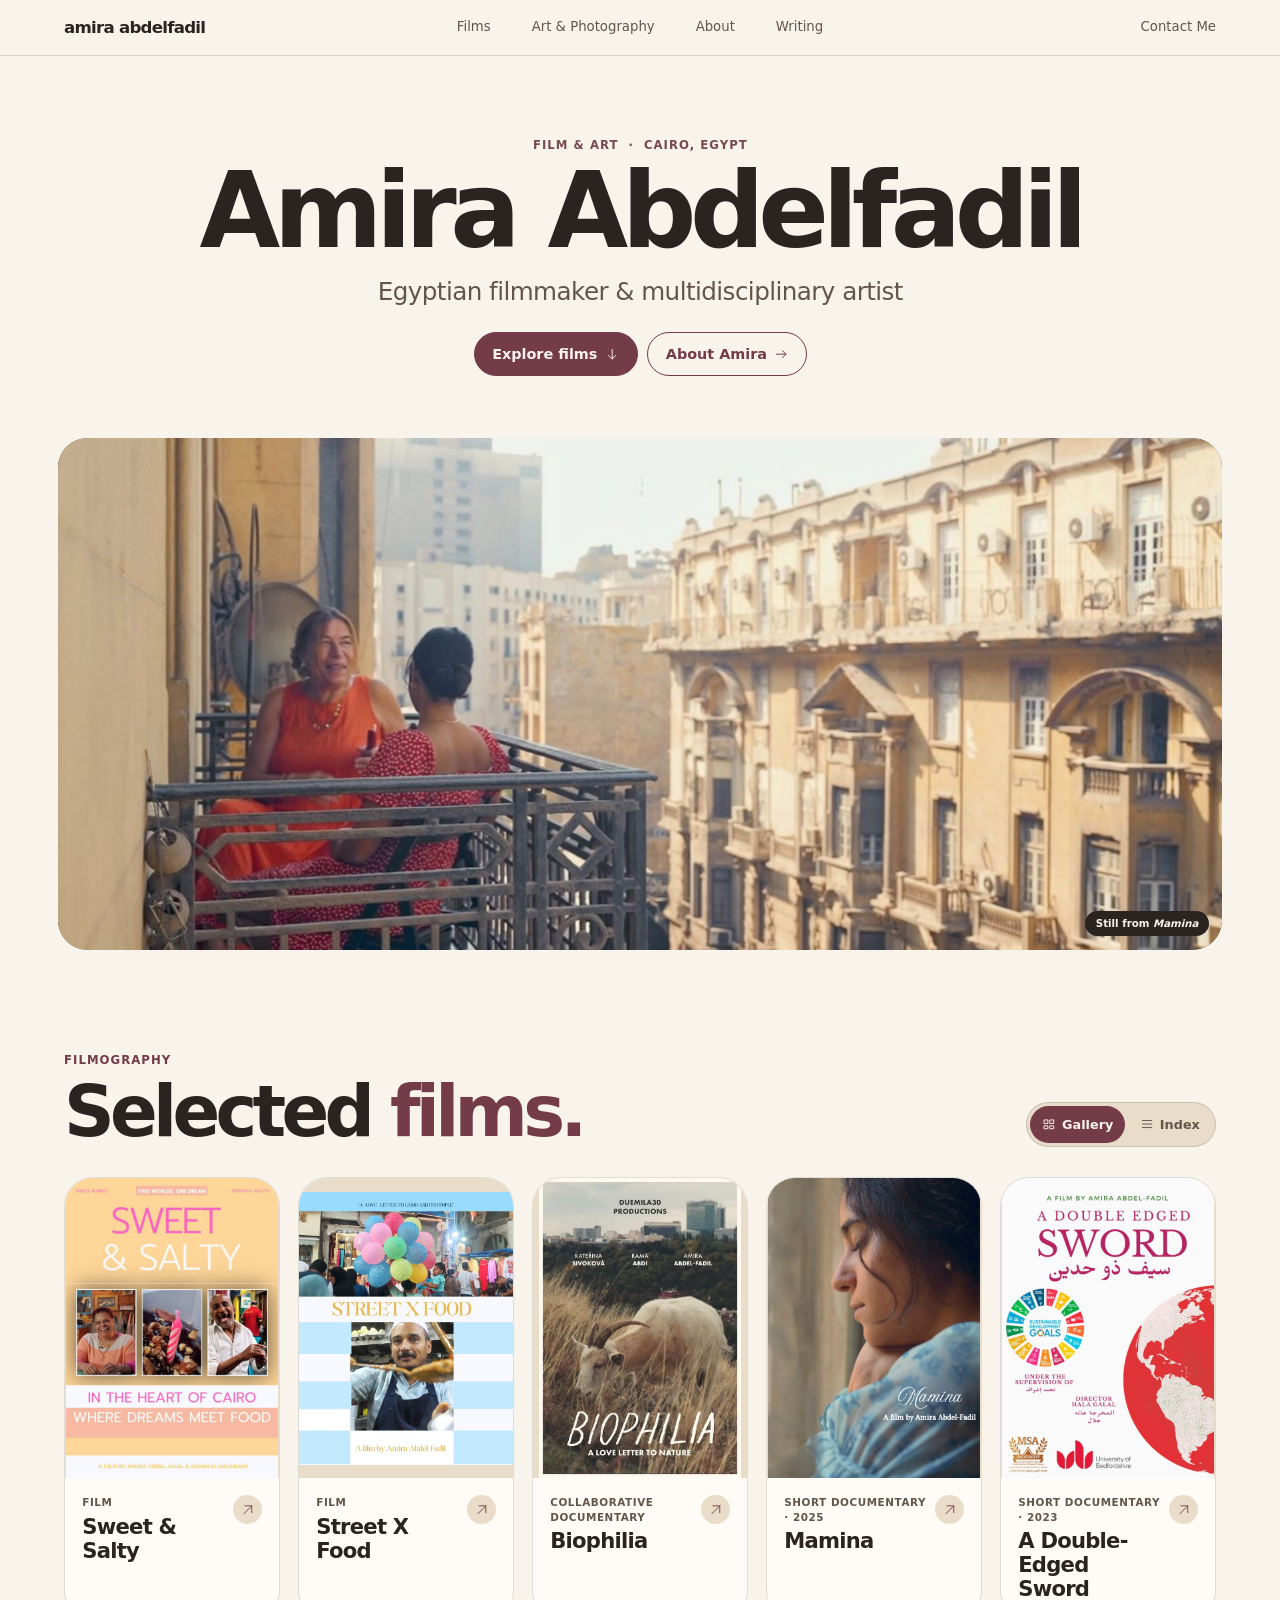
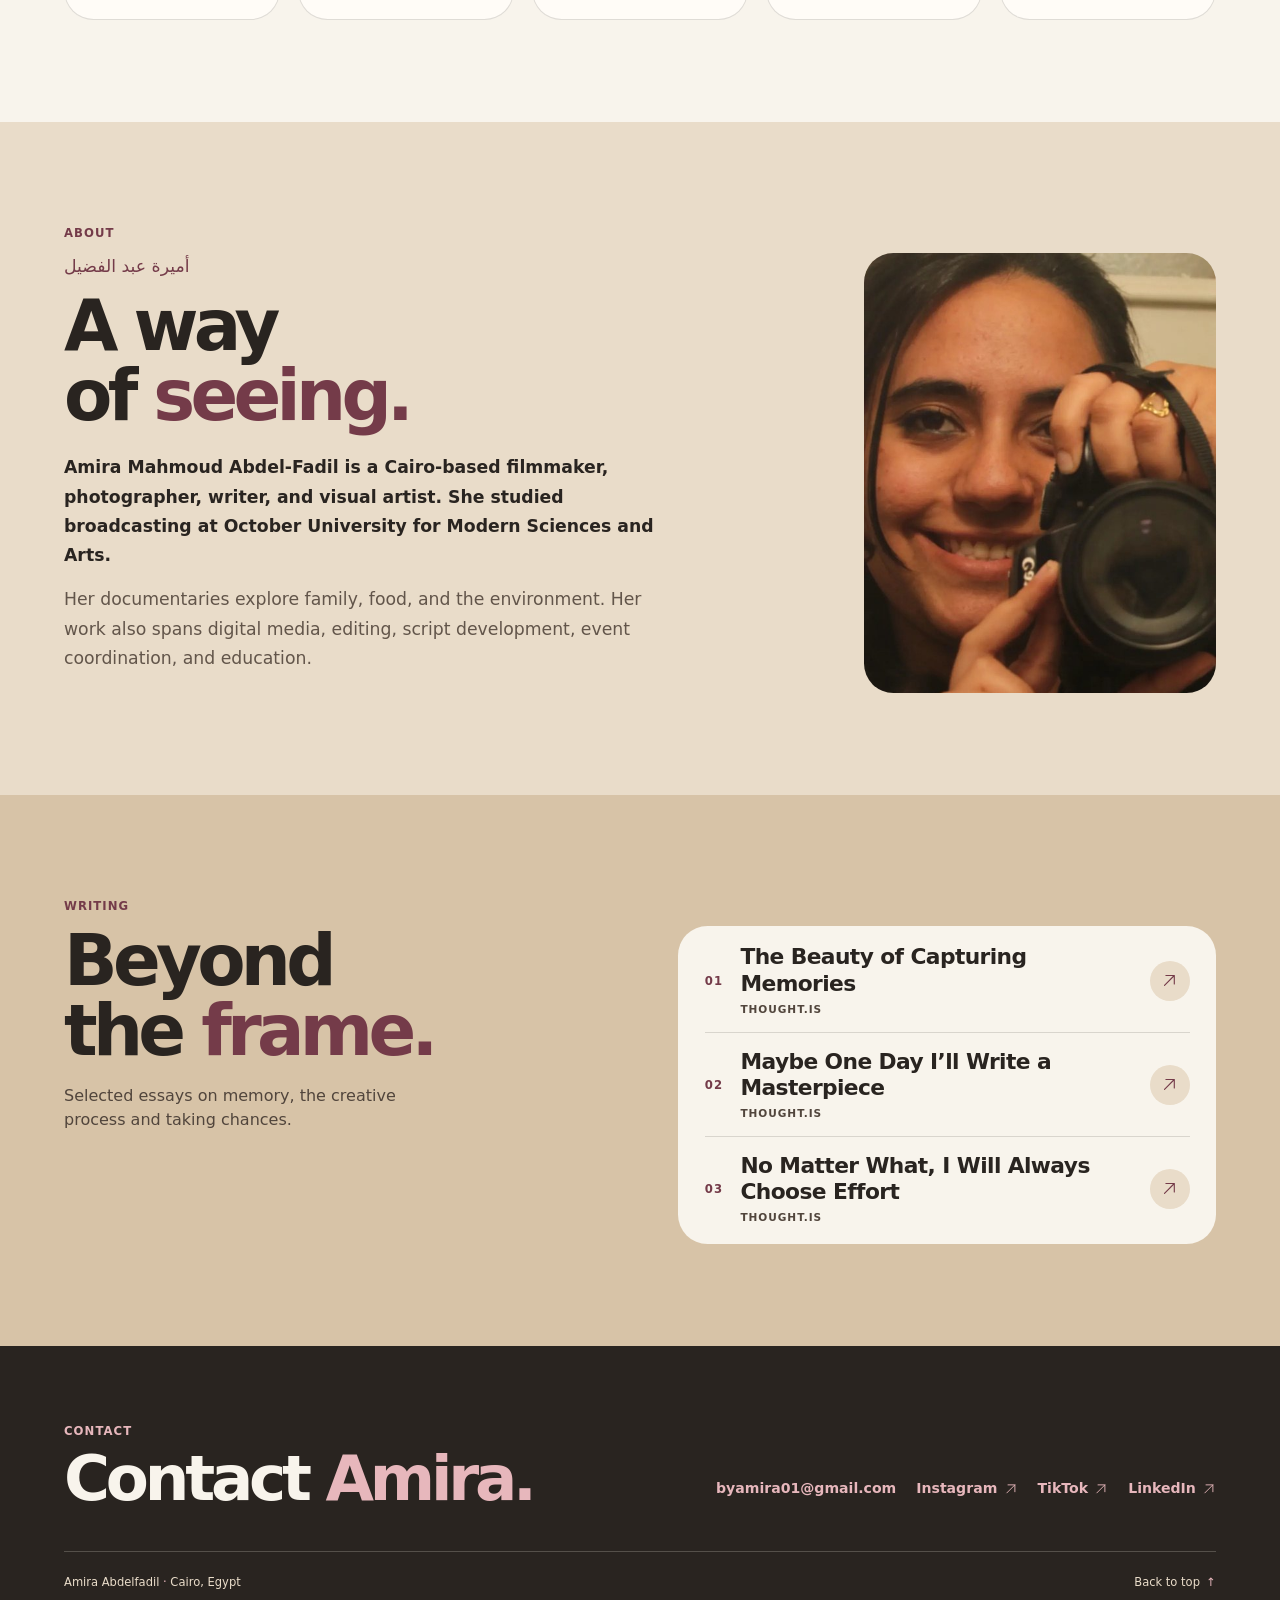
<file: index.html>
<!doctype html>
<html lang="en">
<head>
  <meta charset="utf-8">
  <meta name="viewport" content="width=device-width, initial-scale=1">
  <meta name="theme-color" content="#f8f4ec">
  <meta name="description" content="Selected films and writing by Amira Abdelfadil, an Egyptian filmmaker and multidisciplinary artist from Cairo.">
  <meta property="og:title" content="Amira Abdelfadil — Film & Art">
  <meta property="og:description" content="Selected films and writing by Amira Abdelfadil, filmmaker and multidisciplinary artist.">
  <meta property="og:image" content="https://supergreatwin.github.io/amira-portfolio/assets/mamina-02.jpg">
  <link rel="canonical" href="https://supergreatwin.github.io/amira-portfolio/">
  <link rel="stylesheet" href="home.css">
  <script src="home.js" defer></script>
  <title>Amira Abdelfadil — Film & Art</title>
</head>
<body>
  <a class="skip-link" href="#main">Skip to content</a>
  <svg class="symbols" xmlns="http://www.w3.org/2000/svg" aria-hidden="true">
    <symbol id="arrow-up-right" viewBox="0 0 24 24"><path d="M5 19 19 5M7 5h12v12"/></symbol>
    <symbol id="arrow-down" viewBox="0 0 24 24"><path d="M12 4v16m-6-6 6 6 6-6"/></symbol>
    <symbol id="arrow-right" viewBox="0 0 24 24"><path d="M4 12h16m-6-6 6 6-6 6"/></symbol>
    <symbol id="grid-icon" viewBox="0 0 24 24"><rect x="4" y="5" width="6" height="6"/><rect x="14" y="5" width="6" height="6"/><rect x="4" y="15" width="6" height="5"/><rect x="14" y="15" width="6" height="5"/></symbol>
    <symbol id="list-icon" viewBox="0 0 24 24"><path d="M4 6h16M4 12h16M4 18h16"/></symbol>
    <symbol id="close-icon" viewBox="0 0 24 24"><path d="m6 6 12 12M18 6 6 18"/></symbol>
  </svg>

  <header class="topbar">
    <a href="#top" class="brand" aria-label="amira abdelfadil, home">amira abdelfadil</a>
    <nav id="navigation-panel" aria-label="Primary">
      <a href="#work" class="nav-wide-only">Films</a>
      <a href="art.html">Art &amp; Photography</a>
      <a href="#about">About</a>
      <a href="#writing">Writing</a>
    </nav>
    <div class="nav-actions">
      <a class="topbar-end films-shortcut" href="#work">Films</a>
      <a class="topbar-end" href="#contact">Contact Me</a>
      <button class="menu-toggle" type="button" aria-label="Menu" aria-expanded="false" aria-controls="navigation-panel" hidden>
        <svg class="icon menu-lines" aria-hidden="true"><use href="#list-icon"/></svg>
        <svg class="icon menu-close" aria-hidden="true"><use href="#close-icon"/></svg>
      </button>
    </div>
    <div class="read-progress" aria-hidden="true"></div>
  </header>

  <main id="main" tabindex="-1">
    <section class="hero" id="top" aria-labelledby="hero-title">
      <div class="hero-content">
        <p class="eyebrow hero-kicker">Film &amp; art <span aria-hidden="true">·</span> Cairo, Egypt</p>
        <h1 id="hero-title">Amira Abdelfadil</h1>
        <p class="hero-intro">Egyptian filmmaker &amp; multidisciplinary artist</p>
        <div class="hero-actions">
          <a class="pill" href="#work">Explore films <svg class="icon" aria-hidden="true"><use href="#arrow-down"/></svg></a>
          <a class="pill pill-secondary" href="#about">About Amira <svg class="icon" aria-hidden="true"><use href="#arrow-right"/></svg></a>
        </div>
      </div>
      <figure class="hero-media">
        <picture class="hero-visual">
          <source media="(max-width: 640px)" srcset="assets/mamina-02-small.jpg">
          <img src="assets/mamina-02.jpg" alt="Two women talk on a balcony overlooking Cairo" width="1344" height="709" fetchpriority="high">
        </picture>
        <figcaption class="frame-credit">Still from <i>Mamina</i></figcaption>
      </figure>
    </section>

    <section class="section work" id="work" aria-labelledby="work-title">
      <div class="section-tag eyebrow">Filmography</div>
      <div class="section-heading">
        <h2 class="display" id="work-title">Selected <em>films.</em></h2>
        <div class="view-switch" role="group" aria-label="Filmography view" hidden>
          <button type="button" data-view="gallery" aria-pressed="true"><svg class="icon"><use href="#grid-icon"/></svg> Gallery</button>
          <button type="button" data-view="index" aria-pressed="false"><svg class="icon"><use href="#list-icon"/></svg> Index</button>
        </div>
      </div>
      <div class="film-grid" data-layout="gallery">
        <article class="film-card">
          <a href="#project-sweet-and-salty" data-project="sweet-and-salty" class="film-link" aria-labelledby="film-sweet-and-salty">
            <div class="film-image"><img src="assets/sweet-and-salty-poster.jpg" alt="" width="636" height="900" loading="lazy"><span class="film-no eyebrow" aria-hidden="true">01</span></div>
            <div class="film-caption"><div><p class="eyebrow">Film</p><h3 id="film-sweet-and-salty">Sweet &amp; Salty</h3></div><span class="icon-circle"><svg class="icon" aria-hidden="true"><use href="#arrow-up-right"/></svg></span></div>
          </a>
        </article>
        <article class="film-card">
          <a href="#project-street-x-food" data-project="street-x-food" class="film-link" aria-labelledby="film-street-x-food">
            <div class="film-image"><img src="assets/street-x-food-poster.jpg" alt="" width="707" height="900" loading="lazy"><span class="film-no eyebrow" aria-hidden="true">02</span></div>
            <div class="film-caption"><div><p class="eyebrow">Film</p><h3 id="film-street-x-food">Street X Food</h3></div><span class="icon-circle"><svg class="icon" aria-hidden="true"><use href="#arrow-up-right"/></svg></span></div>
          </a>
        </article>
        <article class="film-card">
          <a href="#project-biophilia" data-project="biophilia" class="film-link" aria-labelledby="film-biophilia">
            <div class="film-image"><img src="assets/biophilia-poster.jpg" alt="" width="607" height="900" loading="lazy"><span class="film-no eyebrow" aria-hidden="true">03</span></div>
            <div class="film-caption"><div><p class="eyebrow">Collaborative documentary</p><h3 id="film-biophilia">Biophilia</h3></div><span class="icon-circle"><svg class="icon" aria-hidden="true"><use href="#arrow-up-right"/></svg></span></div>
          </a>
        </article>
        <article class="film-card">
          <a href="#project-mamina" data-project="mamina" class="film-link" aria-labelledby="film-mamina">
            <div class="film-image"><img src="assets/mamina-poster.jpg" alt="" width="637" height="900" loading="lazy"><span class="film-no eyebrow" aria-hidden="true">04</span></div>
            <div class="film-caption"><div><p class="eyebrow">Short documentary · 2025</p><h3 id="film-mamina">Mamina</h3></div><span class="icon-circle"><svg class="icon" aria-hidden="true"><use href="#arrow-up-right"/></svg></span></div>
          </a>
        </article>
        <article class="film-card">
          <a href="#project-double-edged-sword" data-project="double-edged-sword" class="film-link" aria-labelledby="film-double-edged-sword">
            <div class="film-image"><img src="assets/double-edged-sword-poster.jpg" alt="" width="636" height="900" loading="lazy"><span class="film-no eyebrow" aria-hidden="true">05</span></div>
            <div class="film-caption"><div><p class="eyebrow">Short documentary · 2023</p><h3 id="film-double-edged-sword">A Double-Edged Sword</h3></div><span class="icon-circle"><svg class="icon" aria-hidden="true"><use href="#arrow-up-right"/></svg></span></div>
          </a>
        </article>
      </div>
      <div class="film-details">
        <article class="film-detail" id="project-sweet-and-salty">
          <div class="project-lead">
            <img class="project-poster" src="assets/sweet-and-salty-poster.jpg" alt="Sweet &amp; Salty poster" width="636" height="900" loading="lazy">
            <div class="dialog-copy">
              <p class="eyebrow">Film</p>
              <h3 tabindex="-1">Sweet &amp; Salty</h3>
              <h4>Synopsis</h4>
              <p>From the heart of Cairo, Nabil and Somaya are strangers pursuing dreams rooted in their love of food. Though their paths are different, their stories echo one another. Each navigates the delicate space between ambition and circumstance, shaped by memory, sacrifice, and the people who surround them.</p>
              <dl><div><dt>A film by</dt><dd>Amira Abdel-Fadil &amp; Sarah El Halawany</dd></div></dl>
            </div>
          </div>
        </article>
        <article class="film-detail" id="project-street-x-food">
          <div class="project-lead">
            <img class="project-poster" src="assets/street-x-food-poster.jpg" alt="Street X Food poster" width="707" height="900" loading="lazy">
            <div class="dialog-copy">
              <p class="eyebrow">Film</p>
              <h3 tabindex="-1">Street X Food</h3>
              <h4>Poster tagline</h4>
              <p>“A love letter to Cairo and its people.”</p>
              <dl><div><dt>A film by</dt><dd>Amira Abdel-Fadil</dd></div></dl>
            </div>
          </div>
          <div class="film-stills">
            <h4>Film stills</h4>
            <div class="still-grid">
              <img src="assets/street-x-food-01.jpg" alt="A pan of food at a street food stand" width="1120" height="573" loading="lazy">
              <img src="assets/street-x-food-02.jpg" alt="Two men seated in a market street" width="1120" height="571" loading="lazy">
              <img src="assets/street-x-food-03.jpg" alt="Birds perched along a steel structure against a blue sky" width="1120" height="573" loading="lazy">
              <img src="assets/street-x-food-04.jpg" alt="The Nile and a palm-lined bank in daylight" width="1120" height="574" loading="lazy">
            </div>
          </div>
        </article>
        <article class="film-detail" id="project-biophilia">
          <div class="project-lead">
            <img class="project-poster" src="assets/biophilia-poster.jpg" alt="Biophilia poster" width="607" height="900" loading="lazy">
            <div class="dialog-copy">
              <p class="eyebrow">Collaborative documentary · 29 min 53 sec</p>
              <h3 tabindex="-1">Biophilia</h3>
              <h4>Synopsis</h4>
              <p>In this increasingly fast-paced world, especially in big urban cities, everything is becoming man-made, and we indulge and indulge. Every once in a while, if we’re lucky enough, we get to turn the volume down and be humbled by the greatest artist: nature. It has the ability to remind us of what is real and natural amidst the noise. This is an open invitation to embrace the beauty of nature in urban spaces, notice what it can be despite endless urbanization, and become one with it. While everything manufactured can seem like a feat of genius, nature, too, deserves to be celebrated and embraced.</p>
              <dl><div><dt>Co-directors</dt><dd>Kateřina Sivoková, Rama Abdi &amp; Amira Abdel-Fadil</dd></div><div><dt>Production</dt><dd>Duemila30 Productions</dd></div></dl>
            </div>
          </div>
          <div class="film-stills">
            <h4>Film stills</h4>
            <div class="still-grid">
              <img src="assets/biophilia-01.jpg" alt="A tree and a green cart along an urban road" width="1120" height="563" loading="lazy">
              <img src="assets/biophilia-02.jpg" alt="A person in blue looking down a narrow city street" width="1120" height="652" loading="lazy">
              <img src="assets/biophilia-03.jpg" alt="A goat with a city in the distance" width="1120" height="630" loading="lazy">
            </div>
          </div>
        </article>
        <article class="film-detail" id="project-mamina">
          <div class="project-lead">
            <img class="project-poster" src="assets/mamina-poster.jpg" alt="Mamina poster" width="637" height="900" loading="lazy">
            <div class="dialog-copy">
              <p class="eyebrow">Short documentary · 2025</p>
              <h3 tabindex="-1">Mamina <span lang="ar" dir="rtl">مامينا</span></h3>
              <h4>Synopsis</h4>
              <p>Amira, a young woman deeply attached to her grandmother, is struggling to cope with her loss. Their bond was nurtured in her grandmother’s kitchen through cooking and sharing meals together. Now, without her grandmother’s abundant love, Amira feels lost and misses her terribly. As she grieves and searches for love in those around her, including her mother, and within herself, she begins to uncover what might be the key to moving forward despite the pain.</p>
              <dl><div><dt>Director &amp; writer</dt><dd>Amira Mahmoud Abdel-Fadil</dd></div><div><dt>Producer</dt><dd>IMS Nazra</dd></div><div><dt>Cinematography</dt><dd>Menna Ahmed</dd></div><div><dt>Editing</dt><dd>Hisham Abdelrazek</dd></div><div><dt>Sound design &amp; mixing</dt><dd>Mohab Ezz</dd></div></dl>
              <div class="dialog-links"><a class="line-link" href="https://collab.sundance.org/catalog/Mamina-2026-01-28-044318">Sundance Collab preview <svg class="icon" aria-hidden="true"><use href="#arrow-up-right"/></svg></a></div>
            </div>
          </div>
          <div class="film-stills">
            <h4>Film stills</h4>
            <div class="still-grid">
              <img src="assets/mamina-01.jpg" alt="A pot and pan on a kitchen stove" width="1120" height="578" loading="lazy">
              <img src="assets/mamina-02.jpg" alt="Two women talk on a balcony overlooking Cairo" width="1344" height="709" loading="lazy">
              <img src="assets/mamina-03.jpg" alt="Two people in bright clothes lying in grass" width="1120" height="624" loading="lazy">
            </div>
          </div>
        </article>
        <article class="film-detail" id="project-double-edged-sword">
          <div class="project-lead">
            <img class="project-poster" src="assets/double-edged-sword-poster.jpg" alt="A Double-Edged Sword poster" width="636" height="900" loading="lazy">
            <div class="dialog-copy">
              <p class="eyebrow">Short documentary · 2023 · 13 min 15 sec</p>
              <h3 tabindex="-1">A Double-Edged Sword <span lang="ar" dir="rtl">سيف ذو حدين</span></h3>
              <h4>Synopsis</h4>
              <p>A short documentary about food waste in the food chain and its link to climate change and hunger.</p>
              <dl><div><dt>Director, producer, cinematographer &amp; editor</dt><dd>Amira Abdel-Fadil</dd></div><div><dt>Co-writers</dt><dd>Amira Abdel-Fadil &amp; Magda Baraka</dd></div><div><dt>Sound design &amp; mixing</dt><dd>Amira Abdel-Fadil &amp; Khaled Saleh</dd></div><div><dt>Cast</dt><dd>Magda Baraka</dd></div></dl>
            </div>
          </div>
          <div class="film-stills">
            <h4>Film stills</h4>
            <div class="still-grid">
              <img src="assets/double-edged-sword-01.jpg" alt="A person in a red shirt lying in grass" width="1120" height="653" loading="lazy">
              <img src="assets/double-edged-sword-02.jpg" alt="A person working among rows of crops" width="1120" height="648" loading="lazy">
              <img src="assets/double-edged-sword-03.jpg" alt="Cattle in a dry field" width="1120" height="662" loading="lazy">
            </div>
          </div>
        </article>
      </div>
    </section>

    <section class="section about" id="about" aria-labelledby="about-title">
      <div class="section-tag eyebrow">About</div>
      <div class="about-grid">
        <div class="about-title">
          <p lang="ar" dir="rtl" class="arabic-name">أميرة عبد الفضيل</p>
          <h2 class="display" id="about-title">A way of <em>seeing.</em></h2>
        </div>
        <div class="about-copy">
          <p>Amira Mahmoud Abdel-Fadil is a Cairo-based filmmaker, photographer, writer, and visual artist. She studied broadcasting at October University for Modern Sciences and Arts.</p>
          <p>Her documentaries explore family, food, and the environment. Her work also spans digital media, editing, script development, event coordination, and education.</p>
        </div>
        <img class="about-portrait" src="assets/amira-portrait.jpg" alt="Amira holding a camera" width="540" height="720" loading="lazy">
      </div>
    </section>

    <section class="section writing" id="writing" aria-labelledby="writing-title">
      <div class="section-tag eyebrow">Writing</div>
      <div class="writing-grid">
        <div><h2 class="display" id="writing-title">Beyond the <em>frame.</em></h2><p class="section-deck">Selected essays on memory, the creative process and taking chances.</p></div>
        <div class="essay-list">
          <a class="essay" href="https://thought.is/the-beauty-of-capturing-memories/"><span class="eyebrow">01</span><span><strong>The Beauty of Capturing Memories</strong><span class="eyebrow">Thought.is</span></span><span class="icon-circle"><svg class="icon"><use href="#arrow-up-right"/></svg></span></a>
          <a class="essay" href="https://thought.is/maybe-one-day-ill-write-a-masterpiece/"><span class="eyebrow">02</span><span><strong>Maybe One Day I’ll Write a Masterpiece</strong><span class="eyebrow">Thought.is</span></span><span class="icon-circle"><svg class="icon"><use href="#arrow-up-right"/></svg></span></a>
          <a class="essay" href="https://thought.is/no-matter-what-i-will-always-choose-effort/"><span class="eyebrow">03</span><span><strong>No Matter What, I Will Always Choose Effort</strong><span class="eyebrow">Thought.is</span></span><span class="icon-circle"><svg class="icon"><use href="#arrow-up-right"/></svg></span></a>
        </div>
      </div>
    </section>
  </main>

  <footer class="section footer" id="contact" aria-labelledby="contact-title">
    <div class="section-tag eyebrow">Contact</div>
    <div class="footer-main" id="elsewhere">
      <h2 class="display" id="contact-title">Contact <em>Amira.</em></h2>
      <div class="footer-links">
        <a class="line-link" href="mailto:byamira01@gmail.com">byamira01@gmail.com</a>
        <a class="line-link" href="https://www.instagram.com/amiraabdelfadil/">Instagram <svg class="icon" aria-hidden="true"><use href="#arrow-up-right"/></svg></a>
        <a class="line-link" href="https://www.tiktok.com/@byamiramero?lang=en-GB">TikTok <svg class="icon" aria-hidden="true"><use href="#arrow-up-right"/></svg></a>
        <a class="line-link" href="https://www.linkedin.com/in/amira-a-4a9b73113/">LinkedIn <svg class="icon" aria-hidden="true"><use href="#arrow-up-right"/></svg></a>
      </div>
    </div>
    <div class="footer-base eyebrow"><span>Amira Abdelfadil <span class="mid-dot">·</span> Cairo, Egypt</span><a href="#top">Back to top <span aria-hidden="true">↑</span></a></div>
  </footer>

  <dialog class="project-dialog" aria-labelledby="project-title">
    <div class="dialog-bar eyebrow"><span>Selected films <span class="dialog-count"></span></span><button type="button" class="icon-circle" data-close aria-label="Close film details"><svg class="icon"><use href="#close-icon"/></svg></button></div>
    <div class="dialog-content"></div>
    <div class="dialog-bottom"><button type="button" data-step="-1" class="line-link"><span aria-hidden="true">←</span> Previous film</button><a class="line-link project-page" href="film-sweet-and-salty.html">Film page</a><button type="button" data-step="1" class="line-link">Next film <span aria-hidden="true">→</span></button></div>
  </dialog>

</body>
</html>
</file>
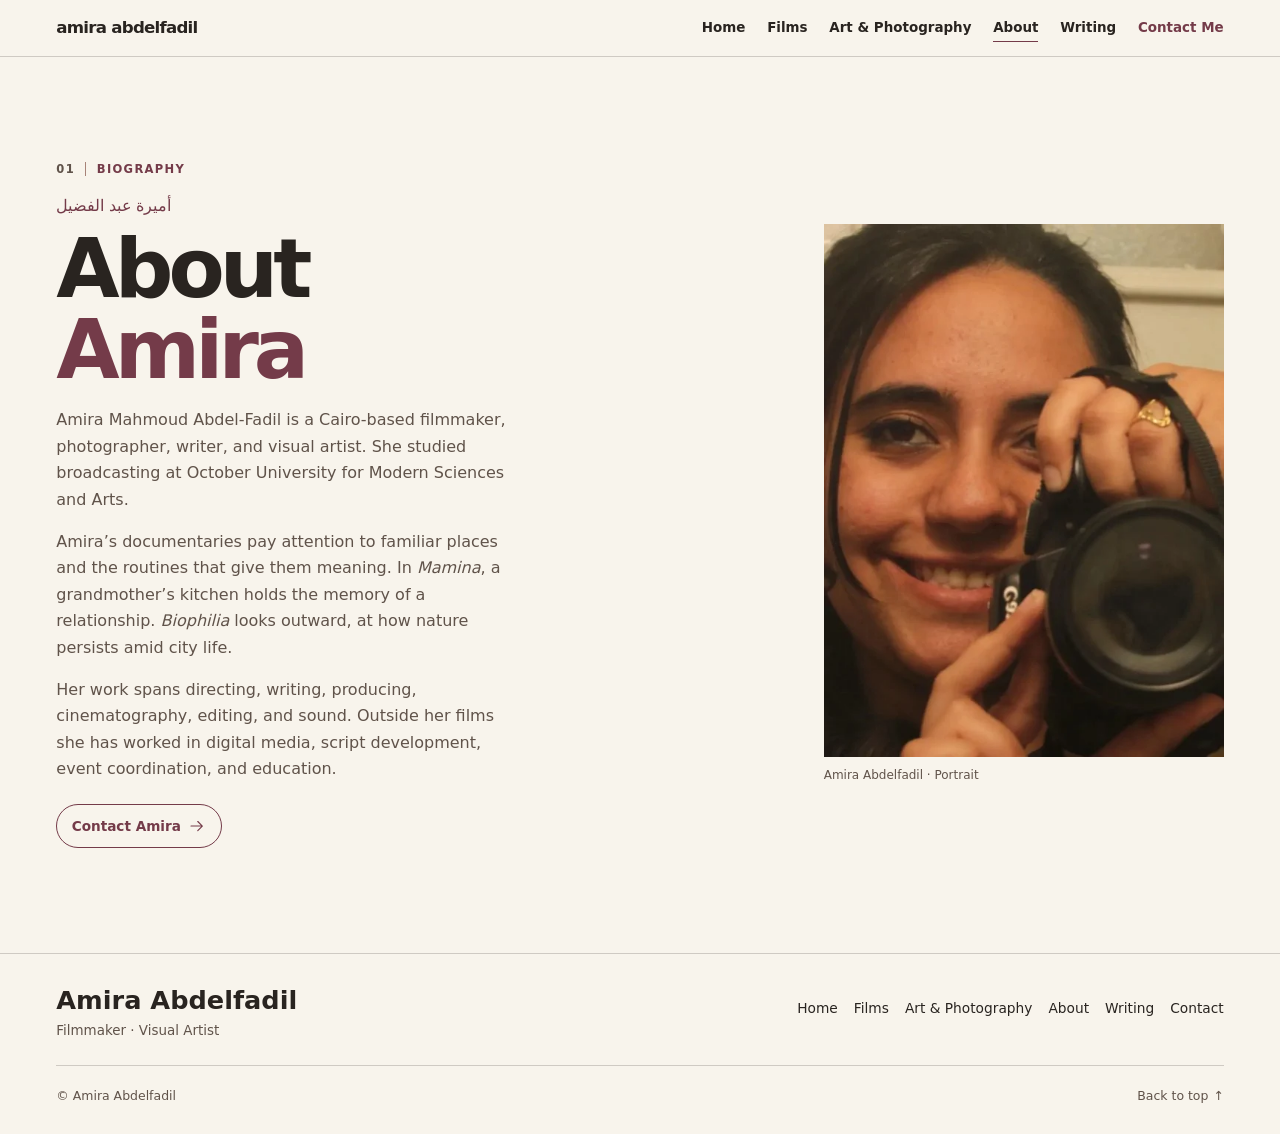
<file: about.html>
<!doctype html>
<html lang="en" dir="ltr">
<head>
  <meta charset="utf-8">
  <meta name="viewport" content="width=device-width, initial-scale=1">
  <meta name="theme-color" content="#f8f4ec">
  <title>About | Amira Abdelfadil</title>
  <meta name="description" content="About Cairo-based filmmaker, photographer, writer, and visual artist Amira Abdelfadil.">
  <link rel="canonical" href="https://supergreatwin.github.io/amira-portfolio/about.html">
  <meta property="og:type" content="website">
  <meta property="og:locale" content="en_US">
  <meta property="og:url" content="https://supergreatwin.github.io/amira-portfolio/about.html">
  <meta property="og:title" content="About | Amira Abdelfadil">
  <meta property="og:description" content="About Cairo-based filmmaker, photographer, writer, and visual artist Amira Abdelfadil.">
  <meta property="og:image" content="https://supergreatwin.github.io/amira-portfolio/assets/mamina-02.jpg">
  <meta property="og:image:alt" content="Two women talk on a balcony overlooking Cairo">
  <meta name="twitter:card" content="summary_large_image">
  <link rel="stylesheet" href="style.css?v=6268190207d0">
  <script src="site.js?v=b0a4cb719ae1" defer></script>
  <script type="application/ld+json">{"@context":"https://schema.org","url":"https://supergreatwin.github.io/amira-portfolio/","@type":"Person","@id":"https://supergreatwin.github.io/amira-portfolio/#amira","name":"Amira Abdelfadil","image":"https://supergreatwin.github.io/amira-portfolio/assets/amira-portrait.jpg","jobTitle":"Filmmaker and visual artist","sameAs":["https://www.instagram.com/amiraabdelfadil/","https://www.tiktok.com/@byamiramero?lang=en-GB","https://www.linkedin.com/in/amira-a-4a9b73113/"]}</script>
</head>
<body id="top">
  <a class="skip-link" href="#main">Skip to content</a>
  <svg class="symbols" xmlns="http://www.w3.org/2000/svg" aria-hidden="true">
  <symbol id="arrow-external" viewBox="0 0 24 24"><path d="M6 18 18 6M7 6h11v11"/></symbol>
  <symbol id="arrow-right" viewBox="0 0 24 24"><path d="M4 12h15m-6-6 6 6-6 6"/></symbol>
  <symbol id="arrow-left" viewBox="0 0 24 24"><path d="M20 12H5m6-6-6 6 6 6"/></symbol>
  <symbol id="close-icon" viewBox="0 0 24 24"><path d="m6 6 12 12M18 6 6 18"/></symbol>
  <symbol id="expand-icon" viewBox="0 0 24 24"><path d="M9 4H4v5m11-5h5v5M4 15v5h5m11-5v5h-5"/></symbol>
  <symbol id="instagram" viewBox="0 0 24 24"><rect x="3" y="3" width="18" height="18" rx="5"/><circle cx="12" cy="12" r="4"/><circle class="icon-fill" cx="17.4" cy="6.7" r="1"/></symbol>
  <symbol id="tiktok" viewBox="0 0 24 24"><path class="icon-fill" d="M14 2h3c.4 2.3 1.8 3.7 4 4v3.2c-1.5 0-2.8-.4-4-1.2v7.1a6 6 0 1 1-6-6v3.2a2.9 2.9 0 1 0 2.9 2.8z"/></symbol>
  <symbol id="linkedin" viewBox="0 0 24 24"><rect x="3" y="3" width="18" height="18" rx="2"/><path d="M8 10v7m4 0v-7m0 3a2.5 2.5 0 0 1 5 0v4"/><circle class="icon-fill" cx="8" cy="7" r=".9"/></symbol>
</svg>
  <header class="topbar"><div class="shell nav-inner">
    <a class="brand" href="index.html" aria-label="Amira Abdelfadil, home">amira abdelfadil</a>
    <div class="nav-actions"><nav class="nav-shortcuts" aria-label="Quick links"><a href="index.html#work">Films</a><a href="contact.html" class="nav-contact">Contact Me</a></nav><button class="menu-toggle" type="button" aria-label="Menu" aria-expanded="false" aria-controls="navigation-panel" hidden><span class="menu-icon" aria-hidden="true"><span></span><span></span><span></span></span></button></div>
    <div class="nav-panel" id="navigation-panel"><div><nav aria-label="Primary"><a href="index.html#top">Home</a><a href="index.html#work" class="nav-wide-only">Films</a><a href="art.html">Art &amp; Photography</a><a href="about.html" aria-current="page">About</a><a href="writing.html">Writing</a><a href="contact.html" class="nav-contact nav-wide-only">Contact Me</a></nav></div></div>
  </div><div class="read-progress" aria-hidden="true"></div></header>
  <main id="main" tabindex="-1">
  <section class="shell section inner-page editorial-grid about-page"><div><p class="section-tag"><span aria-hidden="true">01</span>Biography</p><p class="arabic-kicker" lang="ar" dir="rtl">أميرة عبد الفضيل</p><h1>About <em>Amira</em></h1><div class="prose"><p>Amira Mahmoud Abdel-Fadil is a Cairo-based filmmaker, photographer, writer, and visual artist. She studied broadcasting at October University for Modern Sciences and Arts.</p><p>Amira’s documentaries pay attention to familiar places and the routines that give them meaning. In <i>Mamina</i>, a grandmother’s kitchen holds the memory of a relationship. <i>Biophilia</i> looks outward, at how nature persists amid city life.</p><p>Her work spans directing, writing, producing, cinematography, editing, and sound. Outside her films she has worked in digital media, script development, event coordination, and education.</p></div><div class="actions"><a class="pill" href="contact.html">Contact Amira <svg class="icon" aria-hidden="true"><use href="#arrow-right"/></svg></a></div></div><figure><picture><source type="image/webp" srcset="assets/optimized/amira-portrait-480.webp 480w, assets/optimized/amira-portrait.webp 540w" sizes="(max-width: 640px) 100vw, 50vw"><img src="assets/amira-portrait.jpg" width="540" height="720" alt="Amira holding a camera" fetchpriority="high"></picture><figcaption>Amira Abdelfadil · Portrait</figcaption></figure></section>
  </main>
  <footer class="footer"><div class="shell footer-inner">
    <div><p class="footer-name">Amira Abdelfadil</p><p>Filmmaker · Visual Artist</p></div>
    <nav aria-label="Footer"><a href="index.html#top">Home</a><a href="index.html#work">Films</a><a href="art.html">Art &amp; Photography</a><a href="about.html" aria-current="page">About</a><a href="writing.html">Writing</a><a href="contact.html" class="nav-contact">Contact</a></nav>
    <div class="footer-base"><span>© Amira Abdelfadil</span><a href="#top">Back to top <span aria-hidden="true">↑</span></a></div>
  </div></footer>
  <dialog class="lightbox" aria-labelledby="lightbox-title">
  <div class="lightbox-toolbar"><h2 id="lightbox-title">Image viewer</h2><p class="lightbox-count" aria-live="polite"></p><button class="round-button" type="button" data-close aria-label="Close image viewer"><svg class="icon" aria-hidden="true"><use href="#close-icon"/></svg></button></div>
  <div class="lightbox-stage"><button class="round-button" type="button" data-step="-1" aria-label="Previous image"><svg class="icon" aria-hidden="true"><use href="#arrow-left"/></svg></button><figure><img alt="" draggable="false"><figcaption></figcaption></figure><button class="round-button" type="button" data-step="1" aria-label="Next image"><svg class="icon" aria-hidden="true"><use href="#arrow-right"/></svg></button></div>
</dialog>
</body>
</html>
</file>
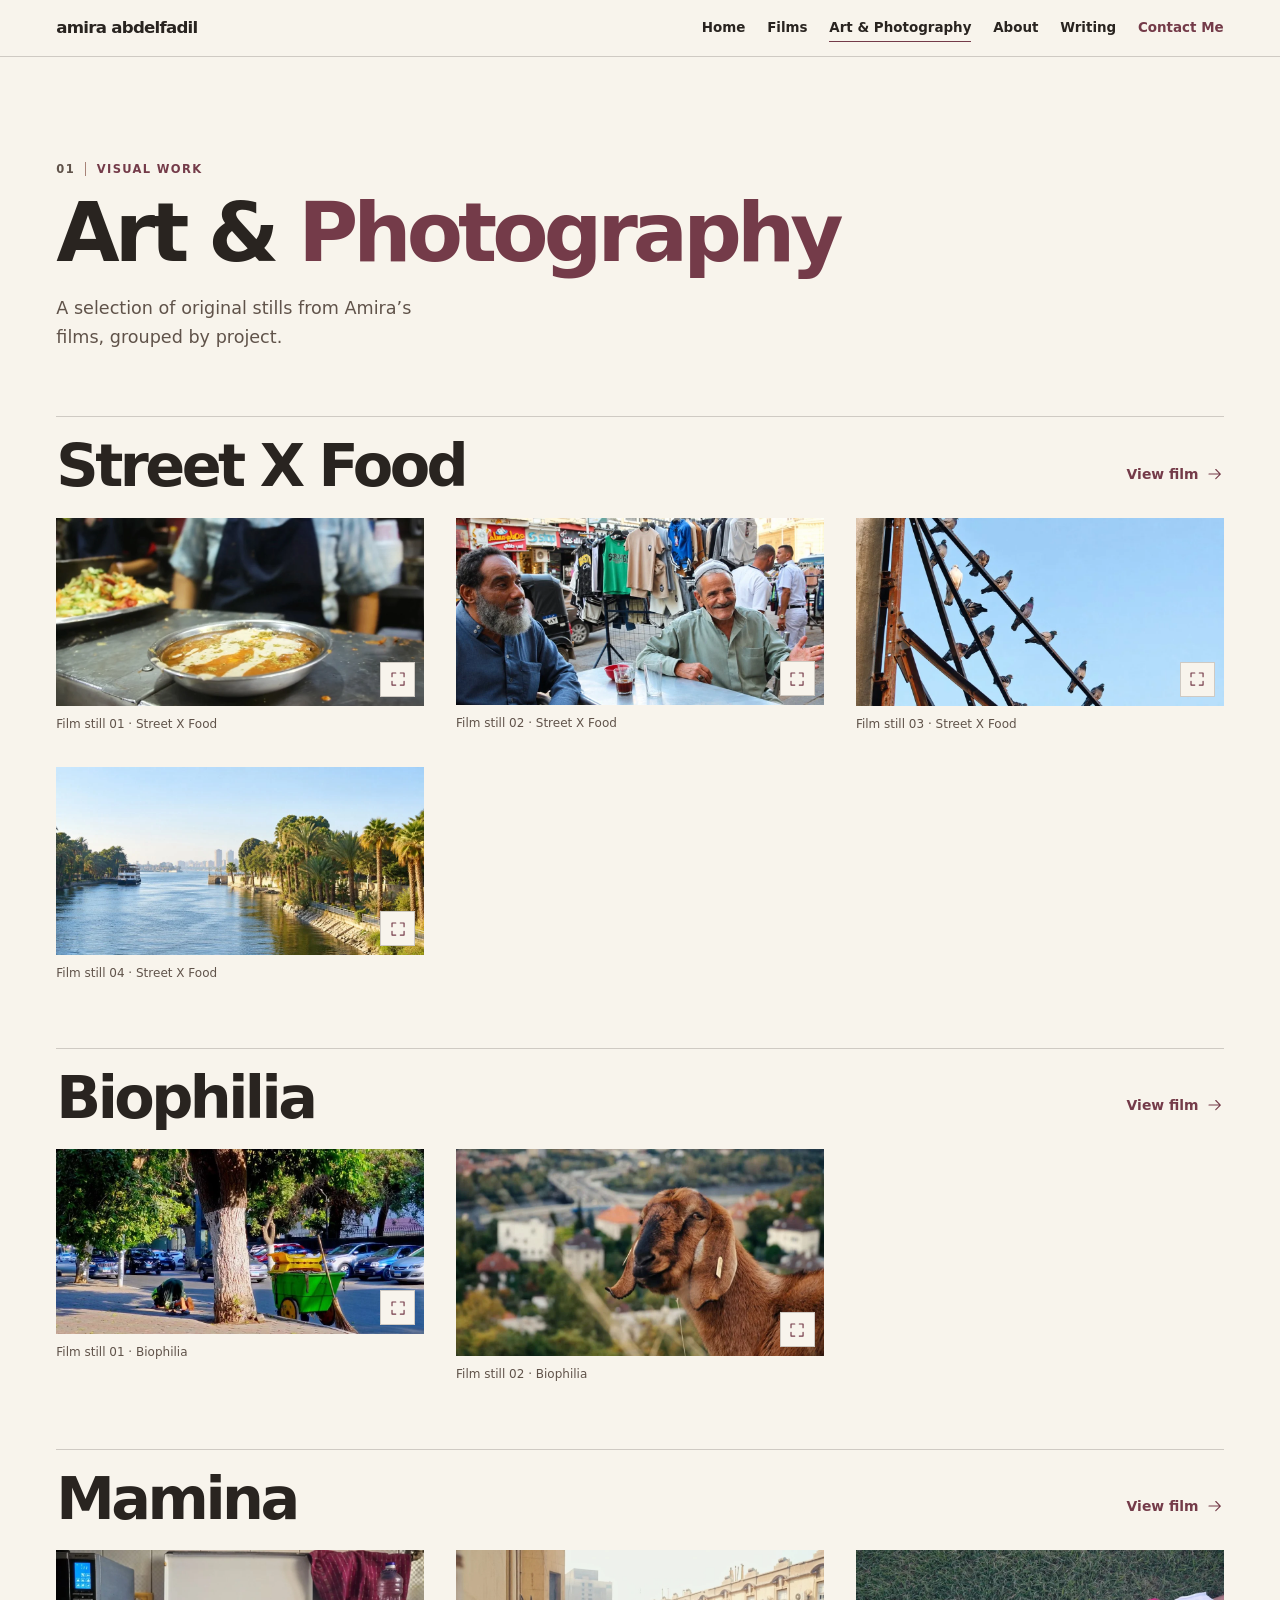
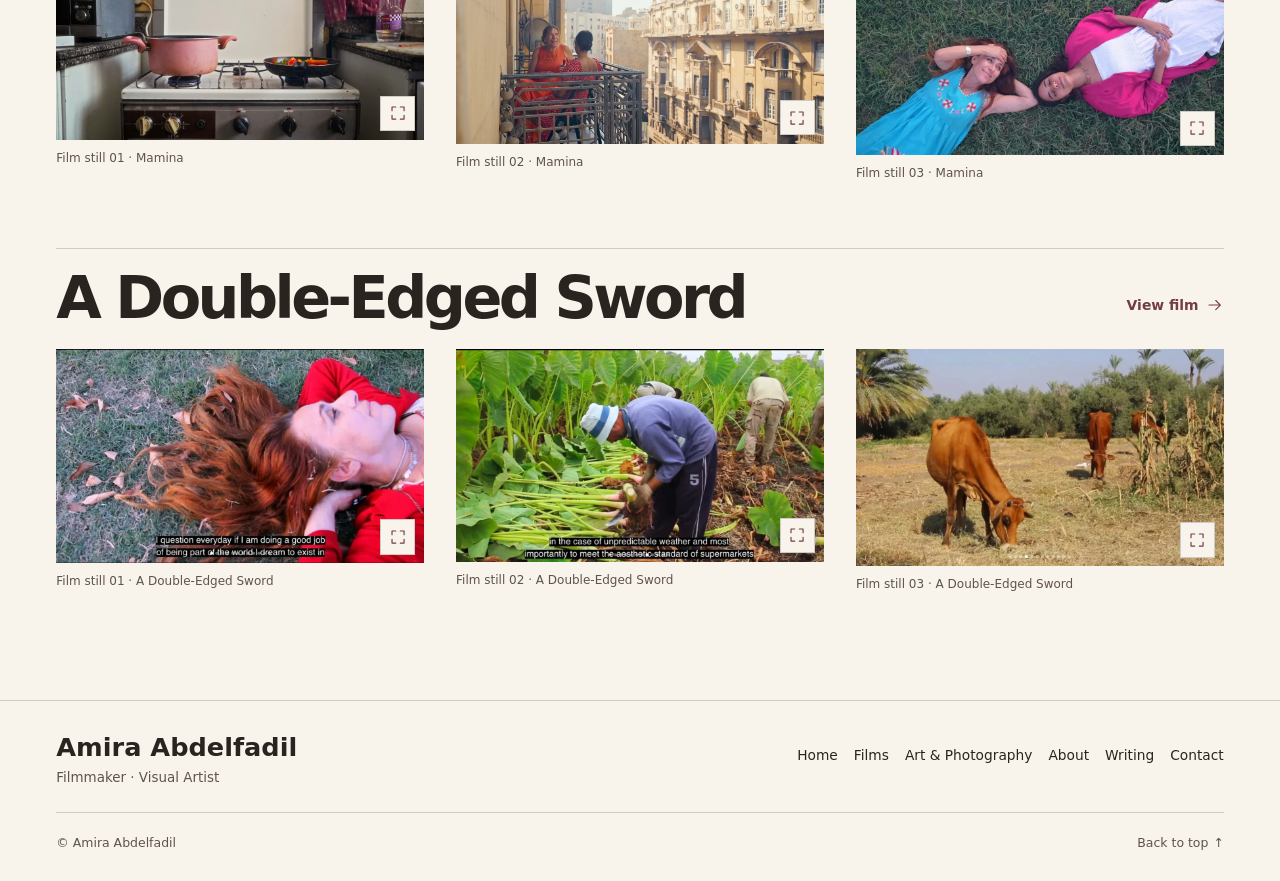
<file: art.html>
<!doctype html>
<html lang="en" dir="ltr">
<head>
  <meta charset="utf-8">
  <meta name="viewport" content="width=device-width, initial-scale=1">
  <meta name="theme-color" content="#f8f4ec">
  <title>Art &amp; Photography | Amira Abdelfadil</title>
  <meta name="description" content="Original film stills from the work of filmmaker and visual artist Amira Abdelfadil.">
  <link rel="canonical" href="https://supergreatwin.github.io/amira-portfolio/art.html">
  <meta property="og:type" content="website">
  <meta property="og:locale" content="en_US">
  <meta property="og:url" content="https://supergreatwin.github.io/amira-portfolio/art.html">
  <meta property="og:title" content="Art &amp; Photography | Amira Abdelfadil">
  <meta property="og:description" content="Original film stills from the work of filmmaker and visual artist Amira Abdelfadil.">
  <meta property="og:image" content="https://supergreatwin.github.io/amira-portfolio/assets/mamina-02.jpg">
  <meta property="og:image:alt" content="Two women talk on a balcony overlooking Cairo">
  <meta name="twitter:card" content="summary_large_image">
  <link rel="stylesheet" href="style.css?v=6268190207d0">
  <script src="site.js?v=b0a4cb719ae1" defer></script>
  
</head>
<body id="top">
  <a class="skip-link" href="#main">Skip to content</a>
  <svg class="symbols" xmlns="http://www.w3.org/2000/svg" aria-hidden="true">
  <symbol id="arrow-external" viewBox="0 0 24 24"><path d="M6 18 18 6M7 6h11v11"/></symbol>
  <symbol id="arrow-right" viewBox="0 0 24 24"><path d="M4 12h15m-6-6 6 6-6 6"/></symbol>
  <symbol id="arrow-left" viewBox="0 0 24 24"><path d="M20 12H5m6-6-6 6 6 6"/></symbol>
  <symbol id="close-icon" viewBox="0 0 24 24"><path d="m6 6 12 12M18 6 6 18"/></symbol>
  <symbol id="expand-icon" viewBox="0 0 24 24"><path d="M9 4H4v5m11-5h5v5M4 15v5h5m11-5v5h-5"/></symbol>
  <symbol id="instagram" viewBox="0 0 24 24"><rect x="3" y="3" width="18" height="18" rx="5"/><circle cx="12" cy="12" r="4"/><circle class="icon-fill" cx="17.4" cy="6.7" r="1"/></symbol>
  <symbol id="tiktok" viewBox="0 0 24 24"><path class="icon-fill" d="M14 2h3c.4 2.3 1.8 3.7 4 4v3.2c-1.5 0-2.8-.4-4-1.2v7.1a6 6 0 1 1-6-6v3.2a2.9 2.9 0 1 0 2.9 2.8z"/></symbol>
  <symbol id="linkedin" viewBox="0 0 24 24"><rect x="3" y="3" width="18" height="18" rx="2"/><path d="M8 10v7m4 0v-7m0 3a2.5 2.5 0 0 1 5 0v4"/><circle class="icon-fill" cx="8" cy="7" r=".9"/></symbol>
</svg>
  <header class="topbar"><div class="shell nav-inner">
    <a class="brand" href="index.html" aria-label="Amira Abdelfadil, home">amira abdelfadil</a>
    <div class="nav-actions"><nav class="nav-shortcuts" aria-label="Quick links"><a href="index.html#work">Films</a><a href="contact.html" class="nav-contact">Contact Me</a></nav><button class="menu-toggle" type="button" aria-label="Menu" aria-expanded="false" aria-controls="navigation-panel" hidden><span class="menu-icon" aria-hidden="true"><span></span><span></span><span></span></span></button></div>
    <div class="nav-panel" id="navigation-panel"><div><nav aria-label="Primary"><a href="index.html#top">Home</a><a href="index.html#work" class="nav-wide-only">Films</a><a href="art.html" aria-current="page">Art &amp; Photography</a><a href="about.html">About</a><a href="writing.html">Writing</a><a href="contact.html" class="nav-contact nav-wide-only">Contact Me</a></nav></div></div>
  </div><div class="read-progress" aria-hidden="true"></div></header>
  <main id="main" tabindex="-1">
  <section class="shell section inner-page"><p class="section-tag"><span aria-hidden="true">01</span>Visual work</p><h1>Art &amp; <em>Photography</em></h1><p class="section-intro">A selection of original stills from Amira’s films, grouped by project.</p><section class="visual-group" aria-labelledby="visual-street-x-food"><div class="section-heading"><h2 id="visual-street-x-food">Street X Food</h2><a class="line-link" href="film-street-x-food.html">View film <svg class="icon" aria-hidden="true"><use href="#arrow-right"/></svg></a></div><div class="gallery-grid"><figure><a class="image-link" href="assets/street-x-food-01.jpg" data-lightbox="street-x-food" data-caption="Film still 01 · Street X Food" data-width="1120" data-height="573" aria-label="Enlarge image: A pan of food at a street food stand"><picture><source type="image/webp" srcset="assets/optimized/street-x-food-01-480.webp 480w, assets/optimized/street-x-food-01.webp 1120w" sizes="(max-width: 640px) 100vw, 50vw"><img src="assets/street-x-food-01.jpg" width="1120" height="573" alt="A pan of food at a street food stand" loading="lazy" decoding="async"></picture><span class="image-expand"><svg class="icon" aria-hidden="true"><use href="#expand-icon"/></svg></span></a><figcaption>Film still 01 · Street X Food</figcaption></figure><figure><a class="image-link" href="assets/street-x-food-02.jpg" data-lightbox="street-x-food" data-caption="Film still 02 · Street X Food" data-width="1120" data-height="571" aria-label="Enlarge image: Two men seated in a market street"><picture><source type="image/webp" srcset="assets/optimized/street-x-food-02-480.webp 480w, assets/optimized/street-x-food-02.webp 1120w" sizes="(max-width: 640px) 100vw, 50vw"><img src="assets/street-x-food-02.jpg" width="1120" height="571" alt="Two men seated in a market street" loading="lazy" decoding="async"></picture><span class="image-expand"><svg class="icon" aria-hidden="true"><use href="#expand-icon"/></svg></span></a><figcaption>Film still 02 · Street X Food</figcaption></figure><figure><a class="image-link" href="assets/street-x-food-03.jpg" data-lightbox="street-x-food" data-caption="Film still 03 · Street X Food" data-width="1120" data-height="573" aria-label="Enlarge image: Birds perched along a steel structure against a blue sky"><picture><source type="image/webp" srcset="assets/optimized/street-x-food-03-480.webp 480w, assets/optimized/street-x-food-03.webp 1120w" sizes="(max-width: 640px) 100vw, 50vw"><img src="assets/street-x-food-03.jpg" width="1120" height="573" alt="Birds perched along a steel structure against a blue sky" loading="lazy" decoding="async"></picture><span class="image-expand"><svg class="icon" aria-hidden="true"><use href="#expand-icon"/></svg></span></a><figcaption>Film still 03 · Street X Food</figcaption></figure><figure><a class="image-link" href="assets/street-x-food-04.jpg" data-lightbox="street-x-food" data-caption="Film still 04 · Street X Food" data-width="1120" data-height="574" aria-label="Enlarge image: The Nile and a palm-lined bank in daylight"><picture><source type="image/webp" srcset="assets/optimized/street-x-food-04-480.webp 480w, assets/optimized/street-x-food-04.webp 1120w" sizes="(max-width: 640px) 100vw, 50vw"><img src="assets/street-x-food-04.jpg" width="1120" height="574" alt="The Nile and a palm-lined bank in daylight" loading="lazy" decoding="async"></picture><span class="image-expand"><svg class="icon" aria-hidden="true"><use href="#expand-icon"/></svg></span></a><figcaption>Film still 04 · Street X Food</figcaption></figure></div></section><section class="visual-group" aria-labelledby="visual-biophilia"><div class="section-heading"><h2 id="visual-biophilia">Biophilia</h2><a class="line-link" href="film-biophilia.html">View film <svg class="icon" aria-hidden="true"><use href="#arrow-right"/></svg></a></div><div class="gallery-grid"><figure><a class="image-link" href="assets/biophilia-01.jpg" data-lightbox="biophilia" data-caption="Film still 01 · Biophilia" data-width="1120" data-height="563" aria-label="Enlarge image: A tree and a green cart along an urban road"><picture><source type="image/webp" srcset="assets/optimized/biophilia-01-480.webp 480w, assets/optimized/biophilia-01.webp 1120w" sizes="(max-width: 640px) 100vw, 50vw"><img src="assets/biophilia-01.jpg" width="1120" height="563" alt="A tree and a green cart along an urban road" loading="lazy" decoding="async"></picture><span class="image-expand"><svg class="icon" aria-hidden="true"><use href="#expand-icon"/></svg></span></a><figcaption>Film still 01 · Biophilia</figcaption></figure><figure><a class="image-link" href="assets/biophilia-03.jpg" data-lightbox="biophilia" data-caption="Film still 02 · Biophilia" data-width="1120" data-height="630" aria-label="Enlarge image: A goat with a city in the distance"><picture><source type="image/webp" srcset="assets/optimized/biophilia-03-480.webp 480w, assets/optimized/biophilia-03.webp 1120w" sizes="(max-width: 640px) 100vw, 50vw"><img src="assets/biophilia-03.jpg" width="1120" height="630" alt="A goat with a city in the distance" loading="lazy" decoding="async"></picture><span class="image-expand"><svg class="icon" aria-hidden="true"><use href="#expand-icon"/></svg></span></a><figcaption>Film still 02 · Biophilia</figcaption></figure></div></section><section class="visual-group" aria-labelledby="visual-mamina"><div class="section-heading"><h2 id="visual-mamina">Mamina</h2><a class="line-link" href="film-mamina.html">View film <svg class="icon" aria-hidden="true"><use href="#arrow-right"/></svg></a></div><div class="gallery-grid"><figure><a class="image-link" href="assets/mamina-01.jpg" data-lightbox="mamina" data-caption="Film still 01 · Mamina" data-width="1120" data-height="578" aria-label="Enlarge image: A pot and pan on a kitchen stove"><picture><source type="image/webp" srcset="assets/optimized/mamina-01-480.webp 480w, assets/optimized/mamina-01.webp 1120w" sizes="(max-width: 640px) 100vw, 50vw"><img src="assets/mamina-01.jpg" width="1120" height="578" alt="A pot and pan on a kitchen stove" loading="lazy" decoding="async"></picture><span class="image-expand"><svg class="icon" aria-hidden="true"><use href="#expand-icon"/></svg></span></a><figcaption>Film still 01 · Mamina</figcaption></figure><figure><a class="image-link" href="assets/mamina-02.jpg" data-lightbox="mamina" data-caption="Film still 02 · Mamina" data-width="1344" data-height="709" aria-label="Enlarge image: Two women talk on a balcony overlooking Cairo"><picture><source type="image/webp" srcset="assets/optimized/mamina-02-480.webp 480w, assets/optimized/mamina-02.webp 1344w" sizes="(max-width: 640px) 100vw, 50vw"><img src="assets/mamina-02.jpg" width="1344" height="709" alt="Two women talk on a balcony overlooking Cairo" loading="lazy" decoding="async"></picture><span class="image-expand"><svg class="icon" aria-hidden="true"><use href="#expand-icon"/></svg></span></a><figcaption>Film still 02 · Mamina</figcaption></figure><figure><a class="image-link" href="assets/mamina-03.jpg" data-lightbox="mamina" data-caption="Film still 03 · Mamina" data-width="1120" data-height="624" aria-label="Enlarge image: Two people in bright clothes lying in grass"><picture><source type="image/webp" srcset="assets/optimized/mamina-03-480.webp 480w, assets/optimized/mamina-03.webp 1120w" sizes="(max-width: 640px) 100vw, 50vw"><img src="assets/mamina-03.jpg" width="1120" height="624" alt="Two people in bright clothes lying in grass" loading="lazy" decoding="async"></picture><span class="image-expand"><svg class="icon" aria-hidden="true"><use href="#expand-icon"/></svg></span></a><figcaption>Film still 03 · Mamina</figcaption></figure></div></section><section class="visual-group" aria-labelledby="visual-double-edged-sword"><div class="section-heading"><h2 id="visual-double-edged-sword">A Double-Edged Sword</h2><a class="line-link" href="film-double-edged-sword.html">View film <svg class="icon" aria-hidden="true"><use href="#arrow-right"/></svg></a></div><div class="gallery-grid"><figure><a class="image-link" href="assets/double-edged-sword-01.jpg" data-lightbox="double-edged-sword" data-caption="Film still 01 · A Double-Edged Sword" data-width="1120" data-height="653" aria-label="Enlarge image: A person in a red shirt lying in grass"><picture><source type="image/webp" srcset="assets/optimized/double-edged-sword-01-480.webp 480w, assets/optimized/double-edged-sword-01.webp 1120w" sizes="(max-width: 640px) 100vw, 50vw"><img src="assets/double-edged-sword-01.jpg" width="1120" height="653" alt="A person in a red shirt lying in grass" loading="lazy" decoding="async"></picture><span class="image-expand"><svg class="icon" aria-hidden="true"><use href="#expand-icon"/></svg></span></a><figcaption>Film still 01 · A Double-Edged Sword</figcaption></figure><figure><a class="image-link" href="assets/double-edged-sword-02.jpg" data-lightbox="double-edged-sword" data-caption="Film still 02 · A Double-Edged Sword" data-width="1120" data-height="648" aria-label="Enlarge image: A person working among rows of crops"><picture><source type="image/webp" srcset="assets/optimized/double-edged-sword-02-480.webp 480w, assets/optimized/double-edged-sword-02.webp 1120w" sizes="(max-width: 640px) 100vw, 50vw"><img src="assets/double-edged-sword-02.jpg" width="1120" height="648" alt="A person working among rows of crops" loading="lazy" decoding="async"></picture><span class="image-expand"><svg class="icon" aria-hidden="true"><use href="#expand-icon"/></svg></span></a><figcaption>Film still 02 · A Double-Edged Sword</figcaption></figure><figure><a class="image-link" href="assets/double-edged-sword-03.jpg" data-lightbox="double-edged-sword" data-caption="Film still 03 · A Double-Edged Sword" data-width="1120" data-height="662" aria-label="Enlarge image: Cattle in a dry field"><picture><source type="image/webp" srcset="assets/optimized/double-edged-sword-03-480.webp 480w, assets/optimized/double-edged-sword-03.webp 1120w" sizes="(max-width: 640px) 100vw, 50vw"><img src="assets/double-edged-sword-03.jpg" width="1120" height="662" alt="Cattle in a dry field" loading="lazy" decoding="async"></picture><span class="image-expand"><svg class="icon" aria-hidden="true"><use href="#expand-icon"/></svg></span></a><figcaption>Film still 03 · A Double-Edged Sword</figcaption></figure></div></section></section>
  </main>
  <footer class="footer"><div class="shell footer-inner">
    <div><p class="footer-name">Amira Abdelfadil</p><p>Filmmaker · Visual Artist</p></div>
    <nav aria-label="Footer"><a href="index.html#top">Home</a><a href="index.html#work">Films</a><a href="art.html" aria-current="page">Art &amp; Photography</a><a href="about.html">About</a><a href="writing.html">Writing</a><a href="contact.html" class="nav-contact">Contact</a></nav>
    <div class="footer-base"><span>© Amira Abdelfadil</span><a href="#top">Back to top <span aria-hidden="true">↑</span></a></div>
  </div></footer>
  <dialog class="lightbox" aria-labelledby="lightbox-title">
  <div class="lightbox-toolbar"><h2 id="lightbox-title">Image viewer</h2><p class="lightbox-count" aria-live="polite"></p><button class="round-button" type="button" data-close aria-label="Close image viewer"><svg class="icon" aria-hidden="true"><use href="#close-icon"/></svg></button></div>
  <div class="lightbox-stage"><button class="round-button" type="button" data-step="-1" aria-label="Previous image"><svg class="icon" aria-hidden="true"><use href="#arrow-left"/></svg></button><figure><img alt="" draggable="false"><figcaption></figcaption></figure><button class="round-button" type="button" data-step="1" aria-label="Next image"><svg class="icon" aria-hidden="true"><use href="#arrow-right"/></svg></button></div>
</dialog>
</body>
</html>
</file>
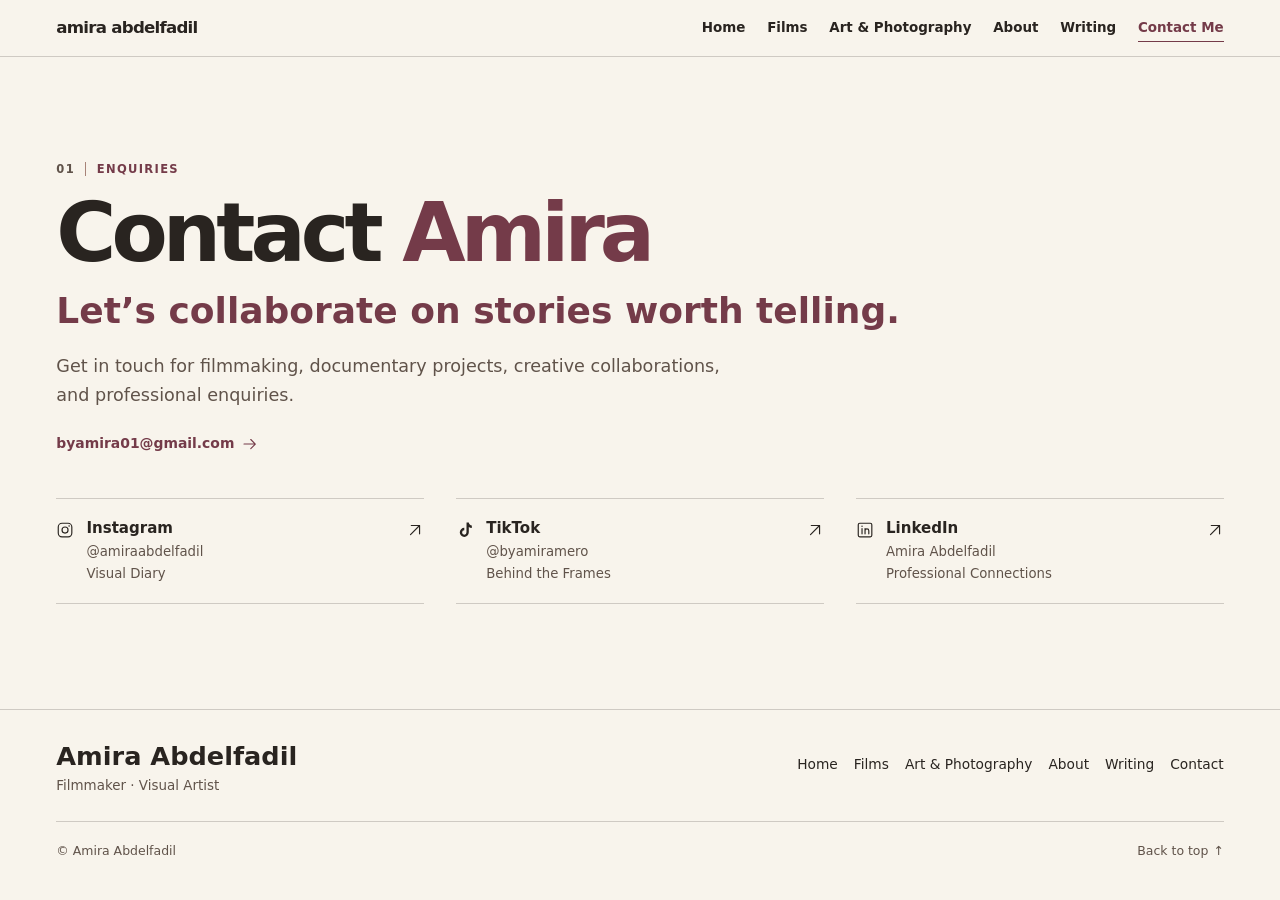
<file: contact.html>
<!doctype html>
<html lang="en" dir="ltr">
<head>
  <meta charset="utf-8">
  <meta name="viewport" content="width=device-width, initial-scale=1">
  <meta name="theme-color" content="#f8f4ec">
  <title>Contact | Amira Abdelfadil</title>
  <meta name="description" content="Contact filmmaker and visual artist Amira Abdelfadil by email or through her official social profiles.">
  <link rel="canonical" href="https://supergreatwin.github.io/amira-portfolio/contact.html">
  <meta property="og:type" content="website">
  <meta property="og:locale" content="en_US">
  <meta property="og:url" content="https://supergreatwin.github.io/amira-portfolio/contact.html">
  <meta property="og:title" content="Contact | Amira Abdelfadil">
  <meta property="og:description" content="Contact filmmaker and visual artist Amira Abdelfadil by email or through her official social profiles.">
  <meta property="og:image" content="https://supergreatwin.github.io/amira-portfolio/assets/mamina-02.jpg">
  <meta property="og:image:alt" content="Two women talk on a balcony overlooking Cairo">
  <meta name="twitter:card" content="summary_large_image">
  <link rel="stylesheet" href="style.css?v=6268190207d0">
  <script src="site.js?v=b0a4cb719ae1" defer></script>
  
</head>
<body id="top">
  <a class="skip-link" href="#main">Skip to content</a>
  <svg class="symbols" xmlns="http://www.w3.org/2000/svg" aria-hidden="true">
  <symbol id="arrow-external" viewBox="0 0 24 24"><path d="M6 18 18 6M7 6h11v11"/></symbol>
  <symbol id="arrow-right" viewBox="0 0 24 24"><path d="M4 12h15m-6-6 6 6-6 6"/></symbol>
  <symbol id="arrow-left" viewBox="0 0 24 24"><path d="M20 12H5m6-6-6 6 6 6"/></symbol>
  <symbol id="close-icon" viewBox="0 0 24 24"><path d="m6 6 12 12M18 6 6 18"/></symbol>
  <symbol id="expand-icon" viewBox="0 0 24 24"><path d="M9 4H4v5m11-5h5v5M4 15v5h5m11-5v5h-5"/></symbol>
  <symbol id="instagram" viewBox="0 0 24 24"><rect x="3" y="3" width="18" height="18" rx="5"/><circle cx="12" cy="12" r="4"/><circle class="icon-fill" cx="17.4" cy="6.7" r="1"/></symbol>
  <symbol id="tiktok" viewBox="0 0 24 24"><path class="icon-fill" d="M14 2h3c.4 2.3 1.8 3.7 4 4v3.2c-1.5 0-2.8-.4-4-1.2v7.1a6 6 0 1 1-6-6v3.2a2.9 2.9 0 1 0 2.9 2.8z"/></symbol>
  <symbol id="linkedin" viewBox="0 0 24 24"><rect x="3" y="3" width="18" height="18" rx="2"/><path d="M8 10v7m4 0v-7m0 3a2.5 2.5 0 0 1 5 0v4"/><circle class="icon-fill" cx="8" cy="7" r=".9"/></symbol>
</svg>
  <header class="topbar"><div class="shell nav-inner">
    <a class="brand" href="index.html" aria-label="Amira Abdelfadil, home">amira abdelfadil</a>
    <div class="nav-actions"><nav class="nav-shortcuts" aria-label="Quick links"><a href="index.html#work">Films</a><a href="contact.html" class="nav-contact" aria-current="page">Contact Me</a></nav><button class="menu-toggle" type="button" aria-label="Menu" aria-expanded="false" aria-controls="navigation-panel" hidden><span class="menu-icon" aria-hidden="true"><span></span><span></span><span></span></span></button></div>
    <div class="nav-panel" id="navigation-panel"><div><nav aria-label="Primary"><a href="index.html#top">Home</a><a href="index.html#work" class="nav-wide-only">Films</a><a href="art.html">Art &amp; Photography</a><a href="about.html">About</a><a href="writing.html">Writing</a><a href="contact.html" class="nav-contact nav-wide-only" aria-current="page">Contact Me</a></nav></div></div>
  </div><div class="read-progress" aria-hidden="true"></div></header>
  <main id="main" tabindex="-1">
  <section class="shell section inner-page contact-page"><p class="section-tag"><span aria-hidden="true">01</span>Enquiries</p><h1>Contact <em>Amira</em></h1><p class="contact-lead">Let’s collaborate on stories worth telling.</p><p class="section-intro">Get in touch for filmmaking, documentary projects, creative collaborations, and professional enquiries.</p><a class="line-link contact-email" href="mailto:byamira01@gmail.com">byamira01@gmail.com <svg class="icon" aria-hidden="true"><use href="#arrow-right"/></svg></a><ul class="social-profiles" aria-label="Official social profiles"><li><a href="https://www.instagram.com/amiraabdelfadil/" target="_blank" rel="noopener noreferrer"><svg class="icon" aria-hidden="true"><use href="#instagram"/></svg><span><strong>Instagram</strong><span>@amiraabdelfadil</span><small>Visual Diary</small></span><svg class="icon" aria-hidden="true"><use href="#arrow-external"/></svg></a></li><li><a href="https://www.tiktok.com/@byamiramero?lang=en-GB" target="_blank" rel="noopener noreferrer"><svg class="icon" aria-hidden="true"><use href="#tiktok"/></svg><span><strong>TikTok</strong><span>@byamiramero</span><small>Behind the Frames</small></span><svg class="icon" aria-hidden="true"><use href="#arrow-external"/></svg></a></li><li><a href="https://www.linkedin.com/in/amira-a-4a9b73113/" target="_blank" rel="noopener noreferrer"><svg class="icon" aria-hidden="true"><use href="#linkedin"/></svg><span><strong>LinkedIn</strong><span>Amira Abdelfadil</span><small>Professional Connections</small></span><svg class="icon" aria-hidden="true"><use href="#arrow-external"/></svg></a></li></ul></section>
  </main>
  <footer class="footer"><div class="shell footer-inner">
    <div><p class="footer-name">Amira Abdelfadil</p><p>Filmmaker · Visual Artist</p></div>
    <nav aria-label="Footer"><a href="index.html#top">Home</a><a href="index.html#work">Films</a><a href="art.html">Art &amp; Photography</a><a href="about.html">About</a><a href="writing.html">Writing</a><a href="contact.html" class="nav-contact" aria-current="page">Contact</a></nav>
    <div class="footer-base"><span>© Amira Abdelfadil</span><a href="#top">Back to top <span aria-hidden="true">↑</span></a></div>
  </div></footer>
  <dialog class="lightbox" aria-labelledby="lightbox-title">
  <div class="lightbox-toolbar"><h2 id="lightbox-title">Image viewer</h2><p class="lightbox-count" aria-live="polite"></p><button class="round-button" type="button" data-close aria-label="Close image viewer"><svg class="icon" aria-hidden="true"><use href="#close-icon"/></svg></button></div>
  <div class="lightbox-stage"><button class="round-button" type="button" data-step="-1" aria-label="Previous image"><svg class="icon" aria-hidden="true"><use href="#arrow-left"/></svg></button><figure><img alt="" draggable="false"><figcaption></figcaption></figure><button class="round-button" type="button" data-step="1" aria-label="Next image"><svg class="icon" aria-hidden="true"><use href="#arrow-right"/></svg></button></div>
</dialog>
</body>
</html>
</file>
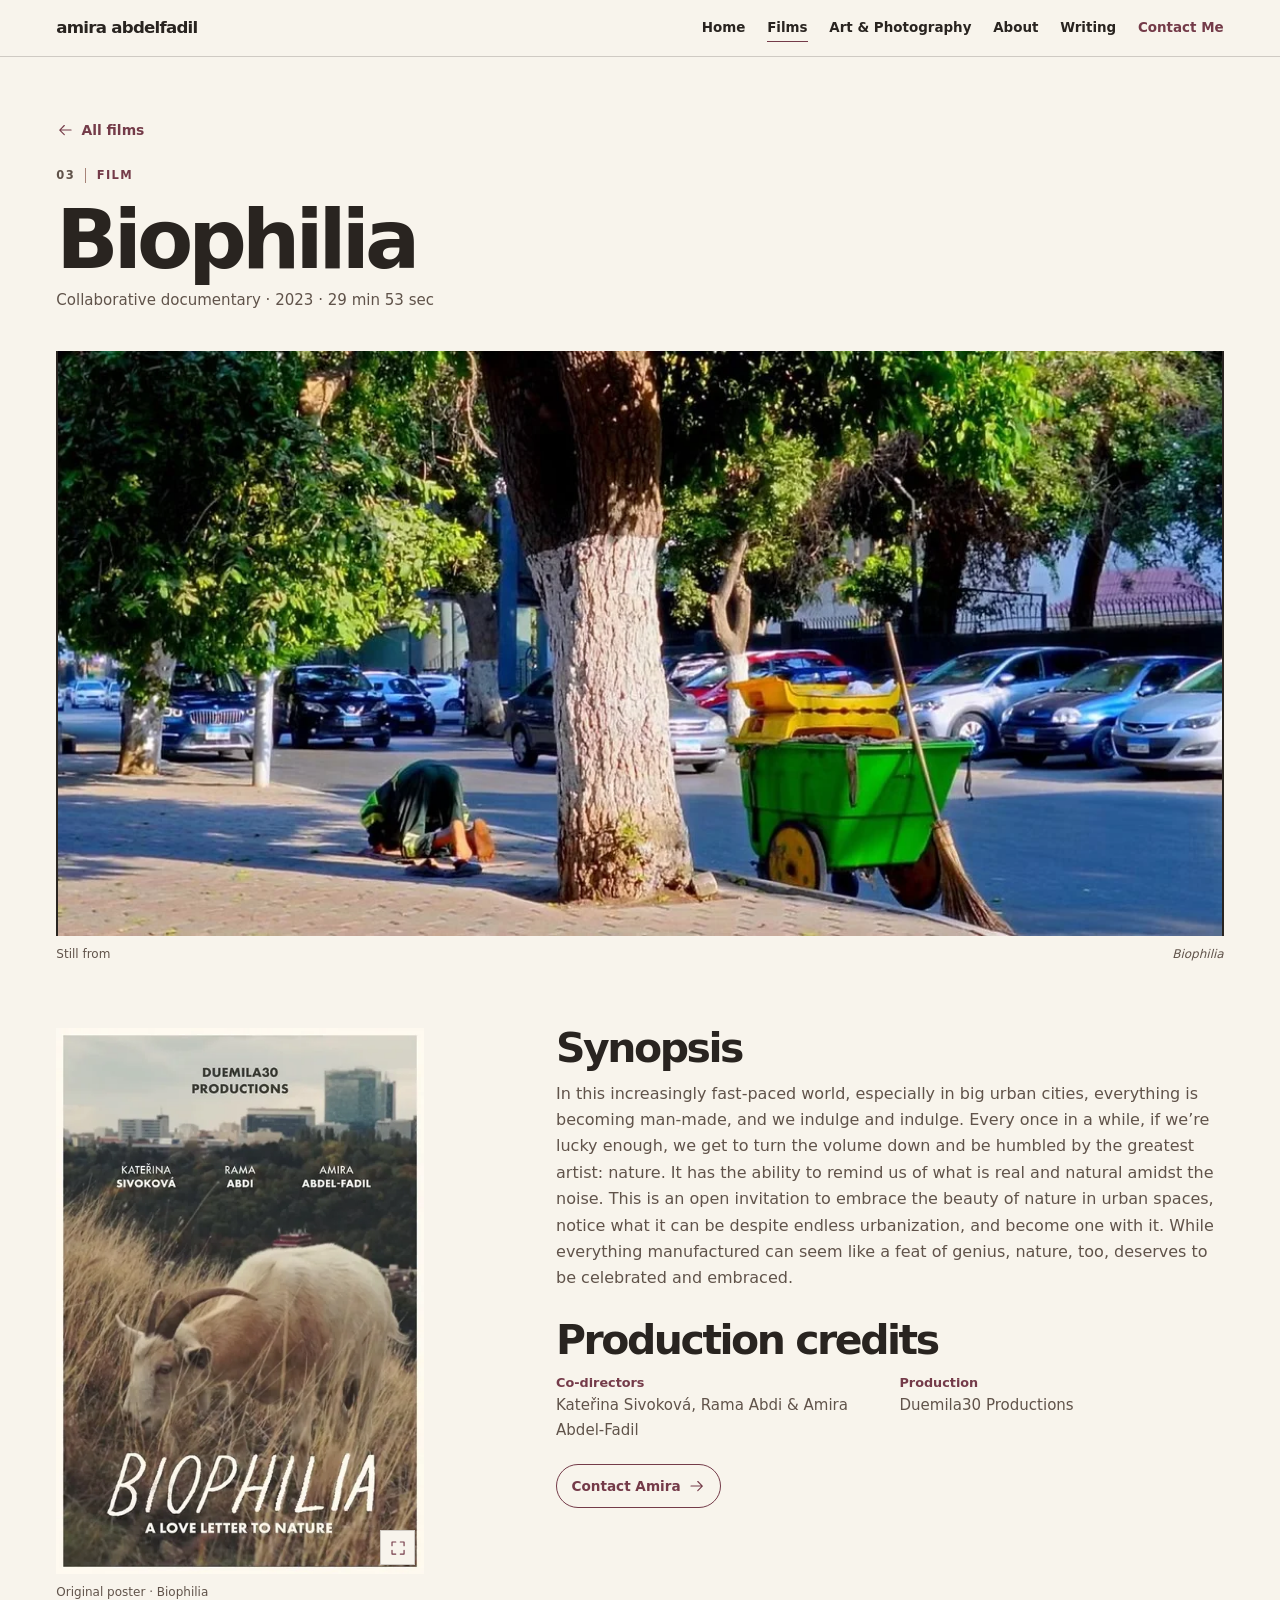
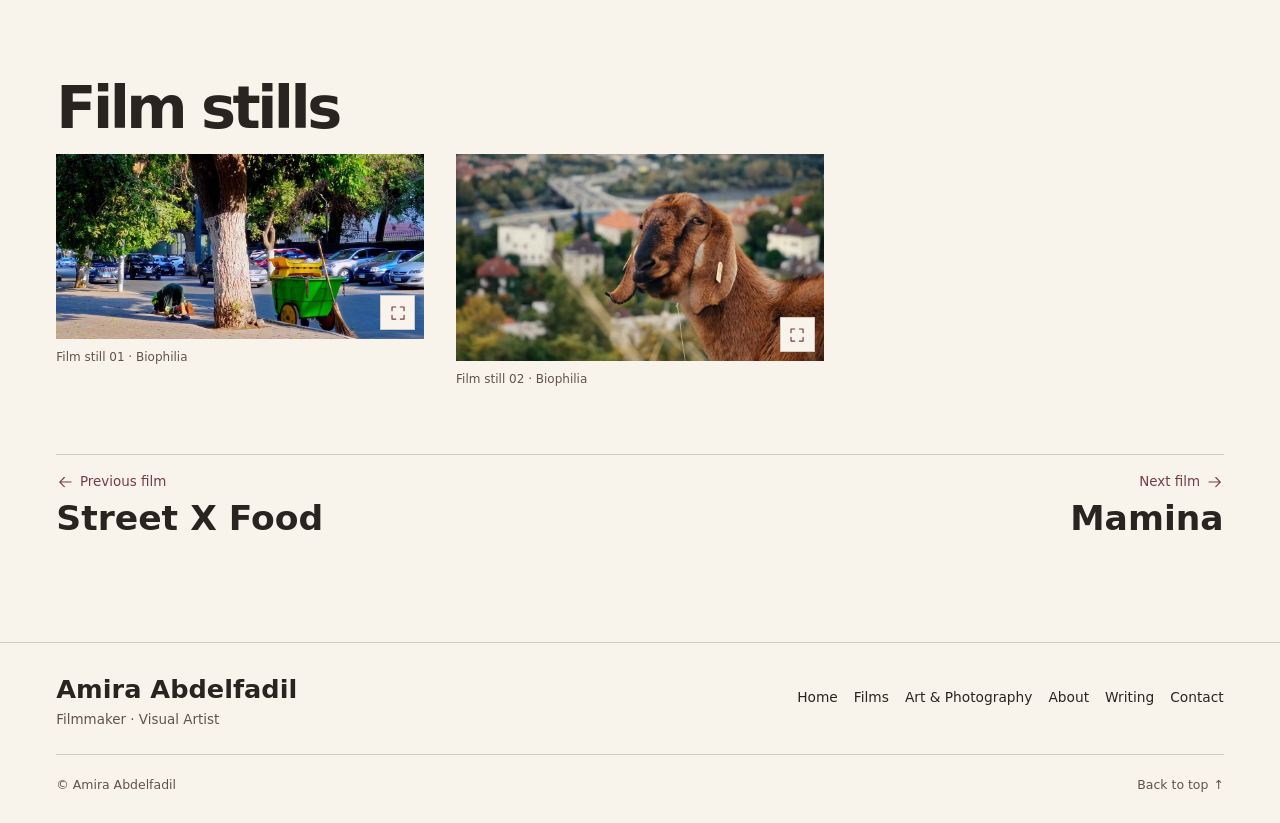
<file: film-biophilia.html>
<!doctype html>
<html lang="en" dir="ltr">
<head>
  <meta charset="utf-8">
  <meta name="viewport" content="width=device-width, initial-scale=1">
  <meta name="theme-color" content="#f8f4ec">
  <title>Biophilia | Amira Abdelfadil</title>
  <meta name="description" content="A closer look at the nature that persists amid the noise of urban life.">
  <link rel="canonical" href="https://supergreatwin.github.io/amira-portfolio/film-biophilia.html">
  <meta property="og:type" content="website">
  <meta property="og:locale" content="en_US">
  <meta property="og:url" content="https://supergreatwin.github.io/amira-portfolio/film-biophilia.html">
  <meta property="og:title" content="Biophilia | Amira Abdelfadil">
  <meta property="og:description" content="A closer look at the nature that persists amid the noise of urban life.">
  <meta property="og:image" content="https://supergreatwin.github.io/amira-portfolio/assets/biophilia-poster.jpg">
  <meta property="og:image:alt" content="Biophilia poster">
  <meta name="twitter:card" content="summary_large_image">
  <link rel="stylesheet" href="style.css?v=6268190207d0">
  <script src="site.js?v=b0a4cb719ae1" defer></script>
  <script type="application/ld+json">{"@context":"https://schema.org","url":"https://supergreatwin.github.io/amira-portfolio/film-biophilia.html","@type":"Movie","name":"Biophilia","genre":"Collaborative documentary","duration":"PT29M53S","image":"https://supergreatwin.github.io/amira-portfolio/assets/biophilia-poster.jpg"}</script>
</head>
<body id="top">
  <a class="skip-link" href="#main">Skip to content</a>
  <svg class="symbols" xmlns="http://www.w3.org/2000/svg" aria-hidden="true">
  <symbol id="arrow-external" viewBox="0 0 24 24"><path d="M6 18 18 6M7 6h11v11"/></symbol>
  <symbol id="arrow-right" viewBox="0 0 24 24"><path d="M4 12h15m-6-6 6 6-6 6"/></symbol>
  <symbol id="arrow-left" viewBox="0 0 24 24"><path d="M20 12H5m6-6-6 6 6 6"/></symbol>
  <symbol id="close-icon" viewBox="0 0 24 24"><path d="m6 6 12 12M18 6 6 18"/></symbol>
  <symbol id="expand-icon" viewBox="0 0 24 24"><path d="M9 4H4v5m11-5h5v5M4 15v5h5m11-5v5h-5"/></symbol>
  <symbol id="instagram" viewBox="0 0 24 24"><rect x="3" y="3" width="18" height="18" rx="5"/><circle cx="12" cy="12" r="4"/><circle class="icon-fill" cx="17.4" cy="6.7" r="1"/></symbol>
  <symbol id="tiktok" viewBox="0 0 24 24"><path class="icon-fill" d="M14 2h3c.4 2.3 1.8 3.7 4 4v3.2c-1.5 0-2.8-.4-4-1.2v7.1a6 6 0 1 1-6-6v3.2a2.9 2.9 0 1 0 2.9 2.8z"/></symbol>
  <symbol id="linkedin" viewBox="0 0 24 24"><rect x="3" y="3" width="18" height="18" rx="2"/><path d="M8 10v7m4 0v-7m0 3a2.5 2.5 0 0 1 5 0v4"/><circle class="icon-fill" cx="8" cy="7" r=".9"/></symbol>
</svg>
  <header class="topbar"><div class="shell nav-inner">
    <a class="brand" href="index.html" aria-label="Amira Abdelfadil, home">amira abdelfadil</a>
    <div class="nav-actions"><nav class="nav-shortcuts" aria-label="Quick links"><a href="index.html#work" aria-current="page">Films</a><a href="contact.html" class="nav-contact">Contact Me</a></nav><button class="menu-toggle" type="button" aria-label="Menu" aria-expanded="false" aria-controls="navigation-panel" hidden><span class="menu-icon" aria-hidden="true"><span></span><span></span><span></span></span></button></div>
    <div class="nav-panel" id="navigation-panel"><div><nav aria-label="Primary"><a href="index.html#top">Home</a><a href="index.html#work" class="nav-wide-only" aria-current="page">Films</a><a href="art.html">Art &amp; Photography</a><a href="about.html">About</a><a href="writing.html">Writing</a><a href="contact.html" class="nav-contact nav-wide-only">Contact Me</a></nav></div></div>
  </div><div class="read-progress" aria-hidden="true"></div></header>
  <main id="main" tabindex="-1">
  <article class="shell section project">
    <a class="line-link back-link" href="index.html#work"><svg class="icon" aria-hidden="true"><use href="#arrow-left"/></svg> All films</a>
    <div class="project-heading"><p class="section-tag"><span aria-hidden="true">03</span>Film</p><h1>Biophilia</h1><p class="film-meta">Collaborative documentary · 2023 · 29 min 53 sec</p></div>
    <figure class="project-hero"><picture><source type="image/webp" srcset="assets/optimized/biophilia-01-480.webp 480w, assets/optimized/biophilia-01.webp 1120w" sizes="(max-width: 1360px) 100vw, 1280px"><img src="assets/biophilia-01.jpg" width="1120" height="563" alt="A tree and a green cart along an urban road" fetchpriority="high"></picture><figcaption>Still from <i>Biophilia</i></figcaption></figure>
    <div class="project-body"><figure class="project-poster"><a class="image-link" href="assets/biophilia-poster.jpg" data-lightbox="poster" data-caption="Original poster · Biophilia" data-width="607" data-height="900" aria-label="Enlarge image: Biophilia poster"><picture><source type="image/webp" srcset="assets/optimized/biophilia-poster-480.webp 480w, assets/optimized/biophilia-poster.webp 607w" sizes="(max-width: 720px) 65vw, 28vw"><img src="assets/biophilia-poster.jpg" width="607" height="900" alt="Biophilia poster" loading="lazy" decoding="async"></picture><span class="image-expand"><svg class="icon" aria-hidden="true"><use href="#expand-icon"/></svg></span></a><figcaption>Original poster · Biophilia</figcaption></figure><div class="prose project-copy"><h2>Synopsis</h2><p>In this increasingly fast-paced world, especially in big urban cities, everything is becoming man-made, and we indulge and indulge. Every once in a while, if we’re lucky enough, we get to turn the volume down and be humbled by the greatest artist: nature. It has the ability to remind us of what is real and natural amidst the noise. This is an open invitation to embrace the beauty of nature in urban spaces, notice what it can be despite endless urbanization, and become one with it. While everything manufactured can seem like a feat of genius, nature, too, deserves to be celebrated and embraced.</p><h2>Production credits</h2><dl class="credits"><div><dt>Co-directors</dt><dd>Kateřina Sivoková, Rama Abdi &amp; Amira Abdel-Fadil</dd></div><div><dt>Production</dt><dd>Duemila30 Productions</dd></div></dl><div class="actions"><a class="pill" href="contact.html">Contact Amira <svg class="icon" aria-hidden="true"><use href="#arrow-right"/></svg></a></div></div></div>
    <section class="project-gallery" aria-labelledby="stills-title"><h2 id="stills-title">Film stills</h2><div class="gallery-grid"><figure><a class="image-link" href="assets/biophilia-01.jpg" data-lightbox="biophilia" data-caption="Film still 01 · Biophilia" data-width="1120" data-height="563" aria-label="Enlarge image: A tree and a green cart along an urban road"><picture><source type="image/webp" srcset="assets/optimized/biophilia-01-480.webp 480w, assets/optimized/biophilia-01.webp 1120w" sizes="(max-width: 640px) 100vw, 50vw"><img src="assets/biophilia-01.jpg" width="1120" height="563" alt="A tree and a green cart along an urban road" loading="lazy" decoding="async"></picture><span class="image-expand"><svg class="icon" aria-hidden="true"><use href="#expand-icon"/></svg></span></a><figcaption>Film still 01 · Biophilia</figcaption></figure><figure><a class="image-link" href="assets/biophilia-03.jpg" data-lightbox="biophilia" data-caption="Film still 02 · Biophilia" data-width="1120" data-height="630" aria-label="Enlarge image: A goat with a city in the distance"><picture><source type="image/webp" srcset="assets/optimized/biophilia-03-480.webp 480w, assets/optimized/biophilia-03.webp 1120w" sizes="(max-width: 640px) 100vw, 50vw"><img src="assets/biophilia-03.jpg" width="1120" height="630" alt="A goat with a city in the distance" loading="lazy" decoding="async"></picture><span class="image-expand"><svg class="icon" aria-hidden="true"><use href="#expand-icon"/></svg></span></a><figcaption>Film still 02 · Biophilia</figcaption></figure></div></section>
    <nav class="related" aria-label="Related films"><a href="film-street-x-food.html"><span><svg class="icon" aria-hidden="true"><use href="#arrow-left"/></svg> Previous film</span><strong>Street X Food</strong></a><a href="film-mamina.html"><span>Next film <svg class="icon" aria-hidden="true"><use href="#arrow-right"/></svg></span><strong>Mamina</strong></a></nav>
  </article>
  </main>
  <footer class="footer"><div class="shell footer-inner">
    <div><p class="footer-name">Amira Abdelfadil</p><p>Filmmaker · Visual Artist</p></div>
    <nav aria-label="Footer"><a href="index.html#top">Home</a><a href="index.html#work" aria-current="page">Films</a><a href="art.html">Art &amp; Photography</a><a href="about.html">About</a><a href="writing.html">Writing</a><a href="contact.html" class="nav-contact">Contact</a></nav>
    <div class="footer-base"><span>© Amira Abdelfadil</span><a href="#top">Back to top <span aria-hidden="true">↑</span></a></div>
  </div></footer>
  <dialog class="lightbox" aria-labelledby="lightbox-title">
  <div class="lightbox-toolbar"><h2 id="lightbox-title">Image viewer</h2><p class="lightbox-count" aria-live="polite"></p><button class="round-button" type="button" data-close aria-label="Close image viewer"><svg class="icon" aria-hidden="true"><use href="#close-icon"/></svg></button></div>
  <div class="lightbox-stage"><button class="round-button" type="button" data-step="-1" aria-label="Previous image"><svg class="icon" aria-hidden="true"><use href="#arrow-left"/></svg></button><figure><img alt="" draggable="false"><figcaption></figcaption></figure><button class="round-button" type="button" data-step="1" aria-label="Next image"><svg class="icon" aria-hidden="true"><use href="#arrow-right"/></svg></button></div>
</dialog>
</body>
</html>
</file>
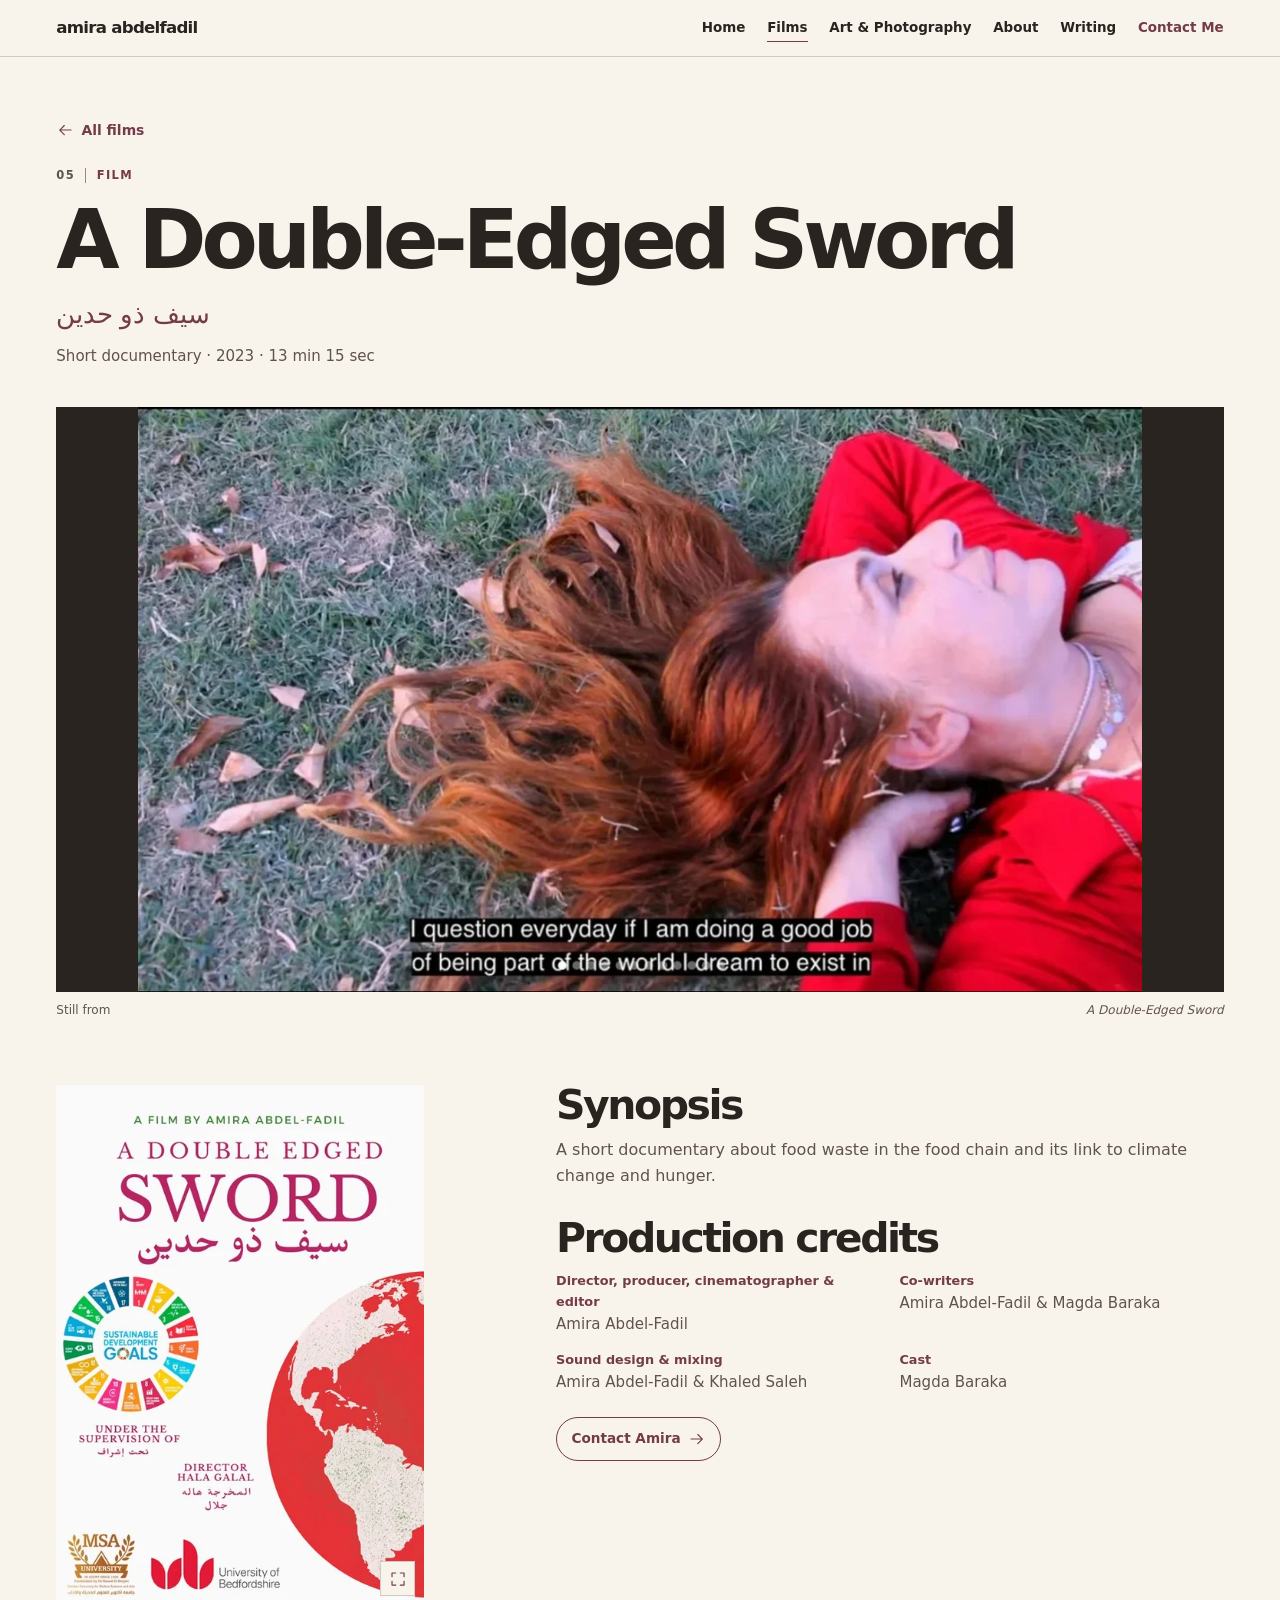
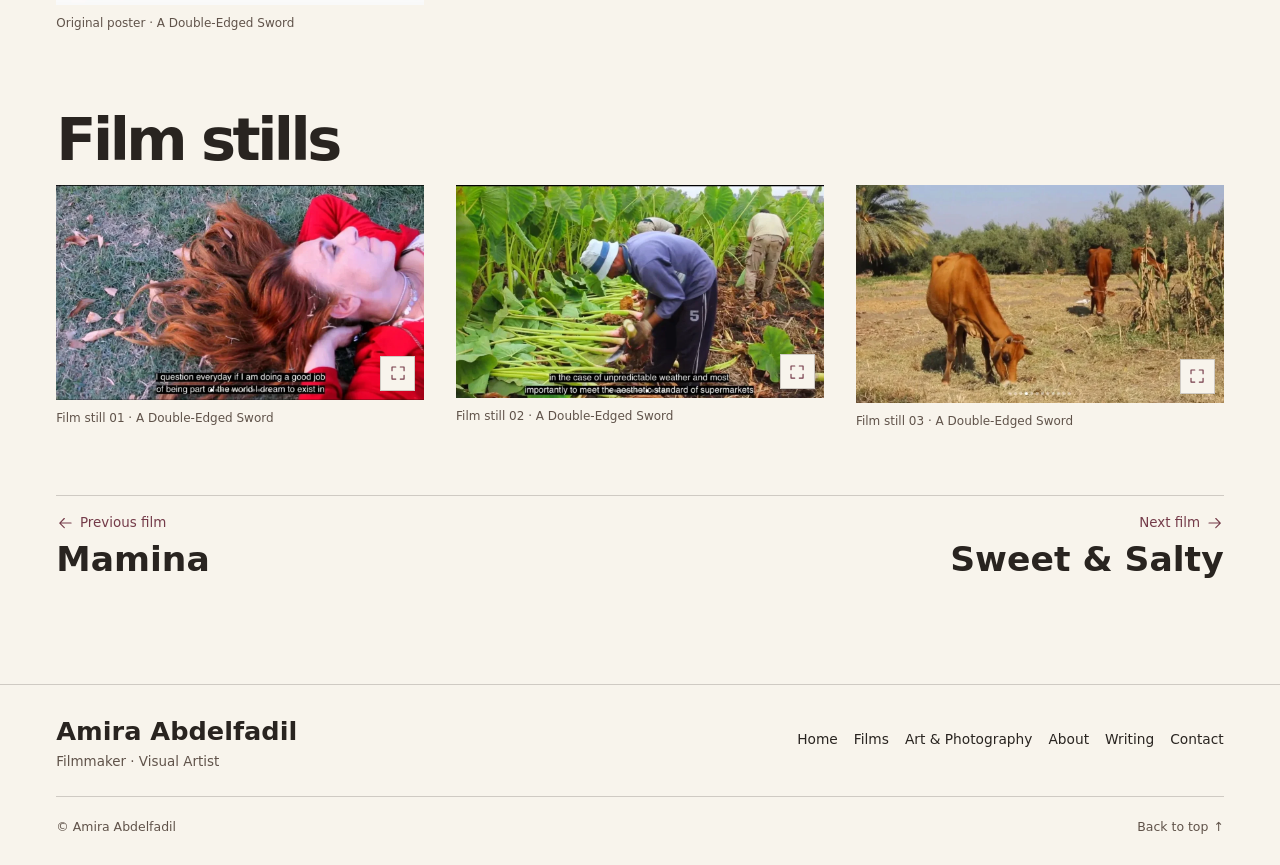
<file: film-double-edged-sword.html>
<!doctype html>
<html lang="en" dir="ltr">
<head>
  <meta charset="utf-8">
  <meta name="viewport" content="width=device-width, initial-scale=1">
  <meta name="theme-color" content="#f8f4ec">
  <title>A Double-Edged Sword | Amira Abdelfadil</title>
  <meta name="description" content="How food waste in the supply chain connects to hunger and climate change.">
  <link rel="canonical" href="https://supergreatwin.github.io/amira-portfolio/film-double-edged-sword.html">
  <meta property="og:type" content="website">
  <meta property="og:locale" content="en_US">
  <meta property="og:url" content="https://supergreatwin.github.io/amira-portfolio/film-double-edged-sword.html">
  <meta property="og:title" content="A Double-Edged Sword | Amira Abdelfadil">
  <meta property="og:description" content="How food waste in the supply chain connects to hunger and climate change.">
  <meta property="og:image" content="https://supergreatwin.github.io/amira-portfolio/assets/double-edged-sword-poster.jpg">
  <meta property="og:image:alt" content="A Double-Edged Sword poster">
  <meta name="twitter:card" content="summary_large_image">
  <link rel="stylesheet" href="style.css?v=6268190207d0">
  <script src="site.js?v=b0a4cb719ae1" defer></script>
  <script type="application/ld+json">{"@context":"https://schema.org","url":"https://supergreatwin.github.io/amira-portfolio/film-double-edged-sword.html","@type":"Movie","name":"A Double-Edged Sword","alternateName":"سيف ذو حدين","genre":"Short documentary","duration":"PT13M15S","image":"https://supergreatwin.github.io/amira-portfolio/assets/double-edged-sword-poster.jpg"}</script>
</head>
<body id="top">
  <a class="skip-link" href="#main">Skip to content</a>
  <svg class="symbols" xmlns="http://www.w3.org/2000/svg" aria-hidden="true">
  <symbol id="arrow-external" viewBox="0 0 24 24"><path d="M6 18 18 6M7 6h11v11"/></symbol>
  <symbol id="arrow-right" viewBox="0 0 24 24"><path d="M4 12h15m-6-6 6 6-6 6"/></symbol>
  <symbol id="arrow-left" viewBox="0 0 24 24"><path d="M20 12H5m6-6-6 6 6 6"/></symbol>
  <symbol id="close-icon" viewBox="0 0 24 24"><path d="m6 6 12 12M18 6 6 18"/></symbol>
  <symbol id="expand-icon" viewBox="0 0 24 24"><path d="M9 4H4v5m11-5h5v5M4 15v5h5m11-5v5h-5"/></symbol>
  <symbol id="instagram" viewBox="0 0 24 24"><rect x="3" y="3" width="18" height="18" rx="5"/><circle cx="12" cy="12" r="4"/><circle class="icon-fill" cx="17.4" cy="6.7" r="1"/></symbol>
  <symbol id="tiktok" viewBox="0 0 24 24"><path class="icon-fill" d="M14 2h3c.4 2.3 1.8 3.7 4 4v3.2c-1.5 0-2.8-.4-4-1.2v7.1a6 6 0 1 1-6-6v3.2a2.9 2.9 0 1 0 2.9 2.8z"/></symbol>
  <symbol id="linkedin" viewBox="0 0 24 24"><rect x="3" y="3" width="18" height="18" rx="2"/><path d="M8 10v7m4 0v-7m0 3a2.5 2.5 0 0 1 5 0v4"/><circle class="icon-fill" cx="8" cy="7" r=".9"/></symbol>
</svg>
  <header class="topbar"><div class="shell nav-inner">
    <a class="brand" href="index.html" aria-label="Amira Abdelfadil, home">amira abdelfadil</a>
    <div class="nav-actions"><nav class="nav-shortcuts" aria-label="Quick links"><a href="index.html#work" aria-current="page">Films</a><a href="contact.html" class="nav-contact">Contact Me</a></nav><button class="menu-toggle" type="button" aria-label="Menu" aria-expanded="false" aria-controls="navigation-panel" hidden><span class="menu-icon" aria-hidden="true"><span></span><span></span><span></span></span></button></div>
    <div class="nav-panel" id="navigation-panel"><div><nav aria-label="Primary"><a href="index.html#top">Home</a><a href="index.html#work" class="nav-wide-only" aria-current="page">Films</a><a href="art.html">Art &amp; Photography</a><a href="about.html">About</a><a href="writing.html">Writing</a><a href="contact.html" class="nav-contact nav-wide-only">Contact Me</a></nav></div></div>
  </div><div class="read-progress" aria-hidden="true"></div></header>
  <main id="main" tabindex="-1">
  <article class="shell section project">
    <a class="line-link back-link" href="index.html#work"><svg class="icon" aria-hidden="true"><use href="#arrow-left"/></svg> All films</a>
    <div class="project-heading"><p class="section-tag"><span aria-hidden="true">05</span>Film</p><h1>A Double-Edged Sword</h1><span class="arabic-title" lang="ar" dir="rtl">سيف ذو حدين</span><p class="film-meta">Short documentary · 2023 · 13 min 15 sec</p></div>
    <figure class="project-hero"><picture><source type="image/webp" srcset="assets/optimized/double-edged-sword-01-480.webp 480w, assets/optimized/double-edged-sword-01.webp 1120w" sizes="(max-width: 1360px) 100vw, 1280px"><img src="assets/double-edged-sword-01.jpg" width="1120" height="653" alt="A person in a red shirt lying in grass" fetchpriority="high"></picture><figcaption>Still from <i>A Double-Edged Sword</i></figcaption></figure>
    <div class="project-body"><figure class="project-poster"><a class="image-link" href="assets/double-edged-sword-poster.jpg" data-lightbox="poster" data-caption="Original poster · A Double-Edged Sword" data-width="636" data-height="900" aria-label="Enlarge image: A Double-Edged Sword poster"><picture><source type="image/webp" srcset="assets/optimized/double-edged-sword-poster-480.webp 480w, assets/optimized/double-edged-sword-poster.webp 636w" sizes="(max-width: 720px) 65vw, 28vw"><img src="assets/double-edged-sword-poster.jpg" width="636" height="900" alt="A Double-Edged Sword poster" loading="lazy" decoding="async"></picture><span class="image-expand"><svg class="icon" aria-hidden="true"><use href="#expand-icon"/></svg></span></a><figcaption>Original poster · A Double-Edged Sword</figcaption></figure><div class="prose project-copy"><h2>Synopsis</h2><p>A short documentary about food waste in the food chain and its link to climate change and hunger.</p><h2>Production credits</h2><dl class="credits"><div><dt>Director, producer, cinematographer &amp; editor</dt><dd>Amira Abdel-Fadil</dd></div><div><dt>Co-writers</dt><dd>Amira Abdel-Fadil &amp; Magda Baraka</dd></div><div><dt>Sound design &amp; mixing</dt><dd>Amira Abdel-Fadil &amp; Khaled Saleh</dd></div><div><dt>Cast</dt><dd>Magda Baraka</dd></div></dl><div class="actions"><a class="pill" href="contact.html">Contact Amira <svg class="icon" aria-hidden="true"><use href="#arrow-right"/></svg></a></div></div></div>
    <section class="project-gallery" aria-labelledby="stills-title"><h2 id="stills-title">Film stills</h2><div class="gallery-grid"><figure><a class="image-link" href="assets/double-edged-sword-01.jpg" data-lightbox="double-edged-sword" data-caption="Film still 01 · A Double-Edged Sword" data-width="1120" data-height="653" aria-label="Enlarge image: A person in a red shirt lying in grass"><picture><source type="image/webp" srcset="assets/optimized/double-edged-sword-01-480.webp 480w, assets/optimized/double-edged-sword-01.webp 1120w" sizes="(max-width: 640px) 100vw, 50vw"><img src="assets/double-edged-sword-01.jpg" width="1120" height="653" alt="A person in a red shirt lying in grass" loading="lazy" decoding="async"></picture><span class="image-expand"><svg class="icon" aria-hidden="true"><use href="#expand-icon"/></svg></span></a><figcaption>Film still 01 · A Double-Edged Sword</figcaption></figure><figure><a class="image-link" href="assets/double-edged-sword-02.jpg" data-lightbox="double-edged-sword" data-caption="Film still 02 · A Double-Edged Sword" data-width="1120" data-height="648" aria-label="Enlarge image: A person working among rows of crops"><picture><source type="image/webp" srcset="assets/optimized/double-edged-sword-02-480.webp 480w, assets/optimized/double-edged-sword-02.webp 1120w" sizes="(max-width: 640px) 100vw, 50vw"><img src="assets/double-edged-sword-02.jpg" width="1120" height="648" alt="A person working among rows of crops" loading="lazy" decoding="async"></picture><span class="image-expand"><svg class="icon" aria-hidden="true"><use href="#expand-icon"/></svg></span></a><figcaption>Film still 02 · A Double-Edged Sword</figcaption></figure><figure><a class="image-link" href="assets/double-edged-sword-03.jpg" data-lightbox="double-edged-sword" data-caption="Film still 03 · A Double-Edged Sword" data-width="1120" data-height="662" aria-label="Enlarge image: Cattle in a dry field"><picture><source type="image/webp" srcset="assets/optimized/double-edged-sword-03-480.webp 480w, assets/optimized/double-edged-sword-03.webp 1120w" sizes="(max-width: 640px) 100vw, 50vw"><img src="assets/double-edged-sword-03.jpg" width="1120" height="662" alt="Cattle in a dry field" loading="lazy" decoding="async"></picture><span class="image-expand"><svg class="icon" aria-hidden="true"><use href="#expand-icon"/></svg></span></a><figcaption>Film still 03 · A Double-Edged Sword</figcaption></figure></div></section>
    <nav class="related" aria-label="Related films"><a href="film-mamina.html"><span><svg class="icon" aria-hidden="true"><use href="#arrow-left"/></svg> Previous film</span><strong>Mamina</strong></a><a href="film-sweet-and-salty.html"><span>Next film <svg class="icon" aria-hidden="true"><use href="#arrow-right"/></svg></span><strong>Sweet &amp; Salty</strong></a></nav>
  </article>
  </main>
  <footer class="footer"><div class="shell footer-inner">
    <div><p class="footer-name">Amira Abdelfadil</p><p>Filmmaker · Visual Artist</p></div>
    <nav aria-label="Footer"><a href="index.html#top">Home</a><a href="index.html#work" aria-current="page">Films</a><a href="art.html">Art &amp; Photography</a><a href="about.html">About</a><a href="writing.html">Writing</a><a href="contact.html" class="nav-contact">Contact</a></nav>
    <div class="footer-base"><span>© Amira Abdelfadil</span><a href="#top">Back to top <span aria-hidden="true">↑</span></a></div>
  </div></footer>
  <dialog class="lightbox" aria-labelledby="lightbox-title">
  <div class="lightbox-toolbar"><h2 id="lightbox-title">Image viewer</h2><p class="lightbox-count" aria-live="polite"></p><button class="round-button" type="button" data-close aria-label="Close image viewer"><svg class="icon" aria-hidden="true"><use href="#close-icon"/></svg></button></div>
  <div class="lightbox-stage"><button class="round-button" type="button" data-step="-1" aria-label="Previous image"><svg class="icon" aria-hidden="true"><use href="#arrow-left"/></svg></button><figure><img alt="" draggable="false"><figcaption></figcaption></figure><button class="round-button" type="button" data-step="1" aria-label="Next image"><svg class="icon" aria-hidden="true"><use href="#arrow-right"/></svg></button></div>
</dialog>
</body>
</html>
</file>
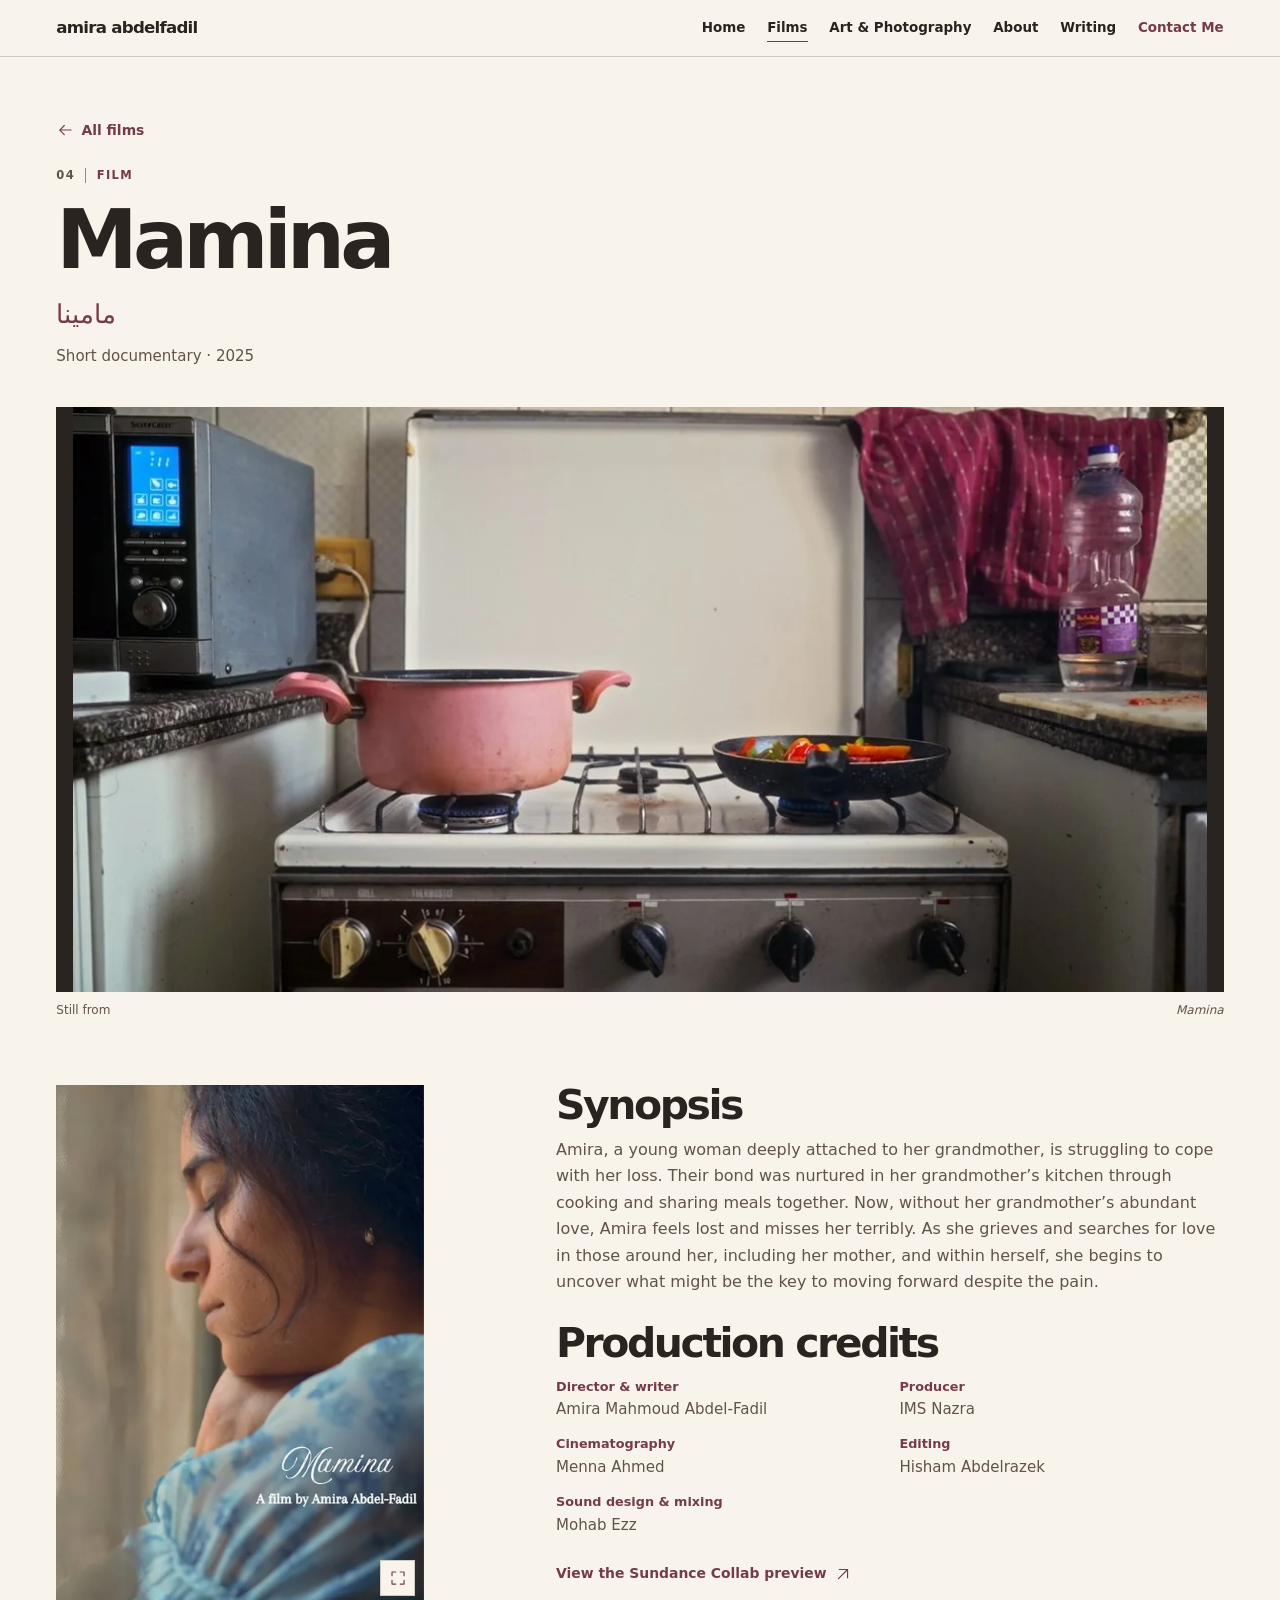
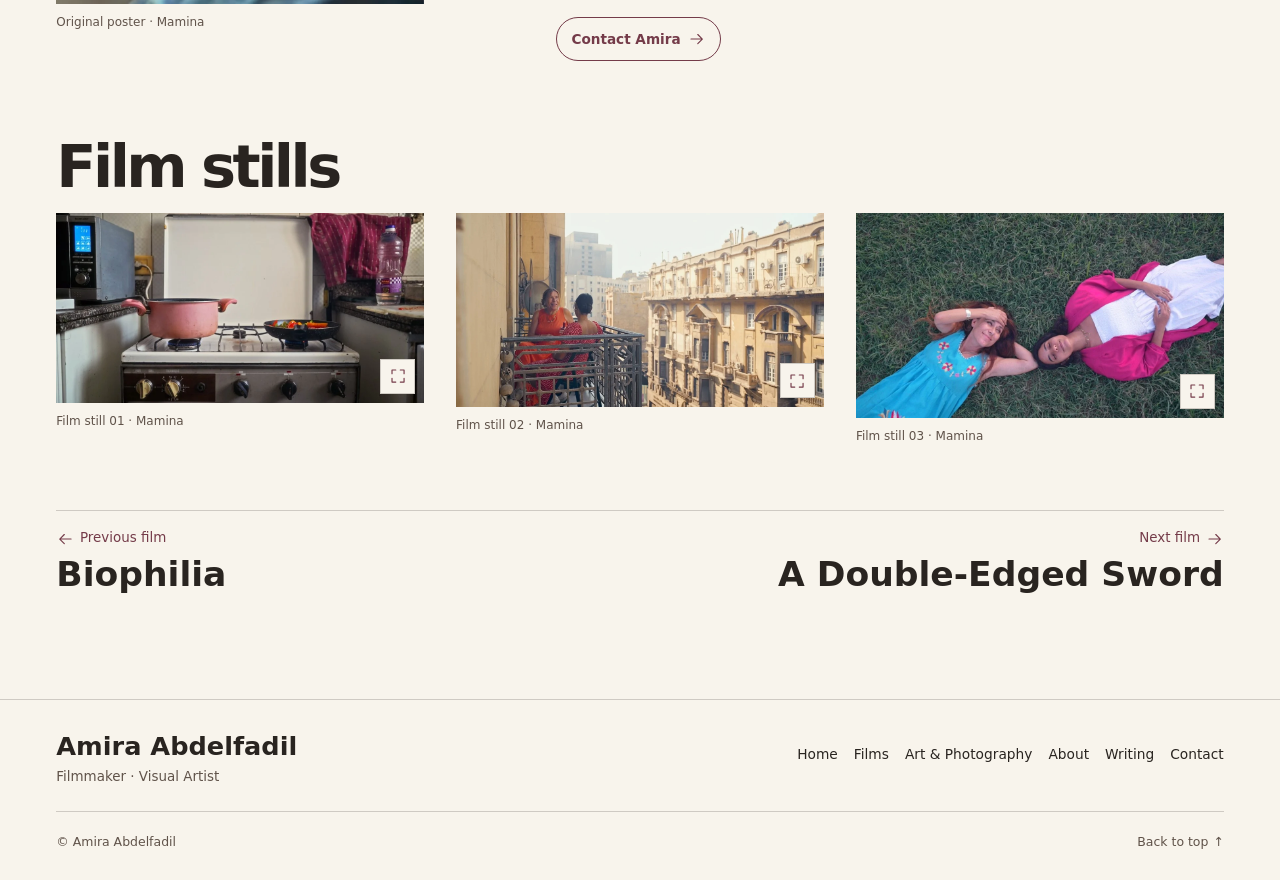
<file: film-mamina.html>
<!doctype html>
<html lang="en" dir="ltr">
<head>
  <meta charset="utf-8">
  <meta name="viewport" content="width=device-width, initial-scale=1">
  <meta name="theme-color" content="#f8f4ec">
  <title>Mamina | Amira Abdelfadil</title>
  <meta name="description" content="After losing her grandmother, Amira returns to the memories they made together in her kitchen.">
  <link rel="canonical" href="https://supergreatwin.github.io/amira-portfolio/film-mamina.html">
  <meta property="og:type" content="website">
  <meta property="og:locale" content="en_US">
  <meta property="og:url" content="https://supergreatwin.github.io/amira-portfolio/film-mamina.html">
  <meta property="og:title" content="Mamina | Amira Abdelfadil">
  <meta property="og:description" content="After losing her grandmother, Amira returns to the memories they made together in her kitchen.">
  <meta property="og:image" content="https://supergreatwin.github.io/amira-portfolio/assets/mamina-poster.jpg">
  <meta property="og:image:alt" content="Mamina poster">
  <meta name="twitter:card" content="summary_large_image">
  <link rel="stylesheet" href="style.css?v=6268190207d0">
  <script src="site.js?v=b0a4cb719ae1" defer></script>
  <script type="application/ld+json">{"@context":"https://schema.org","url":"https://supergreatwin.github.io/amira-portfolio/film-mamina.html","@type":"Movie","name":"Mamina","alternateName":"مامينا","genre":"Short documentary","image":"https://supergreatwin.github.io/amira-portfolio/assets/mamina-poster.jpg"}</script>
</head>
<body id="top">
  <a class="skip-link" href="#main">Skip to content</a>
  <svg class="symbols" xmlns="http://www.w3.org/2000/svg" aria-hidden="true">
  <symbol id="arrow-external" viewBox="0 0 24 24"><path d="M6 18 18 6M7 6h11v11"/></symbol>
  <symbol id="arrow-right" viewBox="0 0 24 24"><path d="M4 12h15m-6-6 6 6-6 6"/></symbol>
  <symbol id="arrow-left" viewBox="0 0 24 24"><path d="M20 12H5m6-6-6 6 6 6"/></symbol>
  <symbol id="close-icon" viewBox="0 0 24 24"><path d="m6 6 12 12M18 6 6 18"/></symbol>
  <symbol id="expand-icon" viewBox="0 0 24 24"><path d="M9 4H4v5m11-5h5v5M4 15v5h5m11-5v5h-5"/></symbol>
  <symbol id="instagram" viewBox="0 0 24 24"><rect x="3" y="3" width="18" height="18" rx="5"/><circle cx="12" cy="12" r="4"/><circle class="icon-fill" cx="17.4" cy="6.7" r="1"/></symbol>
  <symbol id="tiktok" viewBox="0 0 24 24"><path class="icon-fill" d="M14 2h3c.4 2.3 1.8 3.7 4 4v3.2c-1.5 0-2.8-.4-4-1.2v7.1a6 6 0 1 1-6-6v3.2a2.9 2.9 0 1 0 2.9 2.8z"/></symbol>
  <symbol id="linkedin" viewBox="0 0 24 24"><rect x="3" y="3" width="18" height="18" rx="2"/><path d="M8 10v7m4 0v-7m0 3a2.5 2.5 0 0 1 5 0v4"/><circle class="icon-fill" cx="8" cy="7" r=".9"/></symbol>
</svg>
  <header class="topbar"><div class="shell nav-inner">
    <a class="brand" href="index.html" aria-label="Amira Abdelfadil, home">amira abdelfadil</a>
    <div class="nav-actions"><nav class="nav-shortcuts" aria-label="Quick links"><a href="index.html#work" aria-current="page">Films</a><a href="contact.html" class="nav-contact">Contact Me</a></nav><button class="menu-toggle" type="button" aria-label="Menu" aria-expanded="false" aria-controls="navigation-panel" hidden><span class="menu-icon" aria-hidden="true"><span></span><span></span><span></span></span></button></div>
    <div class="nav-panel" id="navigation-panel"><div><nav aria-label="Primary"><a href="index.html#top">Home</a><a href="index.html#work" class="nav-wide-only" aria-current="page">Films</a><a href="art.html">Art &amp; Photography</a><a href="about.html">About</a><a href="writing.html">Writing</a><a href="contact.html" class="nav-contact nav-wide-only">Contact Me</a></nav></div></div>
  </div><div class="read-progress" aria-hidden="true"></div></header>
  <main id="main" tabindex="-1">
  <article class="shell section project">
    <a class="line-link back-link" href="index.html#work"><svg class="icon" aria-hidden="true"><use href="#arrow-left"/></svg> All films</a>
    <div class="project-heading"><p class="section-tag"><span aria-hidden="true">04</span>Film</p><h1>Mamina</h1><span class="arabic-title" lang="ar" dir="rtl">مامينا</span><p class="film-meta">Short documentary · 2025</p></div>
    <figure class="project-hero"><picture><source type="image/webp" srcset="assets/optimized/mamina-01-480.webp 480w, assets/optimized/mamina-01.webp 1120w" sizes="(max-width: 1360px) 100vw, 1280px"><img src="assets/mamina-01.jpg" width="1120" height="578" alt="A pot and pan on a kitchen stove" fetchpriority="high"></picture><figcaption>Still from <i>Mamina</i></figcaption></figure>
    <div class="project-body"><figure class="project-poster"><a class="image-link" href="assets/mamina-poster.jpg" data-lightbox="poster" data-caption="Original poster · Mamina" data-width="637" data-height="900" aria-label="Enlarge image: Mamina poster"><picture><source type="image/webp" srcset="assets/optimized/mamina-poster-480.webp 480w, assets/optimized/mamina-poster.webp 637w" sizes="(max-width: 720px) 65vw, 28vw"><img src="assets/mamina-poster.jpg" width="637" height="900" alt="Mamina poster" loading="lazy" decoding="async"></picture><span class="image-expand"><svg class="icon" aria-hidden="true"><use href="#expand-icon"/></svg></span></a><figcaption>Original poster · Mamina</figcaption></figure><div class="prose project-copy"><h2>Synopsis</h2><p>Amira, a young woman deeply attached to her grandmother, is struggling to cope with her loss. Their bond was nurtured in her grandmother’s kitchen through cooking and sharing meals together. Now, without her grandmother’s abundant love, Amira feels lost and misses her terribly. As she grieves and searches for love in those around her, including her mother, and within herself, she begins to uncover what might be the key to moving forward despite the pain.</p><h2>Production credits</h2><dl class="credits"><div><dt>Director &amp; writer</dt><dd>Amira Mahmoud Abdel-Fadil</dd></div><div><dt>Producer</dt><dd>IMS Nazra</dd></div><div><dt>Cinematography</dt><dd>Menna Ahmed</dd></div><div><dt>Editing</dt><dd>Hisham Abdelrazek</dd></div><div><dt>Sound design &amp; mixing</dt><dd>Mohab Ezz</dd></div></dl><a class="line-link" href="https://collab.sundance.org/catalog/Mamina-2026-01-28-044318" target="_blank" rel="noopener noreferrer">View the Sundance Collab preview <svg class="icon" aria-hidden="true"><use href="#arrow-external"/></svg></a><div class="actions"><a class="pill" href="contact.html">Contact Amira <svg class="icon" aria-hidden="true"><use href="#arrow-right"/></svg></a></div></div></div>
    <section class="project-gallery" aria-labelledby="stills-title"><h2 id="stills-title">Film stills</h2><div class="gallery-grid"><figure><a class="image-link" href="assets/mamina-01.jpg" data-lightbox="mamina" data-caption="Film still 01 · Mamina" data-width="1120" data-height="578" aria-label="Enlarge image: A pot and pan on a kitchen stove"><picture><source type="image/webp" srcset="assets/optimized/mamina-01-480.webp 480w, assets/optimized/mamina-01.webp 1120w" sizes="(max-width: 640px) 100vw, 50vw"><img src="assets/mamina-01.jpg" width="1120" height="578" alt="A pot and pan on a kitchen stove" loading="lazy" decoding="async"></picture><span class="image-expand"><svg class="icon" aria-hidden="true"><use href="#expand-icon"/></svg></span></a><figcaption>Film still 01 · Mamina</figcaption></figure><figure><a class="image-link" href="assets/mamina-02.jpg" data-lightbox="mamina" data-caption="Film still 02 · Mamina" data-width="1344" data-height="709" aria-label="Enlarge image: Two women talk on a balcony overlooking Cairo"><picture><source type="image/webp" srcset="assets/optimized/mamina-02-480.webp 480w, assets/optimized/mamina-02.webp 1344w" sizes="(max-width: 640px) 100vw, 50vw"><img src="assets/mamina-02.jpg" width="1344" height="709" alt="Two women talk on a balcony overlooking Cairo" loading="lazy" decoding="async"></picture><span class="image-expand"><svg class="icon" aria-hidden="true"><use href="#expand-icon"/></svg></span></a><figcaption>Film still 02 · Mamina</figcaption></figure><figure><a class="image-link" href="assets/mamina-03.jpg" data-lightbox="mamina" data-caption="Film still 03 · Mamina" data-width="1120" data-height="624" aria-label="Enlarge image: Two people in bright clothes lying in grass"><picture><source type="image/webp" srcset="assets/optimized/mamina-03-480.webp 480w, assets/optimized/mamina-03.webp 1120w" sizes="(max-width: 640px) 100vw, 50vw"><img src="assets/mamina-03.jpg" width="1120" height="624" alt="Two people in bright clothes lying in grass" loading="lazy" decoding="async"></picture><span class="image-expand"><svg class="icon" aria-hidden="true"><use href="#expand-icon"/></svg></span></a><figcaption>Film still 03 · Mamina</figcaption></figure></div></section>
    <nav class="related" aria-label="Related films"><a href="film-biophilia.html"><span><svg class="icon" aria-hidden="true"><use href="#arrow-left"/></svg> Previous film</span><strong>Biophilia</strong></a><a href="film-double-edged-sword.html"><span>Next film <svg class="icon" aria-hidden="true"><use href="#arrow-right"/></svg></span><strong>A Double-Edged Sword</strong></a></nav>
  </article>
  </main>
  <footer class="footer"><div class="shell footer-inner">
    <div><p class="footer-name">Amira Abdelfadil</p><p>Filmmaker · Visual Artist</p></div>
    <nav aria-label="Footer"><a href="index.html#top">Home</a><a href="index.html#work" aria-current="page">Films</a><a href="art.html">Art &amp; Photography</a><a href="about.html">About</a><a href="writing.html">Writing</a><a href="contact.html" class="nav-contact">Contact</a></nav>
    <div class="footer-base"><span>© Amira Abdelfadil</span><a href="#top">Back to top <span aria-hidden="true">↑</span></a></div>
  </div></footer>
  <dialog class="lightbox" aria-labelledby="lightbox-title">
  <div class="lightbox-toolbar"><h2 id="lightbox-title">Image viewer</h2><p class="lightbox-count" aria-live="polite"></p><button class="round-button" type="button" data-close aria-label="Close image viewer"><svg class="icon" aria-hidden="true"><use href="#close-icon"/></svg></button></div>
  <div class="lightbox-stage"><button class="round-button" type="button" data-step="-1" aria-label="Previous image"><svg class="icon" aria-hidden="true"><use href="#arrow-left"/></svg></button><figure><img alt="" draggable="false"><figcaption></figcaption></figure><button class="round-button" type="button" data-step="1" aria-label="Next image"><svg class="icon" aria-hidden="true"><use href="#arrow-right"/></svg></button></div>
</dialog>
</body>
</html>
</file>
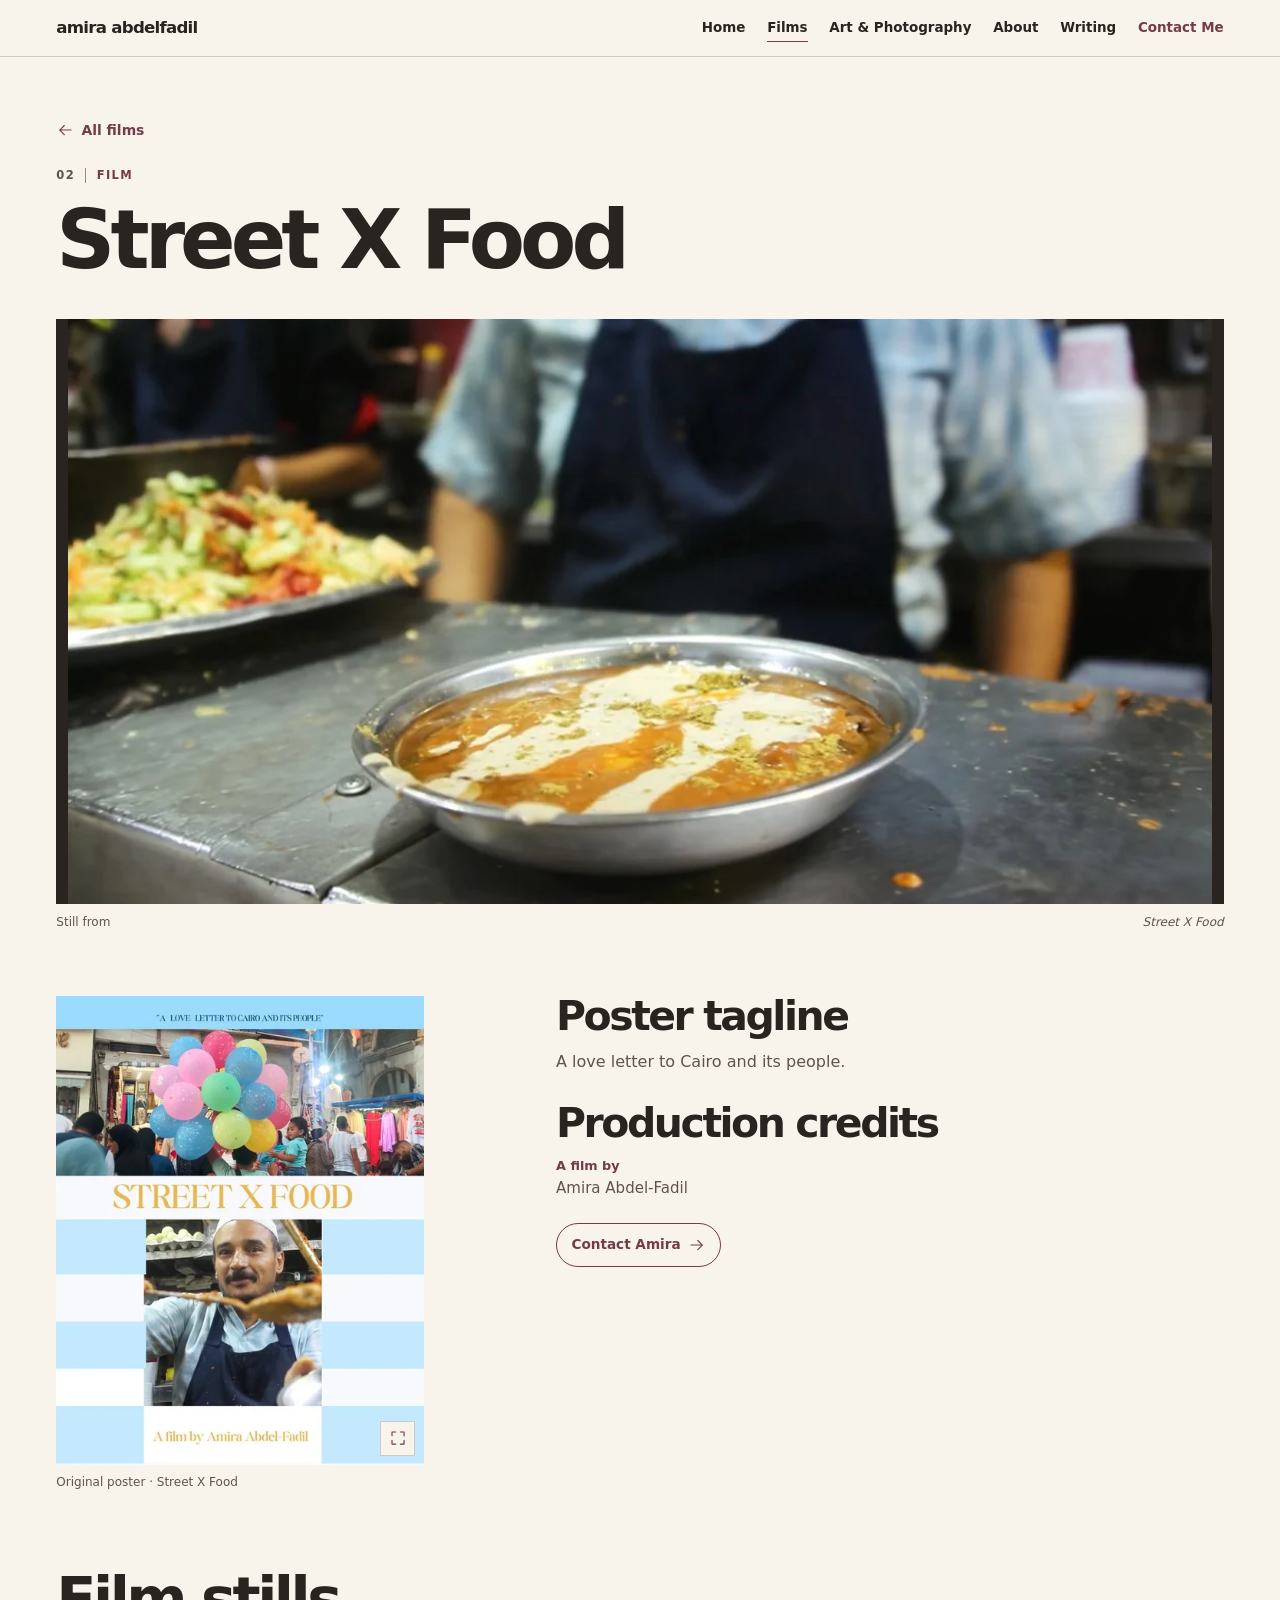
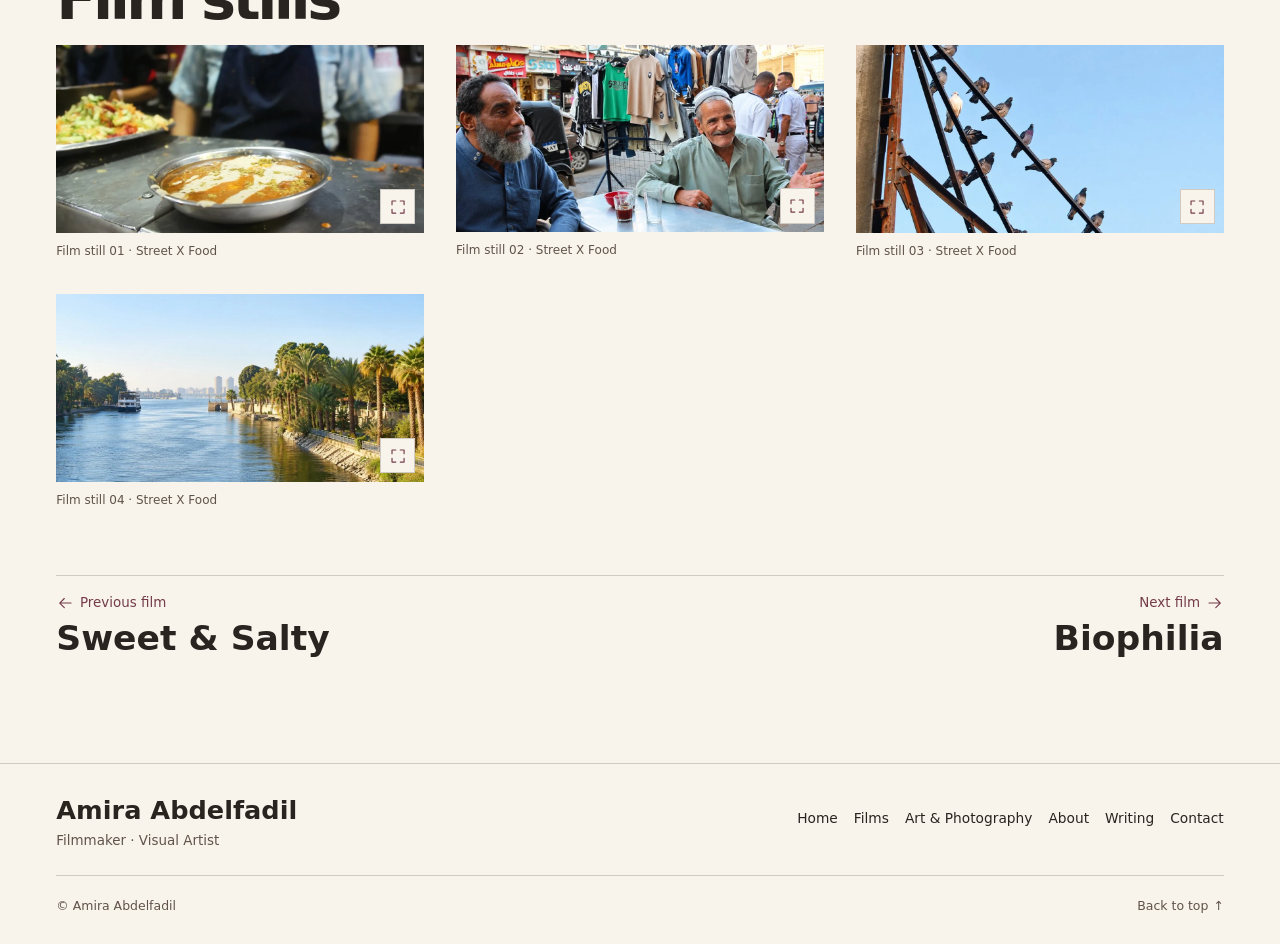
<file: film-street-x-food.html>
<!doctype html>
<html lang="en" dir="ltr">
<head>
  <meta charset="utf-8">
  <meta name="viewport" content="width=device-width, initial-scale=1">
  <meta name="theme-color" content="#f8f4ec">
  <title>Street X Food | Amira Abdelfadil</title>
  <meta name="description" content="Street X Food, a film by Amira Abdel-Fadil. View the original poster, film stills, and production credits.">
  <link rel="canonical" href="https://supergreatwin.github.io/amira-portfolio/film-street-x-food.html">
  <meta property="og:type" content="website">
  <meta property="og:locale" content="en_US">
  <meta property="og:url" content="https://supergreatwin.github.io/amira-portfolio/film-street-x-food.html">
  <meta property="og:title" content="Street X Food | Amira Abdelfadil">
  <meta property="og:description" content="Street X Food, a film by Amira Abdel-Fadil. View the original poster, film stills, and production credits.">
  <meta property="og:image" content="https://supergreatwin.github.io/amira-portfolio/assets/street-x-food-poster.jpg">
  <meta property="og:image:alt" content="Street X Food poster">
  <meta name="twitter:card" content="summary_large_image">
  <link rel="stylesheet" href="style.css?v=6268190207d0">
  <script src="site.js?v=b0a4cb719ae1" defer></script>
  <script type="application/ld+json">{"@context":"https://schema.org","url":"https://supergreatwin.github.io/amira-portfolio/film-street-x-food.html","@type":"Movie","name":"Street X Food","image":"https://supergreatwin.github.io/amira-portfolio/assets/street-x-food-poster.jpg"}</script>
</head>
<body id="top">
  <a class="skip-link" href="#main">Skip to content</a>
  <svg class="symbols" xmlns="http://www.w3.org/2000/svg" aria-hidden="true">
  <symbol id="arrow-external" viewBox="0 0 24 24"><path d="M6 18 18 6M7 6h11v11"/></symbol>
  <symbol id="arrow-right" viewBox="0 0 24 24"><path d="M4 12h15m-6-6 6 6-6 6"/></symbol>
  <symbol id="arrow-left" viewBox="0 0 24 24"><path d="M20 12H5m6-6-6 6 6 6"/></symbol>
  <symbol id="close-icon" viewBox="0 0 24 24"><path d="m6 6 12 12M18 6 6 18"/></symbol>
  <symbol id="expand-icon" viewBox="0 0 24 24"><path d="M9 4H4v5m11-5h5v5M4 15v5h5m11-5v5h-5"/></symbol>
  <symbol id="instagram" viewBox="0 0 24 24"><rect x="3" y="3" width="18" height="18" rx="5"/><circle cx="12" cy="12" r="4"/><circle class="icon-fill" cx="17.4" cy="6.7" r="1"/></symbol>
  <symbol id="tiktok" viewBox="0 0 24 24"><path class="icon-fill" d="M14 2h3c.4 2.3 1.8 3.7 4 4v3.2c-1.5 0-2.8-.4-4-1.2v7.1a6 6 0 1 1-6-6v3.2a2.9 2.9 0 1 0 2.9 2.8z"/></symbol>
  <symbol id="linkedin" viewBox="0 0 24 24"><rect x="3" y="3" width="18" height="18" rx="2"/><path d="M8 10v7m4 0v-7m0 3a2.5 2.5 0 0 1 5 0v4"/><circle class="icon-fill" cx="8" cy="7" r=".9"/></symbol>
</svg>
  <header class="topbar"><div class="shell nav-inner">
    <a class="brand" href="index.html" aria-label="Amira Abdelfadil, home">amira abdelfadil</a>
    <div class="nav-actions"><nav class="nav-shortcuts" aria-label="Quick links"><a href="index.html#work" aria-current="page">Films</a><a href="contact.html" class="nav-contact">Contact Me</a></nav><button class="menu-toggle" type="button" aria-label="Menu" aria-expanded="false" aria-controls="navigation-panel" hidden><span class="menu-icon" aria-hidden="true"><span></span><span></span><span></span></span></button></div>
    <div class="nav-panel" id="navigation-panel"><div><nav aria-label="Primary"><a href="index.html#top">Home</a><a href="index.html#work" class="nav-wide-only" aria-current="page">Films</a><a href="art.html">Art &amp; Photography</a><a href="about.html">About</a><a href="writing.html">Writing</a><a href="contact.html" class="nav-contact nav-wide-only">Contact Me</a></nav></div></div>
  </div><div class="read-progress" aria-hidden="true"></div></header>
  <main id="main" tabindex="-1">
  <article class="shell section project">
    <a class="line-link back-link" href="index.html#work"><svg class="icon" aria-hidden="true"><use href="#arrow-left"/></svg> All films</a>
    <div class="project-heading"><p class="section-tag"><span aria-hidden="true">02</span>Film</p><h1>Street X Food</h1></div>
    <figure class="project-hero"><picture><source type="image/webp" srcset="assets/optimized/street-x-food-01-480.webp 480w, assets/optimized/street-x-food-01.webp 1120w" sizes="(max-width: 1360px) 100vw, 1280px"><img src="assets/street-x-food-01.jpg" width="1120" height="573" alt="A pan of food at a street food stand" fetchpriority="high"></picture><figcaption>Still from <i>Street X Food</i></figcaption></figure>
    <div class="project-body"><figure class="project-poster"><a class="image-link" href="assets/street-x-food-poster.jpg" data-lightbox="poster" data-caption="Original poster · Street X Food" data-width="707" data-height="900" aria-label="Enlarge image: Street X Food poster"><picture><source type="image/webp" srcset="assets/optimized/street-x-food-poster-480.webp 480w, assets/optimized/street-x-food-poster.webp 707w" sizes="(max-width: 720px) 65vw, 28vw"><img src="assets/street-x-food-poster.jpg" width="707" height="900" alt="Street X Food poster" loading="lazy" decoding="async"></picture><span class="image-expand"><svg class="icon" aria-hidden="true"><use href="#expand-icon"/></svg></span></a><figcaption>Original poster · Street X Food</figcaption></figure><div class="prose project-copy"><h2>Poster tagline</h2><p>A love letter to Cairo and its people.</p><h2>Production credits</h2><dl class="credits"><div><dt>A film by</dt><dd>Amira Abdel-Fadil</dd></div></dl><div class="actions"><a class="pill" href="contact.html">Contact Amira <svg class="icon" aria-hidden="true"><use href="#arrow-right"/></svg></a></div></div></div>
    <section class="project-gallery" aria-labelledby="stills-title"><h2 id="stills-title">Film stills</h2><div class="gallery-grid"><figure><a class="image-link" href="assets/street-x-food-01.jpg" data-lightbox="street-x-food" data-caption="Film still 01 · Street X Food" data-width="1120" data-height="573" aria-label="Enlarge image: A pan of food at a street food stand"><picture><source type="image/webp" srcset="assets/optimized/street-x-food-01-480.webp 480w, assets/optimized/street-x-food-01.webp 1120w" sizes="(max-width: 640px) 100vw, 50vw"><img src="assets/street-x-food-01.jpg" width="1120" height="573" alt="A pan of food at a street food stand" loading="lazy" decoding="async"></picture><span class="image-expand"><svg class="icon" aria-hidden="true"><use href="#expand-icon"/></svg></span></a><figcaption>Film still 01 · Street X Food</figcaption></figure><figure><a class="image-link" href="assets/street-x-food-02.jpg" data-lightbox="street-x-food" data-caption="Film still 02 · Street X Food" data-width="1120" data-height="571" aria-label="Enlarge image: Two men seated in a market street"><picture><source type="image/webp" srcset="assets/optimized/street-x-food-02-480.webp 480w, assets/optimized/street-x-food-02.webp 1120w" sizes="(max-width: 640px) 100vw, 50vw"><img src="assets/street-x-food-02.jpg" width="1120" height="571" alt="Two men seated in a market street" loading="lazy" decoding="async"></picture><span class="image-expand"><svg class="icon" aria-hidden="true"><use href="#expand-icon"/></svg></span></a><figcaption>Film still 02 · Street X Food</figcaption></figure><figure><a class="image-link" href="assets/street-x-food-03.jpg" data-lightbox="street-x-food" data-caption="Film still 03 · Street X Food" data-width="1120" data-height="573" aria-label="Enlarge image: Birds perched along a steel structure against a blue sky"><picture><source type="image/webp" srcset="assets/optimized/street-x-food-03-480.webp 480w, assets/optimized/street-x-food-03.webp 1120w" sizes="(max-width: 640px) 100vw, 50vw"><img src="assets/street-x-food-03.jpg" width="1120" height="573" alt="Birds perched along a steel structure against a blue sky" loading="lazy" decoding="async"></picture><span class="image-expand"><svg class="icon" aria-hidden="true"><use href="#expand-icon"/></svg></span></a><figcaption>Film still 03 · Street X Food</figcaption></figure><figure><a class="image-link" href="assets/street-x-food-04.jpg" data-lightbox="street-x-food" data-caption="Film still 04 · Street X Food" data-width="1120" data-height="574" aria-label="Enlarge image: The Nile and a palm-lined bank in daylight"><picture><source type="image/webp" srcset="assets/optimized/street-x-food-04-480.webp 480w, assets/optimized/street-x-food-04.webp 1120w" sizes="(max-width: 640px) 100vw, 50vw"><img src="assets/street-x-food-04.jpg" width="1120" height="574" alt="The Nile and a palm-lined bank in daylight" loading="lazy" decoding="async"></picture><span class="image-expand"><svg class="icon" aria-hidden="true"><use href="#expand-icon"/></svg></span></a><figcaption>Film still 04 · Street X Food</figcaption></figure></div></section>
    <nav class="related" aria-label="Related films"><a href="film-sweet-and-salty.html"><span><svg class="icon" aria-hidden="true"><use href="#arrow-left"/></svg> Previous film</span><strong>Sweet &amp; Salty</strong></a><a href="film-biophilia.html"><span>Next film <svg class="icon" aria-hidden="true"><use href="#arrow-right"/></svg></span><strong>Biophilia</strong></a></nav>
  </article>
  </main>
  <footer class="footer"><div class="shell footer-inner">
    <div><p class="footer-name">Amira Abdelfadil</p><p>Filmmaker · Visual Artist</p></div>
    <nav aria-label="Footer"><a href="index.html#top">Home</a><a href="index.html#work" aria-current="page">Films</a><a href="art.html">Art &amp; Photography</a><a href="about.html">About</a><a href="writing.html">Writing</a><a href="contact.html" class="nav-contact">Contact</a></nav>
    <div class="footer-base"><span>© Amira Abdelfadil</span><a href="#top">Back to top <span aria-hidden="true">↑</span></a></div>
  </div></footer>
  <dialog class="lightbox" aria-labelledby="lightbox-title">
  <div class="lightbox-toolbar"><h2 id="lightbox-title">Image viewer</h2><p class="lightbox-count" aria-live="polite"></p><button class="round-button" type="button" data-close aria-label="Close image viewer"><svg class="icon" aria-hidden="true"><use href="#close-icon"/></svg></button></div>
  <div class="lightbox-stage"><button class="round-button" type="button" data-step="-1" aria-label="Previous image"><svg class="icon" aria-hidden="true"><use href="#arrow-left"/></svg></button><figure><img alt="" draggable="false"><figcaption></figcaption></figure><button class="round-button" type="button" data-step="1" aria-label="Next image"><svg class="icon" aria-hidden="true"><use href="#arrow-right"/></svg></button></div>
</dialog>
</body>
</html>
</file>
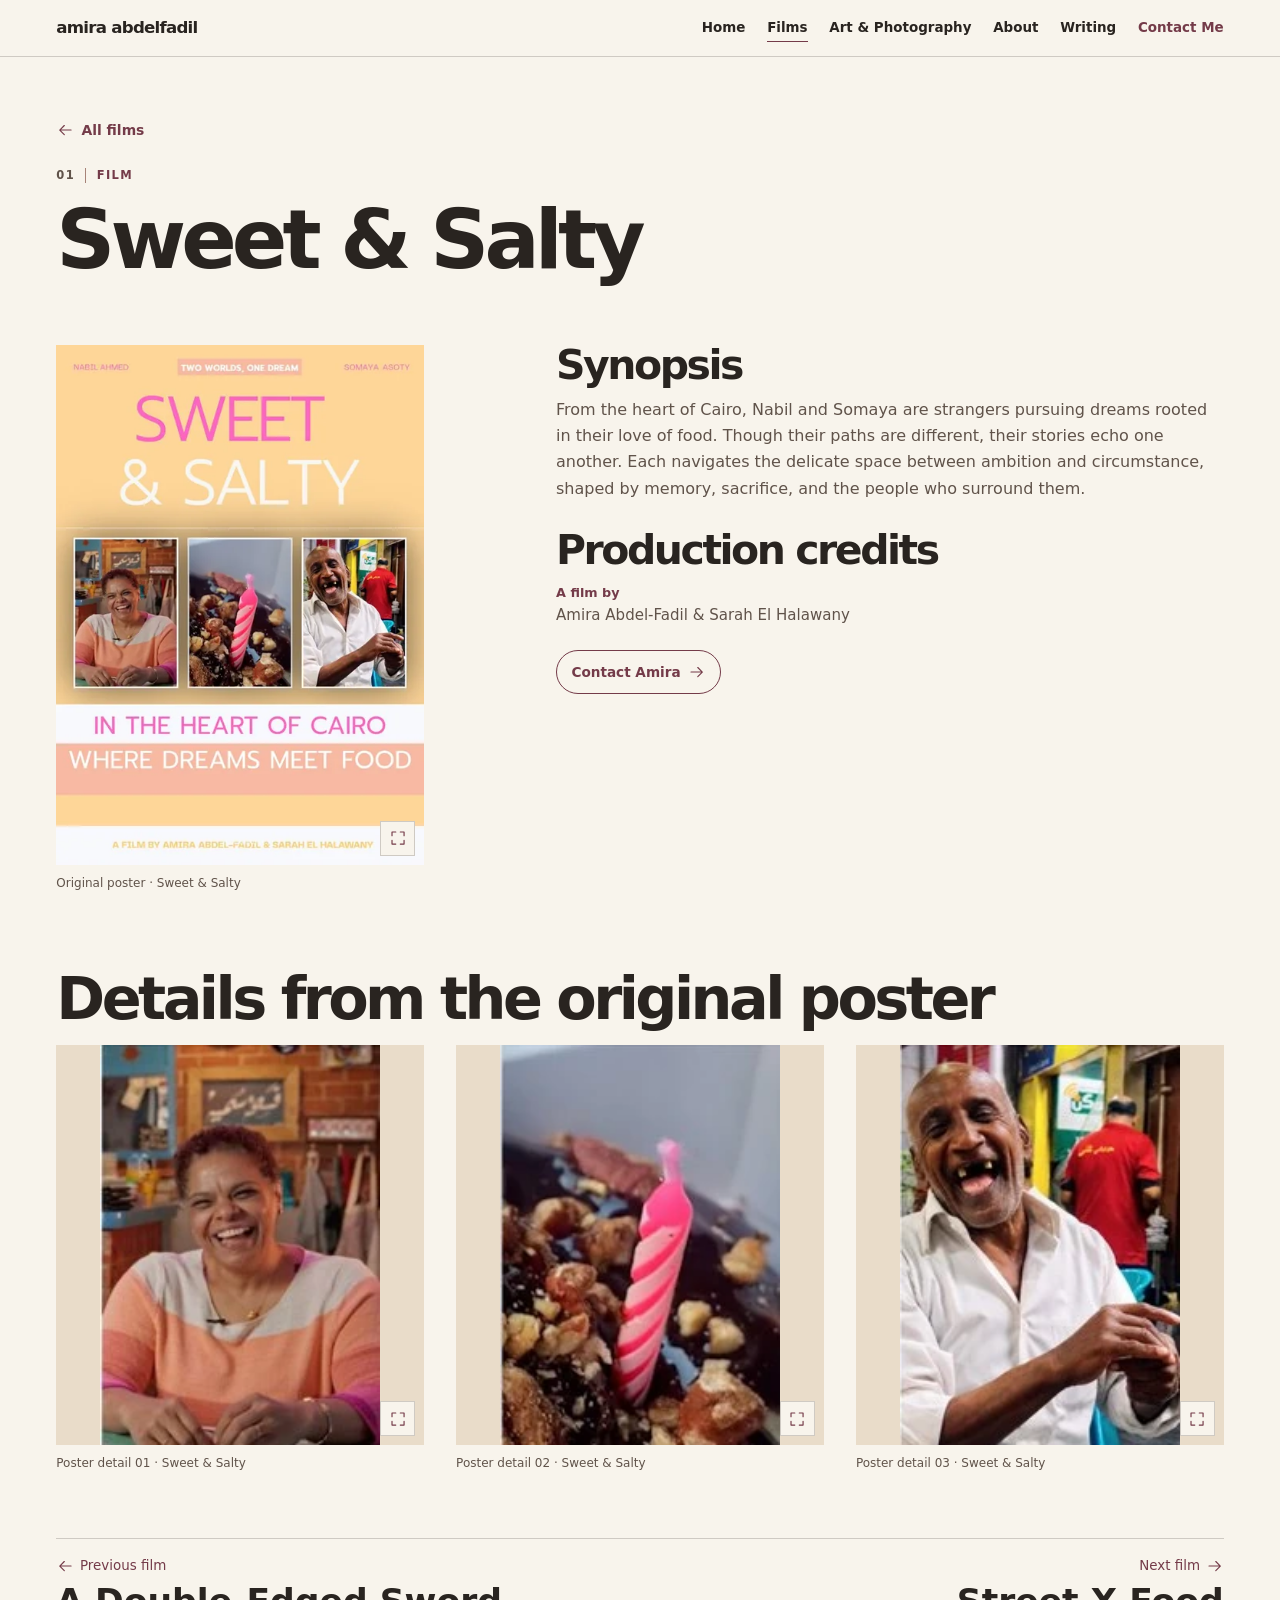
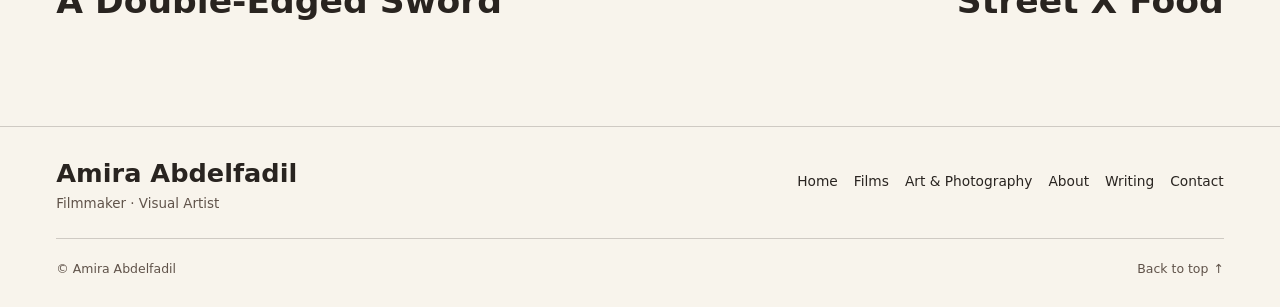
<file: film-sweet-and-salty.html>
<!doctype html>
<html lang="en" dir="ltr">
<head>
  <meta charset="utf-8">
  <meta name="viewport" content="width=device-width, initial-scale=1">
  <meta name="theme-color" content="#f8f4ec">
  <title>Sweet &amp; Salty | Amira Abdelfadil</title>
  <meta name="description" content="Two strangers in Cairo pursue dreams rooted in their love of food.">
  <link rel="canonical" href="https://supergreatwin.github.io/amira-portfolio/film-sweet-and-salty.html">
  <meta property="og:type" content="website">
  <meta property="og:locale" content="en_US">
  <meta property="og:url" content="https://supergreatwin.github.io/amira-portfolio/film-sweet-and-salty.html">
  <meta property="og:title" content="Sweet &amp; Salty | Amira Abdelfadil">
  <meta property="og:description" content="Two strangers in Cairo pursue dreams rooted in their love of food.">
  <meta property="og:image" content="https://supergreatwin.github.io/amira-portfolio/assets/sweet-and-salty-poster.jpg">
  <meta property="og:image:alt" content="Sweet &amp; Salty poster">
  <meta name="twitter:card" content="summary_large_image">
  <link rel="stylesheet" href="style.css?v=6268190207d0">
  <script src="site.js?v=b0a4cb719ae1" defer></script>
  <script type="application/ld+json">{"@context":"https://schema.org","url":"https://supergreatwin.github.io/amira-portfolio/film-sweet-and-salty.html","@type":"Movie","name":"Sweet & Salty","image":"https://supergreatwin.github.io/amira-portfolio/assets/sweet-and-salty-poster.jpg"}</script>
</head>
<body id="top">
  <a class="skip-link" href="#main">Skip to content</a>
  <svg class="symbols" xmlns="http://www.w3.org/2000/svg" aria-hidden="true">
  <symbol id="arrow-external" viewBox="0 0 24 24"><path d="M6 18 18 6M7 6h11v11"/></symbol>
  <symbol id="arrow-right" viewBox="0 0 24 24"><path d="M4 12h15m-6-6 6 6-6 6"/></symbol>
  <symbol id="arrow-left" viewBox="0 0 24 24"><path d="M20 12H5m6-6-6 6 6 6"/></symbol>
  <symbol id="close-icon" viewBox="0 0 24 24"><path d="m6 6 12 12M18 6 6 18"/></symbol>
  <symbol id="expand-icon" viewBox="0 0 24 24"><path d="M9 4H4v5m11-5h5v5M4 15v5h5m11-5v5h-5"/></symbol>
  <symbol id="instagram" viewBox="0 0 24 24"><rect x="3" y="3" width="18" height="18" rx="5"/><circle cx="12" cy="12" r="4"/><circle class="icon-fill" cx="17.4" cy="6.7" r="1"/></symbol>
  <symbol id="tiktok" viewBox="0 0 24 24"><path class="icon-fill" d="M14 2h3c.4 2.3 1.8 3.7 4 4v3.2c-1.5 0-2.8-.4-4-1.2v7.1a6 6 0 1 1-6-6v3.2a2.9 2.9 0 1 0 2.9 2.8z"/></symbol>
  <symbol id="linkedin" viewBox="0 0 24 24"><rect x="3" y="3" width="18" height="18" rx="2"/><path d="M8 10v7m4 0v-7m0 3a2.5 2.5 0 0 1 5 0v4"/><circle class="icon-fill" cx="8" cy="7" r=".9"/></symbol>
</svg>
  <header class="topbar"><div class="shell nav-inner">
    <a class="brand" href="index.html" aria-label="Amira Abdelfadil, home">amira abdelfadil</a>
    <div class="nav-actions"><nav class="nav-shortcuts" aria-label="Quick links"><a href="index.html#work" aria-current="page">Films</a><a href="contact.html" class="nav-contact">Contact Me</a></nav><button class="menu-toggle" type="button" aria-label="Menu" aria-expanded="false" aria-controls="navigation-panel" hidden><span class="menu-icon" aria-hidden="true"><span></span><span></span><span></span></span></button></div>
    <div class="nav-panel" id="navigation-panel"><div><nav aria-label="Primary"><a href="index.html#top">Home</a><a href="index.html#work" class="nav-wide-only" aria-current="page">Films</a><a href="art.html">Art &amp; Photography</a><a href="about.html">About</a><a href="writing.html">Writing</a><a href="contact.html" class="nav-contact nav-wide-only">Contact Me</a></nav></div></div>
  </div><div class="read-progress" aria-hidden="true"></div></header>
  <main id="main" tabindex="-1">
  <article class="shell section project">
    <a class="line-link back-link" href="index.html#work"><svg class="icon" aria-hidden="true"><use href="#arrow-left"/></svg> All films</a>
    <div class="project-heading"><p class="section-tag"><span aria-hidden="true">01</span>Film</p><h1>Sweet &amp; Salty</h1></div>
    
    <div class="project-body"><figure class="project-poster"><a class="image-link" href="assets/sweet-and-salty-poster.jpg" data-lightbox="poster" data-caption="Original poster · Sweet &amp; Salty" data-width="636" data-height="900" aria-label="Enlarge image: Sweet &amp; Salty poster"><picture><source type="image/webp" srcset="assets/optimized/sweet-and-salty-poster-480.webp 480w, assets/optimized/sweet-and-salty-poster.webp 636w" sizes="(max-width: 720px) 65vw, 28vw"><img src="assets/sweet-and-salty-poster.jpg" width="636" height="900" alt="Sweet &amp; Salty poster" fetchpriority="high"></picture><span class="image-expand"><svg class="icon" aria-hidden="true"><use href="#expand-icon"/></svg></span></a><figcaption>Original poster · Sweet &amp; Salty</figcaption></figure><div class="prose project-copy"><h2>Synopsis</h2><p>From the heart of Cairo, Nabil and Somaya are strangers pursuing dreams rooted in their love of food. Though their paths are different, their stories echo one another. Each navigates the delicate space between ambition and circumstance, shaped by memory, sacrifice, and the people who surround them.</p><h2>Production credits</h2><dl class="credits"><div><dt>A film by</dt><dd>Amira Abdel-Fadil &amp; Sarah El Halawany</dd></div></dl><div class="actions"><a class="pill" href="contact.html">Contact Amira <svg class="icon" aria-hidden="true"><use href="#arrow-right"/></svg></a></div></div></div>
    <section class="project-gallery" aria-labelledby="stills-title"><h2 id="stills-title">Details from the original poster</h2><div class="gallery-grid"><figure><a class="image-link" href="assets/optimized/sweet-and-salty-detail-01.webp" data-lightbox="sweet-and-salty" data-caption="Poster detail 01 · Sweet &amp; Salty" data-width="174" data-height="249" aria-label="Enlarge image: Somaya smiling at a table"><picture><img src="assets/optimized/sweet-and-salty-detail-01.webp" width="174" height="249" alt="Somaya smiling at a table" loading="lazy" decoding="async"></picture><span class="image-expand"><svg class="icon" aria-hidden="true"><use href="#expand-icon"/></svg></span></a><figcaption>Poster detail 01 · Sweet &amp; Salty</figcaption></figure><figure><a class="image-link" href="assets/optimized/sweet-and-salty-detail-02.webp" data-lightbox="sweet-and-salty" data-caption="Poster detail 02 · Sweet &amp; Salty" data-width="174" data-height="249" aria-label="Enlarge image: A pink candle standing in a dessert"><picture><img src="assets/optimized/sweet-and-salty-detail-02.webp" width="174" height="249" alt="A pink candle standing in a dessert" loading="lazy" decoding="async"></picture><span class="image-expand"><svg class="icon" aria-hidden="true"><use href="#expand-icon"/></svg></span></a><figcaption>Poster detail 02 · Sweet &amp; Salty</figcaption></figure><figure><a class="image-link" href="assets/optimized/sweet-and-salty-detail-03.webp" data-lightbox="sweet-and-salty" data-caption="Poster detail 03 · Sweet &amp; Salty" data-width="174" data-height="249" aria-label="Enlarge image: Nabil laughing in a market"><picture><img src="assets/optimized/sweet-and-salty-detail-03.webp" width="174" height="249" alt="Nabil laughing in a market" loading="lazy" decoding="async"></picture><span class="image-expand"><svg class="icon" aria-hidden="true"><use href="#expand-icon"/></svg></span></a><figcaption>Poster detail 03 · Sweet &amp; Salty</figcaption></figure></div></section>
    <nav class="related" aria-label="Related films"><a href="film-double-edged-sword.html"><span><svg class="icon" aria-hidden="true"><use href="#arrow-left"/></svg> Previous film</span><strong>A Double-Edged Sword</strong></a><a href="film-street-x-food.html"><span>Next film <svg class="icon" aria-hidden="true"><use href="#arrow-right"/></svg></span><strong>Street X Food</strong></a></nav>
  </article>
  </main>
  <footer class="footer"><div class="shell footer-inner">
    <div><p class="footer-name">Amira Abdelfadil</p><p>Filmmaker · Visual Artist</p></div>
    <nav aria-label="Footer"><a href="index.html#top">Home</a><a href="index.html#work" aria-current="page">Films</a><a href="art.html">Art &amp; Photography</a><a href="about.html">About</a><a href="writing.html">Writing</a><a href="contact.html" class="nav-contact">Contact</a></nav>
    <div class="footer-base"><span>© Amira Abdelfadil</span><a href="#top">Back to top <span aria-hidden="true">↑</span></a></div>
  </div></footer>
  <dialog class="lightbox" aria-labelledby="lightbox-title">
  <div class="lightbox-toolbar"><h2 id="lightbox-title">Image viewer</h2><p class="lightbox-count" aria-live="polite"></p><button class="round-button" type="button" data-close aria-label="Close image viewer"><svg class="icon" aria-hidden="true"><use href="#close-icon"/></svg></button></div>
  <div class="lightbox-stage"><button class="round-button" type="button" data-step="-1" aria-label="Previous image"><svg class="icon" aria-hidden="true"><use href="#arrow-left"/></svg></button><figure><img alt="" draggable="false"><figcaption></figcaption></figure><button class="round-button" type="button" data-step="1" aria-label="Next image"><svg class="icon" aria-hidden="true"><use href="#arrow-right"/></svg></button></div>
</dialog>
</body>
</html>
</file>
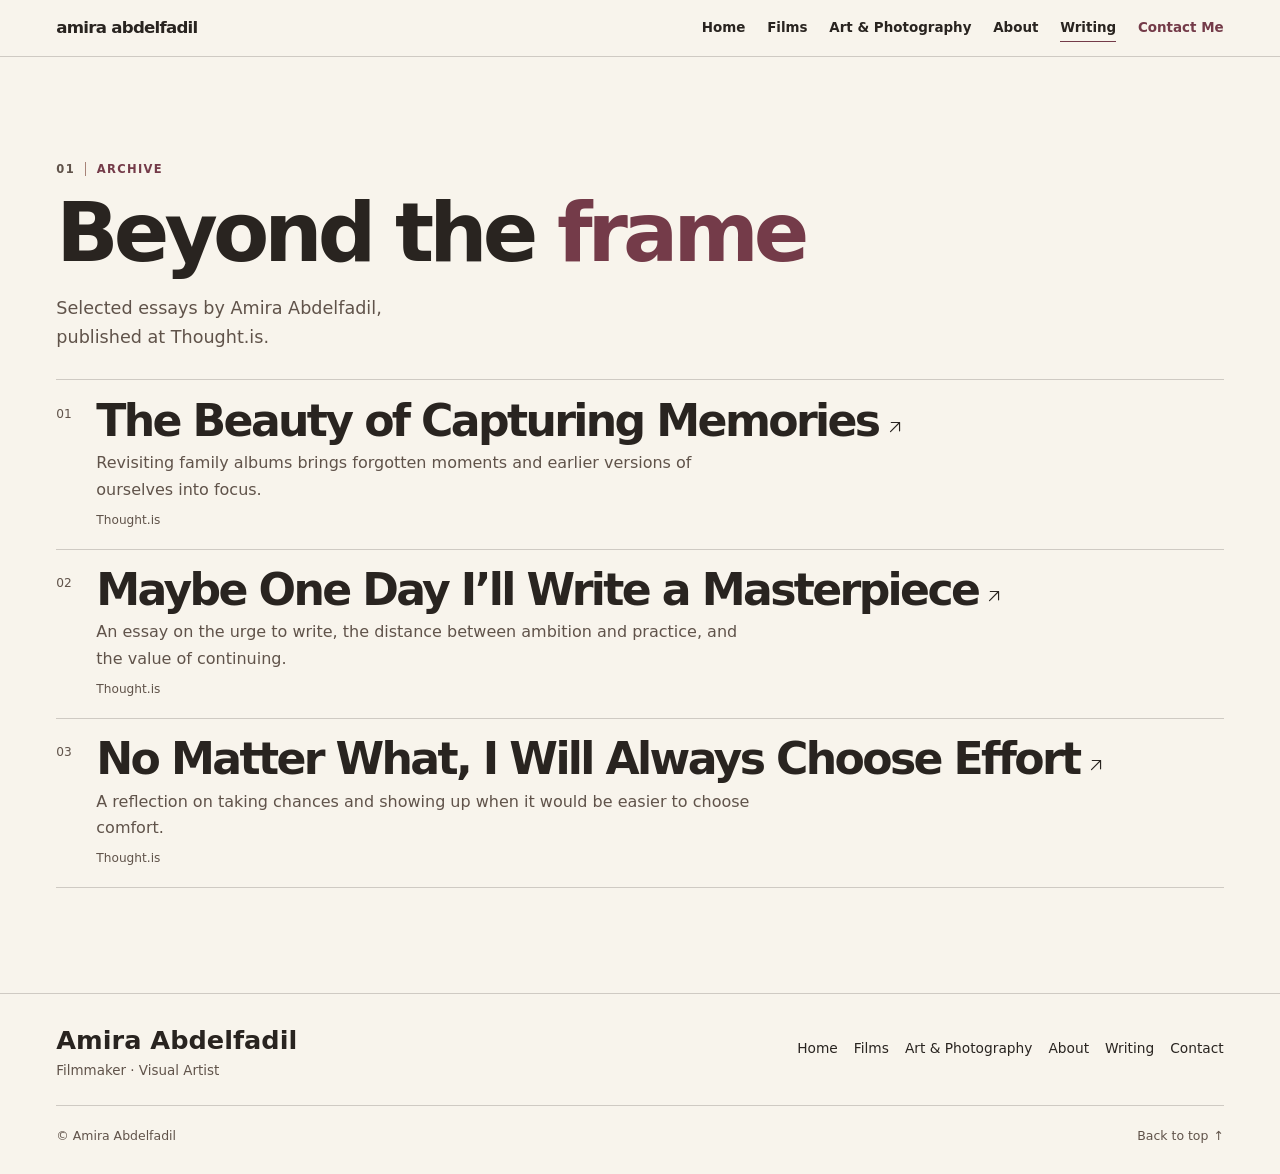
<file: writing.html>
<!doctype html>
<html lang="en" dir="ltr">
<head>
  <meta charset="utf-8">
  <meta name="viewport" content="width=device-width, initial-scale=1">
  <meta name="theme-color" content="#f8f4ec">
  <title>Writing | Amira Abdelfadil</title>
  <meta name="description" content="Selected essays by Amira Abdelfadil on memory, writing, and taking chances.">
  <link rel="canonical" href="https://supergreatwin.github.io/amira-portfolio/writing.html">
  <meta property="og:type" content="website">
  <meta property="og:locale" content="en_US">
  <meta property="og:url" content="https://supergreatwin.github.io/amira-portfolio/writing.html">
  <meta property="og:title" content="Writing | Amira Abdelfadil">
  <meta property="og:description" content="Selected essays by Amira Abdelfadil on memory, writing, and taking chances.">
  <meta property="og:image" content="https://supergreatwin.github.io/amira-portfolio/assets/mamina-02.jpg">
  <meta property="og:image:alt" content="Two women talk on a balcony overlooking Cairo">
  <meta name="twitter:card" content="summary_large_image">
  <link rel="stylesheet" href="style.css?v=6268190207d0">
  <script src="site.js?v=b0a4cb719ae1" defer></script>
  <script type="application/ld+json">{"@context":"https://schema.org","url":"https://supergreatwin.github.io/amira-portfolio/writing.html","@type":"ItemList","itemListElement":[{"@type":"ListItem","position":1,"item":{"@type":"Article","headline":"The Beauty of Capturing Memories","url":"https://thought.is/the-beauty-of-capturing-memories/","author":{"@id":"https://supergreatwin.github.io/amira-portfolio/#amira"}}},{"@type":"ListItem","position":2,"item":{"@type":"Article","headline":"Maybe One Day I’ll Write a Masterpiece","url":"https://thought.is/maybe-one-day-ill-write-a-masterpiece/","author":{"@id":"https://supergreatwin.github.io/amira-portfolio/#amira"}}},{"@type":"ListItem","position":3,"item":{"@type":"Article","headline":"No Matter What, I Will Always Choose Effort","url":"https://thought.is/no-matter-what-i-will-always-choose-effort/","author":{"@id":"https://supergreatwin.github.io/amira-portfolio/#amira"}}}]}</script>
</head>
<body id="top">
  <a class="skip-link" href="#main">Skip to content</a>
  <svg class="symbols" xmlns="http://www.w3.org/2000/svg" aria-hidden="true">
  <symbol id="arrow-external" viewBox="0 0 24 24"><path d="M6 18 18 6M7 6h11v11"/></symbol>
  <symbol id="arrow-right" viewBox="0 0 24 24"><path d="M4 12h15m-6-6 6 6-6 6"/></symbol>
  <symbol id="arrow-left" viewBox="0 0 24 24"><path d="M20 12H5m6-6-6 6 6 6"/></symbol>
  <symbol id="close-icon" viewBox="0 0 24 24"><path d="m6 6 12 12M18 6 6 18"/></symbol>
  <symbol id="expand-icon" viewBox="0 0 24 24"><path d="M9 4H4v5m11-5h5v5M4 15v5h5m11-5v5h-5"/></symbol>
  <symbol id="instagram" viewBox="0 0 24 24"><rect x="3" y="3" width="18" height="18" rx="5"/><circle cx="12" cy="12" r="4"/><circle class="icon-fill" cx="17.4" cy="6.7" r="1"/></symbol>
  <symbol id="tiktok" viewBox="0 0 24 24"><path class="icon-fill" d="M14 2h3c.4 2.3 1.8 3.7 4 4v3.2c-1.5 0-2.8-.4-4-1.2v7.1a6 6 0 1 1-6-6v3.2a2.9 2.9 0 1 0 2.9 2.8z"/></symbol>
  <symbol id="linkedin" viewBox="0 0 24 24"><rect x="3" y="3" width="18" height="18" rx="2"/><path d="M8 10v7m4 0v-7m0 3a2.5 2.5 0 0 1 5 0v4"/><circle class="icon-fill" cx="8" cy="7" r=".9"/></symbol>
</svg>
  <header class="topbar"><div class="shell nav-inner">
    <a class="brand" href="index.html" aria-label="Amira Abdelfadil, home">amira abdelfadil</a>
    <div class="nav-actions"><nav class="nav-shortcuts" aria-label="Quick links"><a href="index.html#work">Films</a><a href="contact.html" class="nav-contact">Contact Me</a></nav><button class="menu-toggle" type="button" aria-label="Menu" aria-expanded="false" aria-controls="navigation-panel" hidden><span class="menu-icon" aria-hidden="true"><span></span><span></span><span></span></span></button></div>
    <div class="nav-panel" id="navigation-panel"><div><nav aria-label="Primary"><a href="index.html#top">Home</a><a href="index.html#work" class="nav-wide-only">Films</a><a href="art.html">Art &amp; Photography</a><a href="about.html">About</a><a href="writing.html" aria-current="page">Writing</a><a href="contact.html" class="nav-contact nav-wide-only">Contact Me</a></nav></div></div>
  </div><div class="read-progress" aria-hidden="true"></div></header>
  <main id="main" tabindex="-1">
  <section class="shell section inner-page"><p class="section-tag"><span aria-hidden="true">01</span>Archive</p><h1>Beyond the <em>frame</em></h1><p class="section-intro">Selected essays by Amira Abdelfadil, published at Thought.is.</p><div class="essay-list"><article class="essay"><span class="folio" aria-hidden="true">01</span><div><h3><a class="essay-title" href="https://thought.is/the-beauty-of-capturing-memories/" target="_blank" rel="noopener noreferrer">The Beauty of Capturing Memories <svg class="icon" aria-hidden="true"><use href="#arrow-external"/></svg></a></h3><p>Revisiting family albums brings forgotten moments and earlier versions of ourselves into focus.</p><p class="film-meta">Thought.is</p></div></article><article class="essay"><span class="folio" aria-hidden="true">02</span><div><h3><a class="essay-title" href="https://thought.is/maybe-one-day-ill-write-a-masterpiece/" target="_blank" rel="noopener noreferrer">Maybe One Day I’ll Write a Masterpiece <svg class="icon" aria-hidden="true"><use href="#arrow-external"/></svg></a></h3><p>An essay on the urge to write, the distance between ambition and practice, and the value of continuing.</p><p class="film-meta">Thought.is</p></div></article><article class="essay"><span class="folio" aria-hidden="true">03</span><div><h3><a class="essay-title" href="https://thought.is/no-matter-what-i-will-always-choose-effort/" target="_blank" rel="noopener noreferrer">No Matter What, I Will Always Choose Effort <svg class="icon" aria-hidden="true"><use href="#arrow-external"/></svg></a></h3><p>A reflection on taking chances and showing up when it would be easier to choose comfort.</p><p class="film-meta">Thought.is</p></div></article></div></section>
  </main>
  <footer class="footer"><div class="shell footer-inner">
    <div><p class="footer-name">Amira Abdelfadil</p><p>Filmmaker · Visual Artist</p></div>
    <nav aria-label="Footer"><a href="index.html#top">Home</a><a href="index.html#work">Films</a><a href="art.html">Art &amp; Photography</a><a href="about.html">About</a><a href="writing.html" aria-current="page">Writing</a><a href="contact.html" class="nav-contact">Contact</a></nav>
    <div class="footer-base"><span>© Amira Abdelfadil</span><a href="#top">Back to top <span aria-hidden="true">↑</span></a></div>
  </div></footer>
  <dialog class="lightbox" aria-labelledby="lightbox-title">
  <div class="lightbox-toolbar"><h2 id="lightbox-title">Image viewer</h2><p class="lightbox-count" aria-live="polite"></p><button class="round-button" type="button" data-close aria-label="Close image viewer"><svg class="icon" aria-hidden="true"><use href="#close-icon"/></svg></button></div>
  <div class="lightbox-stage"><button class="round-button" type="button" data-step="-1" aria-label="Previous image"><svg class="icon" aria-hidden="true"><use href="#arrow-left"/></svg></button><figure><img alt="" draggable="false"><figcaption></figcaption></figure><button class="round-button" type="button" data-step="1" aria-label="Next image"><svg class="icon" aria-hidden="true"><use href="#arrow-right"/></svg></button></div>
</dialog>
</body>
</html>
</file>
<file: home.css>
:root {
  color-scheme: light;
  --espresso: #292420;
  --ivory: #f8f4ec;
  --latte: #e9dcc9;
  --beige: #d7c3a7;
  --burgundy: #784a50;
  --plum: #743b49;
  --surface: #fffcf7;
  --text: var(--espresso);
  --muted: #62554a;
  --accent: var(--plum);
  --accent-text: var(--ivory);
  --line: #29242026;
  --font: -apple-system, BlinkMacSystemFont, "Segoe UI", system-ui, sans-serif;
  --edge: clamp(1.25rem, 4.5vw, 4.5rem);
  --gutter: max(var(--edge), calc((100% - 72rem) / 2));
  --header-height: 3.5rem;
  --radius: clamp(1.15rem, 2.3vw, 1.85rem);
  --ease: cubic-bezier(.2,.75,.25,1);
}

*, *::before, *::after { box-sizing: border-box; }
html { scroll-behavior: smooth; scroll-padding-top: calc(var(--header-height) + 1rem); }
body { margin: 0; background: var(--ivory); color: var(--text); font: 1rem/1.55 var(--font); }
body:has(dialog[open]) { overflow: hidden; }
a { color: inherit; text-decoration: none; }
button { color: inherit; font: inherit; cursor: pointer; }
button, a { -webkit-tap-highlight-color: transparent; }
:focus-visible { outline: 2px solid var(--accent); outline-offset: 4px; }
::selection { background: var(--accent); color: var(--accent-text); }
img { display: block; max-width: 100%; }
p, h1, h2, h3, h4, dl, dd, figure { margin: 0; }
[hidden], .symbols { display: none !important; }
.icon { width: 1.05rem; height: 1.05rem; fill: none; stroke: currentColor; stroke-width: 1.6; stroke-linecap: round; stroke-linejoin: round; flex: none; }
.eyebrow { font-size: .73rem; font-weight: 650; line-height: 1.4; letter-spacing: .09em; text-transform: uppercase; }
.skip-link { position: fixed; z-index: 20; inset: .65rem auto auto .65rem; padding: .65rem 1rem; border-radius: 1.5rem; color: var(--ivory); background: var(--burgundy); transform: translateY(-180%); }
.skip-link:focus { transform: none; }

.topbar {
  position: sticky;
  inset: 0 0 auto;
  z-index: 5;
  height: var(--header-height);
  display: grid;
  grid-template-columns: 1fr auto 1fr;
  align-items: center;
  padding-inline: var(--gutter);
  border-bottom: 1px solid var(--line);
  background: #f8f4ecf2;
  backdrop-filter: blur(18px);
  transition: box-shadow .3s;
}
.topbar.scrolled { box-shadow: 0 4px 20px #2924200e; }
.brand { display: inline-flex; min-height: 2.75rem; align-items: center; justify-self: start; font-size: clamp(.88rem, 1.4vw, 1.04rem); font-weight: 700; letter-spacing: -.045em; white-space: nowrap; }
.topbar nav { display: flex; align-items: center; gap: clamp(.8rem, 3.2vw, 2.65rem); }
.topbar nav a, .topbar-end { display: inline-flex; align-items: center; min-height: 2.75rem; font-size: .83rem; font-weight: 540; white-space: nowrap; color: var(--muted); transition: color .2s; }
.topbar a:hover, .topbar a[aria-current] { color: var(--accent); }
.topbar a[aria-current] { text-decoration: underline; text-decoration-thickness: 1px; text-underline-offset: .32rem; }
.nav-actions { display: flex; justify-self: end; align-items: center; gap: .65rem; }
.films-shortcut, .menu-toggle { display: none; }
.menu-toggle { place-items: center; inline-size: 2.75rem; block-size: 2.75rem; padding: 0; border: 1px solid var(--line); border-radius: 50%; background: none; }
.menu-toggle .icon { grid-area: 1 / 1; width: 1.15rem; height: 1.15rem; }
.menu-close, .menu-toggle[aria-expanded="true"] .menu-lines { visibility: hidden; }
.menu-toggle[aria-expanded="true"] .menu-close { visibility: visible; }
.read-progress { position: absolute; inset: auto 0 -1px; height: 1px; background: var(--accent); transform: scaleX(var(--progress, 0)); transform-origin: left; }

.hero {
  padding: clamp(3.4rem, 6.3vw, 6.3rem) var(--edge) 0;
  text-align: center;
}
.hero-content { margin: 0 auto clamp(2.4rem, 4.8vw, 4.25rem); }
.hero-kicker { color: var(--burgundy); }
.hero-kicker span { margin-inline: .3rem; }
.hero h1 {
  margin: .45rem auto .8rem;
  font-size: min(8.15vw, 7.5rem);
  font-weight: 690;
  line-height: .98;
  letter-spacing: -.062em;
  word-spacing: .035em;
  white-space: nowrap;
}
.hero h1::selection { background: var(--latte); color: var(--espresso); }
.hero-intro {
  color: var(--muted);
  margin-inline: auto;
  max-width: 34ch;
  font-size: clamp(1.08rem, 2vw, 1.54rem);
  font-weight: 530;
  line-height: 1.35;
  letter-spacing: -.023em;
  text-wrap: balance;
}
.hero-actions { display: flex; flex-wrap: wrap; justify-content: center; gap: .6rem; margin-top: 1.5rem; }
.pill {
  min-height: 2.75rem;
  display: inline-flex;
  gap: .45rem;
  align-items: center;
  justify-content: center;
  padding: .55rem 1.1rem;
  border: 1px solid var(--accent);
  border-radius: 999px;
  background: var(--accent);
  color: var(--accent-text);
  font-size: .9rem;
  font-weight: 620;
  transition: background .24s, border-color .24s, color .24s;
}
.pill:hover { background: var(--espresso); border-color: var(--espresso); }
.pill-secondary { background: transparent; color: var(--accent); }
.pill-secondary:hover { background: var(--accent); border-color: var(--accent); color: var(--accent-text); }
.pill .icon { width: .9rem; height: .9rem; }
.hero-media {
  position: relative;
  isolation: isolate;
  overflow: hidden;
  width: min(100%, 82rem);
  height: clamp(21rem, 40vw, 34rem);
  margin-inline: auto;
  border-radius: var(--radius);
  background: var(--espresso);
}
.hero-visual { position: absolute; inset: 0; transform: translate3d(var(--drift-x, 0), var(--drift-y, 0), 0) scale(1.12); }
.hero-visual img { width: 100%; height: 100%; object-fit: cover; object-position: 53% 57%; }
.frame-credit {
  position: absolute;
  bottom: .85rem;
  right: .85rem;
  color: var(--ivory);
  background: var(--espresso);
  border-radius: 999px;
  padding: .3rem .65rem;
  font-size: .64rem;
  font-weight: 550;
}

.section { padding: clamp(4rem, 8vw, 8rem) var(--gutter); }
.section-tag { color: var(--accent); }
.section-heading { display: flex; justify-content: space-between; align-items: end; gap: 1.1rem; margin: .5rem 0 1.9rem; }
.display {
  font-size: clamp(2.5rem, 5.5vw, 5.6rem);
  font-weight: 680;
  line-height: 1;
  letter-spacing: -.067em;
  text-wrap: balance;
}
.display em { font-style: normal; color: var(--accent); }
.view-switch { display: flex; align-items: center; flex: none; gap: .18rem; border: 1px solid var(--line); border-radius: 999px; padding: .2rem; background: var(--latte); }
.view-switch button {
  display: flex;
  align-items: center;
  justify-content: center;
  min-height: 2.3rem;
  gap: .35rem;
  padding: .25rem .75rem;
  border: 0;
  border-radius: 999px;
  background: transparent;
  color: var(--muted);
  font-size: .8rem;
  font-weight: 620;
  transition: background .25s, color .25s;
}
.view-switch .icon { width: .88rem; height: .88rem; }
.view-switch button:hover { color: var(--accent); }
.view-switch button[aria-pressed="true"] { color: var(--accent-text); background: var(--accent); }

.film-grid { display: grid; grid-template-columns: repeat(5, minmax(0, 1fr)); gap: clamp(.75rem, 1.4vw, 1.25rem); }
.film-card { display: flex; min-width: 0; }
.film-link {
  display: flex;
  flex-direction: column;
  width: 100%;
  min-width: 0;
  overflow: hidden;
  border: 1px solid var(--line);
  border-radius: var(--radius);
  background: var(--surface);
  transition: box-shadow .35s var(--ease), border-color .35s;
}
.film-link:hover, .film-link:focus-visible { border-color: #784a5066; box-shadow: 0 12px 32px #29242010; }
.film-image { position: relative; aspect-ratio: 5 / 7; overflow: hidden; background: var(--latte); }
.film-image img { width: 100%; height: 100%; object-fit: contain; }
.film-no { display: none; }
.film-caption { display: flex; flex: 1; justify-content: space-between; gap: .5rem; align-items: start; padding: clamp(.7rem, 1.35vw, 1.1rem); }
.film-caption .eyebrow { color: var(--muted); font-size: .65rem; letter-spacing: .055em; }
.film-caption p span { color: var(--accent); }
.film-caption h3 { margin-top: .3rem; font-size: clamp(1.12rem, 1.65vw, 1.5rem); font-weight: 670; line-height: 1.14; letter-spacing: -.035em; }
.film-caption .icon-circle { width: 1.8rem; height: 1.8rem; }
.film-caption .icon { width: .85rem; height: .85rem; }
.icon-circle {
  display: inline-grid;
  place-items: center;
  flex: none;
  width: 2.5rem;
  height: 2.5rem;
  padding: 0;
  border: 1px solid transparent;
  border-radius: 50%;
  color: var(--accent);
  background: var(--latte);
  transition: color .25s, background .25s, border-color .25s;
}
.film-link:hover .icon-circle, .film-link:focus-visible .icon-circle, .essay:hover .icon-circle, button.icon-circle:hover { color: var(--accent-text); background: var(--accent); }
.film-grid[data-layout="index"] { grid-template-columns: 1fr; gap: .55rem; }
.film-grid[data-layout="index"] .film-link { display: grid; grid-template-columns: clamp(3rem, 8vw, 4.2rem) minmax(0, 1fr); gap: clamp(.65rem, 1.5vw, 1.4rem); align-items: center; padding: .45rem; border-radius: 1rem; }
.film-grid[data-layout="index"] .film-image { border-radius: .55rem; }
.film-grid[data-layout="index"] .film-caption { align-items: center; padding: .25rem .45rem .25rem 0; }
.film-grid[data-layout="index"] .film-no { display: block; position: absolute; bottom: .2rem; left: .2rem; padding: .12rem .27rem; border-radius: .25rem; color: var(--ivory); background: var(--espresso); font-size: .57rem; }

.about { background: var(--latte); }
.about-grid, .writing-grid { display: grid; grid-template-columns: minmax(0, 1fr) minmax(0, 1fr); gap: clamp(1.75rem, 6vw, 6.75rem); margin-top: .75rem; }
.about-grid { grid-template-columns: minmax(0, 1fr) minmax(14rem, .72fr); grid-template-rows: auto 1fr; row-gap: 1.35rem; }
.about-title, .about-copy { grid-column: 1; }
.about-portrait { grid-column: 2; grid-row: 1 / 3; justify-self: end; width: min(100%, 22rem); height: auto; aspect-ratio: 4 / 5; object-fit: cover; border-radius: var(--radius); }
.about-title .display { max-width: 10ch; }
.arabic-name { width: fit-content; margin-bottom: .7rem; font-size: 1.08rem; color: var(--accent); }
.about-copy p { max-width: 56ch; color: var(--muted); font-size: clamp(1rem, 1.35vw, 1.15rem); line-height: 1.7; }
.about-copy p:first-child { color: var(--text); font-weight: 550; }
.about-copy p + p { margin-top: .9rem; }
.line-link {
  display: inline-flex;
  width: fit-content;
  min-height: 2.75rem;
  gap: .4rem;
  align-items: center;
  padding: 0;
  border: 0;
  background: transparent;
  color: var(--accent);
  font-size: .88rem;
  font-weight: 620;
  text-align: start;
}
.line-link:hover { text-decoration: underline; text-underline-offset: .22em; }
.line-link .icon { width: .86rem; height: .86rem; }
.about-copy .line-link { margin-top: .6rem; }
.writing { --muted: #51453c; background: var(--beige); }
.writing-grid { align-items: start; }
.writing-grid .display { max-width: 11ch; }
.section-deck { margin-top: 1.05rem; color: var(--muted); max-width: 33ch; }
.essay-list { padding: .2rem clamp(.85rem, 2.1vw, 1.65rem); border-radius: var(--radius); background: var(--ivory); }
.essay { display: grid; grid-template-columns: auto minmax(0, 1fr) auto; align-items: center; gap: clamp(.6rem, 1.35vw, 1.15rem); padding: .95rem 0; }
.essay + .essay { border-top: 1px solid var(--line); }
.essay > .eyebrow { color: var(--accent); }
.essay strong { display: block; font-size: clamp(1rem, 1.7vw, 1.36rem); font-weight: 650; line-height: 1.22; letter-spacing: -.027em; }
.essay strong + span { display: block; margin-top: .3rem; color: var(--muted); font-size: .66rem; }

.footer {
  --text: var(--ivory);
  --muted: var(--latte);
  --accent: #e7b7bc;
  --accent-text: var(--espresso);
  --line: #f8f4ec35;
  padding-block: clamp(3rem, 6vw, 6rem) 1rem;
  color: var(--text);
  background: var(--espresso);
}
.footer-main { display: flex; flex-wrap: wrap; align-items: end; justify-content: space-between; gap: .8rem 2.1rem; margin: .55rem 0 2.5rem; }
.footer .display { font-size: clamp(2.35rem, 4.9vw, 4.5rem); }
.footer-links { display: flex; flex-wrap: wrap; gap: 0 1.25rem; }
.footer-base { display: flex; align-items: center; flex-wrap: wrap; justify-content: space-between; gap: .2rem .75rem; padding-top: .6rem; border-top: 1px solid var(--line); color: var(--muted); font-size: .72rem; font-weight: 500; letter-spacing: 0; text-transform: none; }
.footer-base a { display: flex; align-items: center; gap: .4rem; min-height: 2.65rem; }
.footer-base a:hover, .mid-dot, .footer-base a span { color: var(--accent); }

.project-dialog {
  width: min(55rem, calc(100% - 1.5rem));
  max-height: calc(100% - 1.5rem);
  max-height: calc(100dvh - 1.5rem);
  margin: auto;
  padding: 0;
  border: 1px solid var(--line);
  border-radius: var(--radius);
  background: var(--ivory);
  color: var(--text);
  box-shadow: 0 24px 80px #29242036;
}
.project-dialog[open] { animation: panel-in .4s var(--ease) both; }
.project-dialog::backdrop { background: #292420c2; animation: fade-in .35s ease both; }
.dialog-bar, .dialog-bottom { display: flex; align-items: center; justify-content: space-between; gap: 1rem; padding: .45rem clamp(1rem, 4vw, 2.65rem); }
.dialog-bar { position: sticky; top: 0; z-index: 1; background: var(--ivory); color: var(--muted); border-bottom: 1px solid var(--line); }
.dialog-count { padding-left: .55rem; color: var(--accent); }
.film-details { display: grid; gap: 1rem; margin-top: 1.25rem; }
.film-detail { border: 1px solid var(--line); border-radius: var(--radius); background: var(--surface); }
.dialog-ready:not(:has(:target)), .dialog-ready .film-detail:not(:target) { display: none; }
.project-lead { display: grid; grid-template-columns: minmax(9rem, .5fr) minmax(0, 1fr); align-items: start; gap: clamp(1rem, 4vw, 2.45rem); padding: clamp(1rem, 4vw, 2.65rem); }
.project-poster { width: 100%; height: auto; border-radius: .85rem; }
.dialog-copy .eyebrow { color: var(--accent); }
.dialog-copy h3 { margin: .45rem 0 .85rem; font-size: clamp(1.9rem, 4.3vw, 3.4rem); font-weight: 680; line-height: 1.02; letter-spacing: -.06em; }
.dialog-copy h3 span { display: block; margin-top: .3rem; font: 500 .46em/1.3 var(--font); color: var(--muted); }
.dialog-copy h4, .film-stills h4 { margin-bottom: .35rem; font-size: .95rem; font-weight: 680; }
.dialog-copy p:not(.eyebrow) { max-width: 62ch; color: var(--muted); }
.dialog-copy dl { display: grid; gap: .8rem 1.5rem; grid-template-columns: repeat(auto-fit, minmax(min(100%, 13rem), 1fr)); border-top: 1px solid var(--line); padding-top: .9rem; margin-top: 1.25rem; }
.dialog-copy dt { color: var(--accent); font-size: .82rem; font-weight: 630; }
.dialog-copy dd { font-size: .93rem; }
.dialog-links { display: flex; flex-wrap: wrap; gap: .2rem 1rem; margin-top: .9rem; }
.dialog-bottom { border-top: 1px solid var(--line); flex-wrap: wrap; gap: 0 1rem; }
.film-stills { padding: 0 clamp(1rem, 4vw, 2.65rem) clamp(1rem, 4vw, 2.65rem); }
.still-grid { display: grid; grid-template-columns: repeat(2, minmax(0, 1fr)); gap: .65rem; }
.still-grid img { width: 100%; height: auto; aspect-ratio: 16 / 9; object-fit: contain; border-radius: .65rem; background: var(--latte); }

@keyframes panel-in {
  from { opacity: 0; transform: translateY(.95rem) scale(.99); }
  to { opacity: 1; transform: none; }
}
@keyframes screen-in {
  from { opacity: 0; clip-path: inset(5% round var(--radius)); }
  to { opacity: 1; clip-path: inset(0 round var(--radius)); }
}
@keyframes fade-in { from { opacity: 0; } to { opacity: 1; } }
.hero-content > * { animation: panel-in .7s var(--ease) both; }
.hero-content h1 { animation-delay: .055s; }
.hero-intro { animation-delay: .11s; }
.hero-actions { animation-delay: .16s; }
.hero-media { animation: screen-in 1s var(--ease) both; }

@media (max-width: 1030px) {
  .film-grid { grid-template-columns: repeat(3, minmax(0, 1fr)); }
}

@media (max-width: 720px) {
  .topbar { height: auto; min-height: var(--header-height); grid-template-columns: minmax(0, 1fr) auto; gap: 0 .6rem; }
  .topbar nav { grid-column: 1 / -1; grid-row: 2; flex-wrap: wrap; gap: 0 1rem; }
  .nav-actions { grid-column: 2; grid-row: 1; }
  .topbar.has-menu .films-shortcut { display: inline-flex; }
  .topbar.has-menu .menu-toggle { display: grid; }
  .topbar.has-menu nav { position: absolute; inset: 100% 0 auto; display: none; max-height: 65dvh; overflow-y: auto; padding: .55rem var(--gutter); background: var(--ivory); border-bottom: 1px solid var(--line); }
  .topbar.has-menu nav.open { display: grid; animation: fade-in .22s ease both; }
  .topbar.has-menu .nav-wide-only { display: none; }
  .about-grid, .writing-grid { grid-template-columns: 1fr; gap: 1.2rem; }
  .about-grid { grid-template-rows: none; }
  .about-portrait { grid-area: auto; justify-self: start; }
  .about-title .display, .writing-grid .display { max-width: none; text-wrap: initial; }
  .film-grid { grid-template-columns: repeat(2, minmax(0, 1fr)); }
}

@media (max-width: 540px) {
  :root { --header-height: 3.35rem; }
  .topbar { padding-inline: .8rem; }
  .nav-actions { gap: .55rem; }
  .topbar-end { font-size: .76rem; }
  .hero { padding-top: 3.4rem; }
  .hero h1 { font-size: 10vw; }
  .hero-intro { max-width: 27ch; }
  .hero-media { height: clamp(17.5rem, 86vw, 27rem); }
  .hero-visual img { object-position: 26% 55%; }
  .frame-credit { bottom: .6rem; right: .6rem; }
  .section-heading { flex-wrap: wrap; }
  .film-caption .icon-circle { display: none; }
  .project-lead { grid-template-columns: 1fr; }
  .project-poster { max-width: 12rem; justify-self: center; }
  .still-grid { grid-template-columns: 1fr; }
}

@media (prefers-reduced-motion: reduce) {
  html { scroll-behavior: auto; }
  *, *::before, *::after { animation: none !important; transition: none !important; }
  .hero-visual { transform: none; }
}
</file>
<file: style.css>
:root {
  color-scheme: light;
  --ivory: #f8f4ec;
  --latte: #e9dcc9;
  --ink: #292420;
  --burgundy: #743B49;
  --clay: #A78378;
  --muted: #60534a;
  --line: #29242033;
  --body: -apple-system, BlinkMacSystemFont, "Segoe UI", system-ui, sans-serif;
  --arabic: 'Noto Sans Arabic', 'Geeza Pro', Tahoma, sans-serif;
  --edge: clamp(1.25rem, 4.4vw, 4.5rem);
  --gap: clamp(.9rem, 2.5vw, 2.5rem);
  --header: 3.5rem;
  --ease: cubic-bezier(.22,.7,.24,1);
}
*, *::before, *::after { box-sizing: border-box; }
html { scroll-behavior: smooth; scroll-padding-block-start: calc(var(--header) + 1rem); }
body { margin: 0; background: var(--ivory); color: var(--ink); font: 400 1rem/1.65 var(--body); }
html:has(dialog[open]) { overflow: hidden; }
button, a { color: inherit; -webkit-tap-highlight-color: transparent; }
button { font: inherit; cursor: pointer; }
a { text-decoration: none; }
:focus-visible { outline: 2px solid var(--burgundy); outline-offset: 5px; }
::selection { color: var(--ivory); background: var(--burgundy); }
img, picture { display: block; max-width: 100%; }
img { width: 100%; height: auto; }
h1, h2, h3, p, figure, dl, dd { margin: 0; }
h1, h2, h3 { font: 680 1em/1 var(--body); letter-spacing: -.06em; }
h1 { font-size: clamp(2.55rem, 6.4vw, 6rem); }
h2 { font-size: clamp(2rem, 4.6vw, 4.5rem); }
h3 { font-size: clamp(1.55rem, 2.7vw, 2.5rem); }
h1 em, h2 em { color: var(--burgundy); font-style: normal; }
[lang="ar"] { font-family: var(--arabic); }
[hidden], .symbols { display: none !important; }
.icon { width: 1.13rem; height: 1.13rem; fill: none; stroke: currentColor; stroke-width: 1.55; stroke-linecap: round; stroke-linejoin: round; flex: none; }
.icon-fill { fill: currentColor; stroke: none; }
.shell { width: min(calc(100% - 2 * var(--edge)), 84rem); margin-inline: auto; }
.section { padding-block: clamp(3.75rem, 8.2vw, 8rem); }
.latte { background: var(--latte); }
.editorial-grid, .project-body { display: grid; grid-template-columns: repeat(12, minmax(0, 1fr)); gap: var(--gap); }
.editorial-grid > :first-child { grid-column: 1 / span 5; }
.editorial-grid > :last-child { grid-column: 7 / -1; }
.section-tag { display: flex; align-items: center; gap: .65rem; margin-block-end: 1rem; font-size: .72rem; font-weight: 650; line-height: 1.25; letter-spacing: .115em; text-transform: uppercase; color: var(--burgundy); }
.section-tag span { color: var(--muted); padding-inline-end: .65rem; border-inline-end: 1px solid var(--clay); }
.section-heading { display: flex; align-items: end; justify-content: space-between; gap: 1.1rem 2rem; margin-block-end: clamp(1.7rem, 4vw, 3.4rem); }
.section-heading > p, .section-intro { max-width: 36ch; color: var(--muted); }
.section-intro { margin-block-start: 1.25rem; font-size: 1.1rem; }
.prose { max-width: 67ch; color: var(--muted); }
.prose p + p { margin-block-start: 1rem; }
.prose > .line-link { margin-block-start: .9rem; }
figcaption { display: flex; align-items: baseline; justify-content: space-between; flex-wrap: wrap; gap: .25rem 1rem; margin-block-start: .55rem; color: var(--muted); font-size: .75rem; }
.line-link { display: inline-flex; align-items: center; min-height: 2.75rem; width: fit-content; gap: .44rem; color: var(--burgundy); font-size: .87rem; font-weight: 650; }
.line-link:hover { text-decoration: underline; text-underline-offset: .25em; }
.actions { display: flex; flex-wrap: wrap; align-items: center; gap: .65rem 1.1rem; margin-block-start: 1.35rem; }
.pill { display: inline-flex; align-items: center; justify-content: center; min-height: 2.75rem; padding: .45rem .9rem; gap: .45rem; border: 1px solid var(--burgundy); border-radius: 999px; color: var(--burgundy); font-size: .85rem; font-weight: 650; transition: background .2s, color .2s; }
.pill:hover { color: var(--ivory); background: var(--burgundy); }
.skip-link { position: fixed; top: .5rem; inset-inline-start: .5rem; z-index: 11; padding: .6rem .9rem; color: var(--ivory); background: var(--burgundy); transform: translateY(-160%); }
.skip-link:focus { transform: none; }

.topbar { position: sticky; top: 0; z-index: 5; background: var(--ivory); border-block-end: 1px solid var(--line); transition: background .28s var(--ease); }
.topbar.scrolled { background: #f2ebe1; }
.nav-inner { min-height: var(--header); display: flex; align-items: center; justify-content: space-between; gap: 1rem; }
.brand { font: 700 clamp(.88rem, 1.4vw, 1.04rem)/1 var(--body); letter-spacing: -.045em; white-space: nowrap; padding-block: .55rem; }
.nav-panel nav, .nav-shortcuts { display: flex; align-items: center; gap: clamp(.65rem, 1.7vw, 1.55rem); }
.topbar nav a { display: inline-flex; position: relative; align-items: center; white-space: nowrap; min-height: 2.75rem; font-size: .84rem; font-weight: 550; }
.topbar .nav-contact { color: var(--burgundy); }
.topbar nav a::after { position: absolute; content: ''; block-size: 1px; inset: auto 0 .47rem; background: var(--burgundy); transform: scaleX(0); transform-origin: left; transition: transform .24s var(--ease); }
.topbar nav a:hover::after, .topbar nav a[aria-current]::after { transform: scaleX(1); }
.nav-actions { display: none; }
.menu-toggle { display: grid; inline-size: 2.75rem; min-block-size: 2.75rem; place-items: center; padding: 0; border: 1px solid var(--line); border-radius: 50%; background: none; }
.menu-icon { display: grid; gap: 4px; inline-size: 1.15rem; }
.menu-icon > span { block-size: 1.5px; border-radius: 1px; background: currentColor; transition: transform .2s, opacity .2s; }
.menu-toggle[aria-expanded="true"] .menu-icon > :first-child { transform: translateY(5.5px) rotate(45deg); }
.menu-toggle[aria-expanded="true"] .menu-icon > :nth-child(2) { opacity: 0; }
.menu-toggle[aria-expanded="true"] .menu-icon > :last-child { transform: translateY(-5.5px) rotate(-45deg); }
.read-progress { position: absolute; inset: auto 0 -1px; height: 1px; background: var(--burgundy); transform: scaleX(var(--progress, 0)); transform-origin: left; pointer-events: none; }
.social-profiles { display: grid; grid-template-columns: repeat(3, minmax(0, 1fr)); gap: var(--gap); list-style: none; margin: 2rem 0 0; padding: 0; }
.social-profiles a { display: grid; grid-template-columns: auto minmax(0,1fr) auto; gap: .75rem; align-items: start; height: 100%; border-block: 1px solid var(--line); padding-block: 1.1rem; transition: color .2s, border-color .2s; }
.social-profiles a:hover { color: var(--burgundy); border-color: var(--burgundy); }
.social-profiles a > .icon { margin-block-start: .28rem; }
.social-profiles a > span { display: grid; overflow-wrap: anywhere; }
.social-profiles strong { font-size: .94rem; }
.social-profiles small, .social-profiles a > span > span { color: var(--muted); font-size: .83rem; }

.folio, .film-meta { color: var(--muted); font-size: .76rem; }
.folio { font-variant-numeric: tabular-nums; padding-block-start: .3rem; }
.film-meta { display: block; margin-block-start: .45rem; }
.arabic-title, .arabic-kicker { display: block; width: fit-content; color: var(--burgundy); font-size: 1rem; line-height: 1.8; }
.arabic-kicker { margin-block-end: .4rem; }
.image-link { position: relative; display: block; background: var(--latte); }
.image-link img { transition: opacity .25s; }
.image-link:hover img { opacity: .88; }
.image-expand { display: grid; position: absolute; inset: auto .55rem .55rem auto; place-items: center; width: 2.2rem; height: 2.2rem; border: 1px solid var(--line); background: var(--ivory); color: var(--burgundy); }
.about-preview, .about-page { align-items: center; }
.about-preview .prose, .about-page .prose { margin-block-start: 1rem; }
.about-preview figure, .about-page figure { width: min(100%, 25rem); justify-self: end; }
.essay-list { border-block-end: 1px solid var(--line); margin-block-start: 1.7rem; }
.essay { display: grid; grid-template-columns: 2.5rem minmax(0, 1fr); border-block-start: 1px solid var(--line); padding-block: 1.15rem; }
.essay h3 { font-size: clamp(1.6rem, 3.45vw, 3rem); }
.essay-title { display: inline-flex; align-items: baseline; gap: .45rem; }
.essay-title:hover { color: var(--burgundy); }
.essay p { max-width: 65ch; color: var(--muted); margin-block-start: .45rem; }

.contact-lead { margin-block-start: .9rem; font: 550 clamp(1.35rem, 3vw, 2.25rem)/1.2 var(--body); color: var(--burgundy); }
.contact-page .section-intro { max-width: 60ch; }
.contact-email { margin-block-start: .75rem; }
.footer { border-block-start: 1px solid var(--line); }
.footer-inner { display: grid; grid-template-columns: minmax(0, 1fr) minmax(0, 1fr); gap: 1.1rem var(--gap); padding-block: 2rem 1rem; }
.footer-name { font: 650 1.6rem/1.1 var(--body); }
.footer-name + p { font-size: .84rem; color: var(--muted); margin-block: .35rem; }
.footer nav { display: flex; flex-wrap: wrap; gap: .15rem 1rem; justify-content: flex-end; align-content: start; }
.footer nav a { font-size: .86rem; line-height: 2.75rem; }
.footer nav a:hover, .footer-base a:hover { color: var(--burgundy); }
.footer-base { grid-column: 1 / -1; display: flex; justify-content: space-between; align-items: center; gap: .45rem; border-block-start: 1px solid var(--line); padding-block-start: .5rem; font-size: .78rem; color: var(--muted); }
.footer-base a { min-height: 2.75rem; display: inline-flex; align-items: center; gap: .3rem; }

.inner-page { min-height: 53vh; }
.visual-group { margin-block-start: clamp(2.3rem, 5vw, 4rem); border-block-start: 1px solid var(--line); padding-block-start: 1.25rem; }
.visual-group h2, .project-gallery h2 { font-size: clamp(2.3rem, 4.6vw, 4.1rem); }
.visual-group .section-heading { margin-block-end: 1.35rem; }
.gallery-grid { display: grid; grid-template-columns: repeat(3, minmax(0,1fr)); gap: var(--gap); align-items: start; }
.gallery-grid img { max-height: 25rem; object-fit: contain; }
.back-link { margin-block-end: 1rem; }
.project { padding-block-start: clamp(1.5rem, 4vw, 3.5rem); }
.project-heading { margin-block-end: clamp(1.3rem, 3vw, 2.65rem); }
.project-heading .arabic-title { margin-block-start: .65rem; font-size: clamp(1rem, 3.4vw, 1.6rem); }
.project-heading .film-meta { font-size: .94rem; }
.project-hero img { max-height: min(65vh, 40rem); object-fit: contain; background: var(--ink); }
.project-body { margin-block-start: clamp(2rem, 5vw, 4.5rem); align-items: start; }
.project-poster { grid-column: 1 / span 4; max-width: 28rem; }
.project-copy { grid-column: 6 / -1; }
.project-copy h2 { color: var(--ink); font-size: clamp(2rem, 3.2vw, 3.5rem); margin-block-end: .7rem; }
.project-copy h2:not(:first-child) { margin-block-start: 1.75rem; }
.credits { display: grid; grid-template-columns: repeat(2, minmax(0,1fr)); gap: .75rem 1.2rem; }
.credits dt { font-size: .8rem; font-weight: 650; color: var(--burgundy); }
.credits dd { font-size: .94rem; }
.project-gallery { margin-block-start: clamp(2.8rem, 6vw, 5.8rem); }
.project-gallery h2 { margin-block-end: 1rem; }
.related { display: grid; grid-template-columns: repeat(2,minmax(0,1fr)); gap: 1rem; border-block-start: 1px solid var(--line); margin-block-start: clamp(2rem, 5vw, 4rem); padding-block-start: 1rem; }
.related a { min-height: 3rem; display: flex; flex-direction: column; gap: .35rem; }
.related a:last-child { text-align: end; align-items: end; }
.related span { display: flex; align-items: center; gap: .35rem; font-size: .84rem; color: var(--burgundy); }
.related strong { font: 650 clamp(1.25rem, 2.7vw, 2.2rem)/1.12 var(--body); }
.related a:hover strong { color: var(--burgundy); }

.lightbox { background: #28231f; color: var(--ivory); border: 1px solid #f6f1e94d; width: min(calc(100% - 1.1rem), 76rem); max-height: calc(100dvh - 1.1rem); padding: .5rem clamp(.55rem,2vw,1.5rem) .75rem; margin: auto; }
.lightbox[open] { animation: emerge .25s var(--ease) both; }
.lightbox::backdrop { background: #1d1916e8; }
.lightbox :focus-visible { outline-color: var(--latte); }
.lightbox-toolbar { display: flex; align-items: center; gap: .7rem; }
.lightbox-toolbar h2 { font: 650 .82rem/1.1 var(--body); margin-inline-end: auto; }
.lightbox-count { font-size: .78rem; color: var(--latte); }
.round-button { display: grid; place-items: center; width: 2.75rem; height: 2.75rem; background: transparent; border: 1px solid #f6f1e970; border-radius: 50%; }
.round-button:hover { background: #f6f1e920; }
.lightbox-stage { display: grid; grid-template-columns: auto minmax(0, 1fr) auto; align-items: center; justify-content: center; gap: clamp(.35rem, 1.6vw, 1.2rem); touch-action: pan-y pinch-zoom; }
.lightbox-stage figure { display: grid; justify-items: center; min-width: 0; grid-column: 2; grid-row: 1; }
.lightbox-stage img { width: min(100%, calc(var(--image-width, 1150px) * var(--image-scale, 1))); height: auto; max-height: min(72vh, calc(100dvh - 8rem)); object-fit: contain; }
.lightbox-stage figcaption { color: var(--latte); text-align: center; justify-content: center; }
.lightbox-stage [data-step="1"] { grid-column: 3; }
.lightbox-stage [data-step="-1"] { grid-column: 1; }
.lightbox-stage [data-step] { grid-row: 1; }


@media (max-width: 950px) {
  .topbar.has-menu .nav-inner { gap: .5rem; flex-wrap: wrap; }
  .topbar.has-menu .nav-actions { display: flex; align-items: center; gap: .55rem; margin-inline-start: auto; }
  .nav-shortcuts { gap: .65rem; }
  .topbar.has-menu .nav-panel { display: grid; grid-template-rows: 0fr; position: absolute; inset: 100% 0 auto; background: var(--ivory); visibility: hidden; opacity: 0; transition: grid-template-rows .25s var(--ease), opacity .2s, visibility .25s; gap: 0; }
  .topbar.has-menu .nav-panel.open { grid-template-rows: 1fr; visibility: visible; opacity: 1; border-block-end: 1px solid var(--line); }
  .topbar.has-menu .nav-panel > div { min-height: 0; overflow: hidden; max-height: 74dvh; }
  .topbar.has-menu .nav-panel.open > div { overflow: auto; }
  .topbar.has-menu .nav-panel nav { display: grid; gap: 0; padding: .65rem var(--edge); }
  .topbar.has-menu .nav-panel nav a { width: fit-content; font-size: 1rem; }
  .topbar.has-menu .nav-panel .nav-wide-only { display: none; }
  .topbar:not(.has-menu) .nav-inner { flex-wrap: wrap; }
  .topbar:not(.has-menu) .nav-panel nav { flex-wrap: wrap; }
}
@media (max-width: 720px) {
  :root { --header: 3.35rem; }
  .editorial-grid, .project-body { grid-template-columns: 1fr; min-height: 0; }
  .editorial-grid > :first-child, .editorial-grid > :last-child, .project-poster, .project-copy { grid-column: 1; }
  .section-heading { flex-wrap: wrap; align-items: start; }
  .about-preview figure, .about-page figure { justify-self: start; width: min(100%, 20rem); }
  .social-profiles, .footer-inner { grid-template-columns: 1fr; }
  .social-profiles { gap: 0; }
  .social-profiles li + li a { border-block-start: 0; }
  .footer nav { justify-content: start; }
  .project-poster { width: min(66%, 17rem); }
  .gallery-grid { grid-template-columns: repeat(2,minmax(0,1fr)); }
}
@media (max-width: 400px) {
  .topbar .nav-inner { width: calc(100% - 1.5rem); }
  .nav-shortcuts { gap: .45rem; }
  .credits { grid-template-columns: 1fr; }
  .lightbox-stage { grid-template-columns: 1fr 1fr; }
  .lightbox-stage figure { grid-column: 1 / -1; }
  .lightbox-stage [data-step="-1"] { grid-row: 2; justify-self: end; }
  .lightbox-stage [data-step="1"] { grid-row: 2; grid-column: 2; }
}
@media (prefers-reduced-motion: reduce) {
  html { scroll-behavior: auto; }
  *, *::before, *::after { animation: none !important; transition: none !important; }
}
</file>
